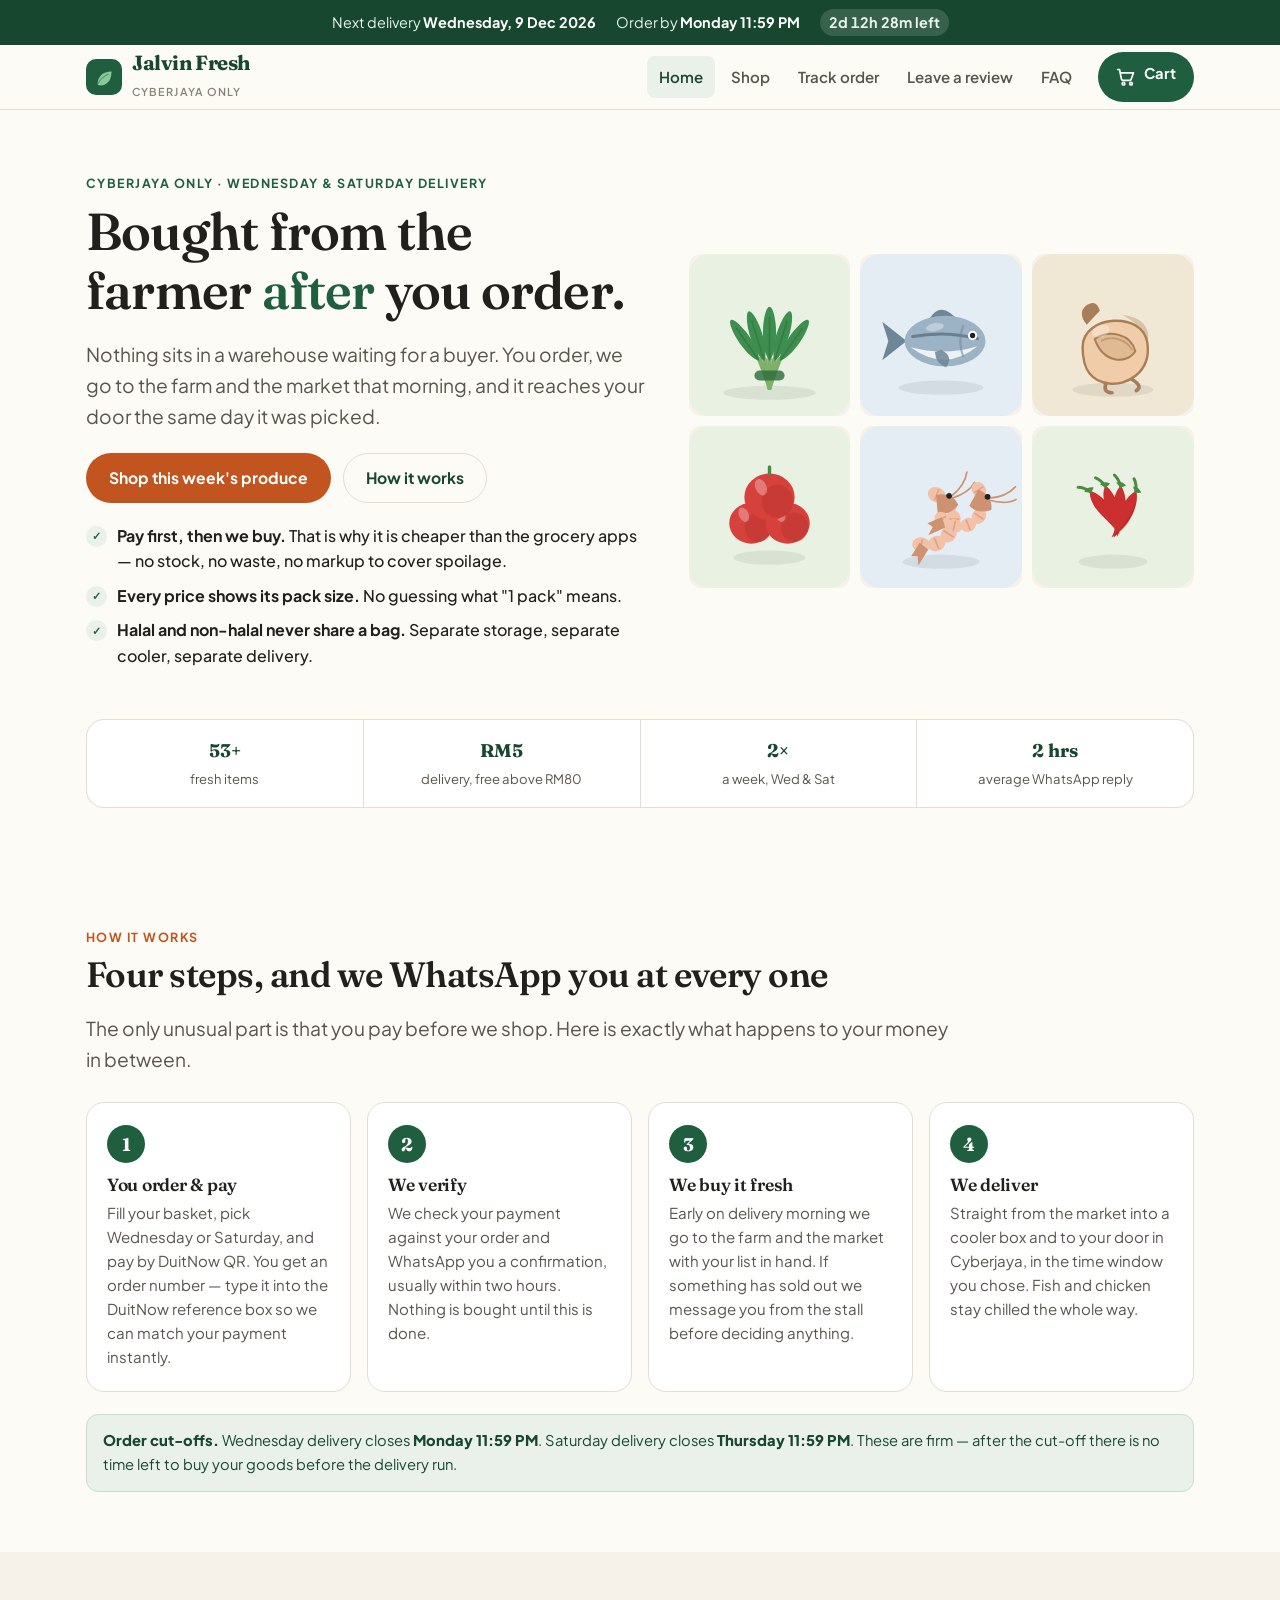
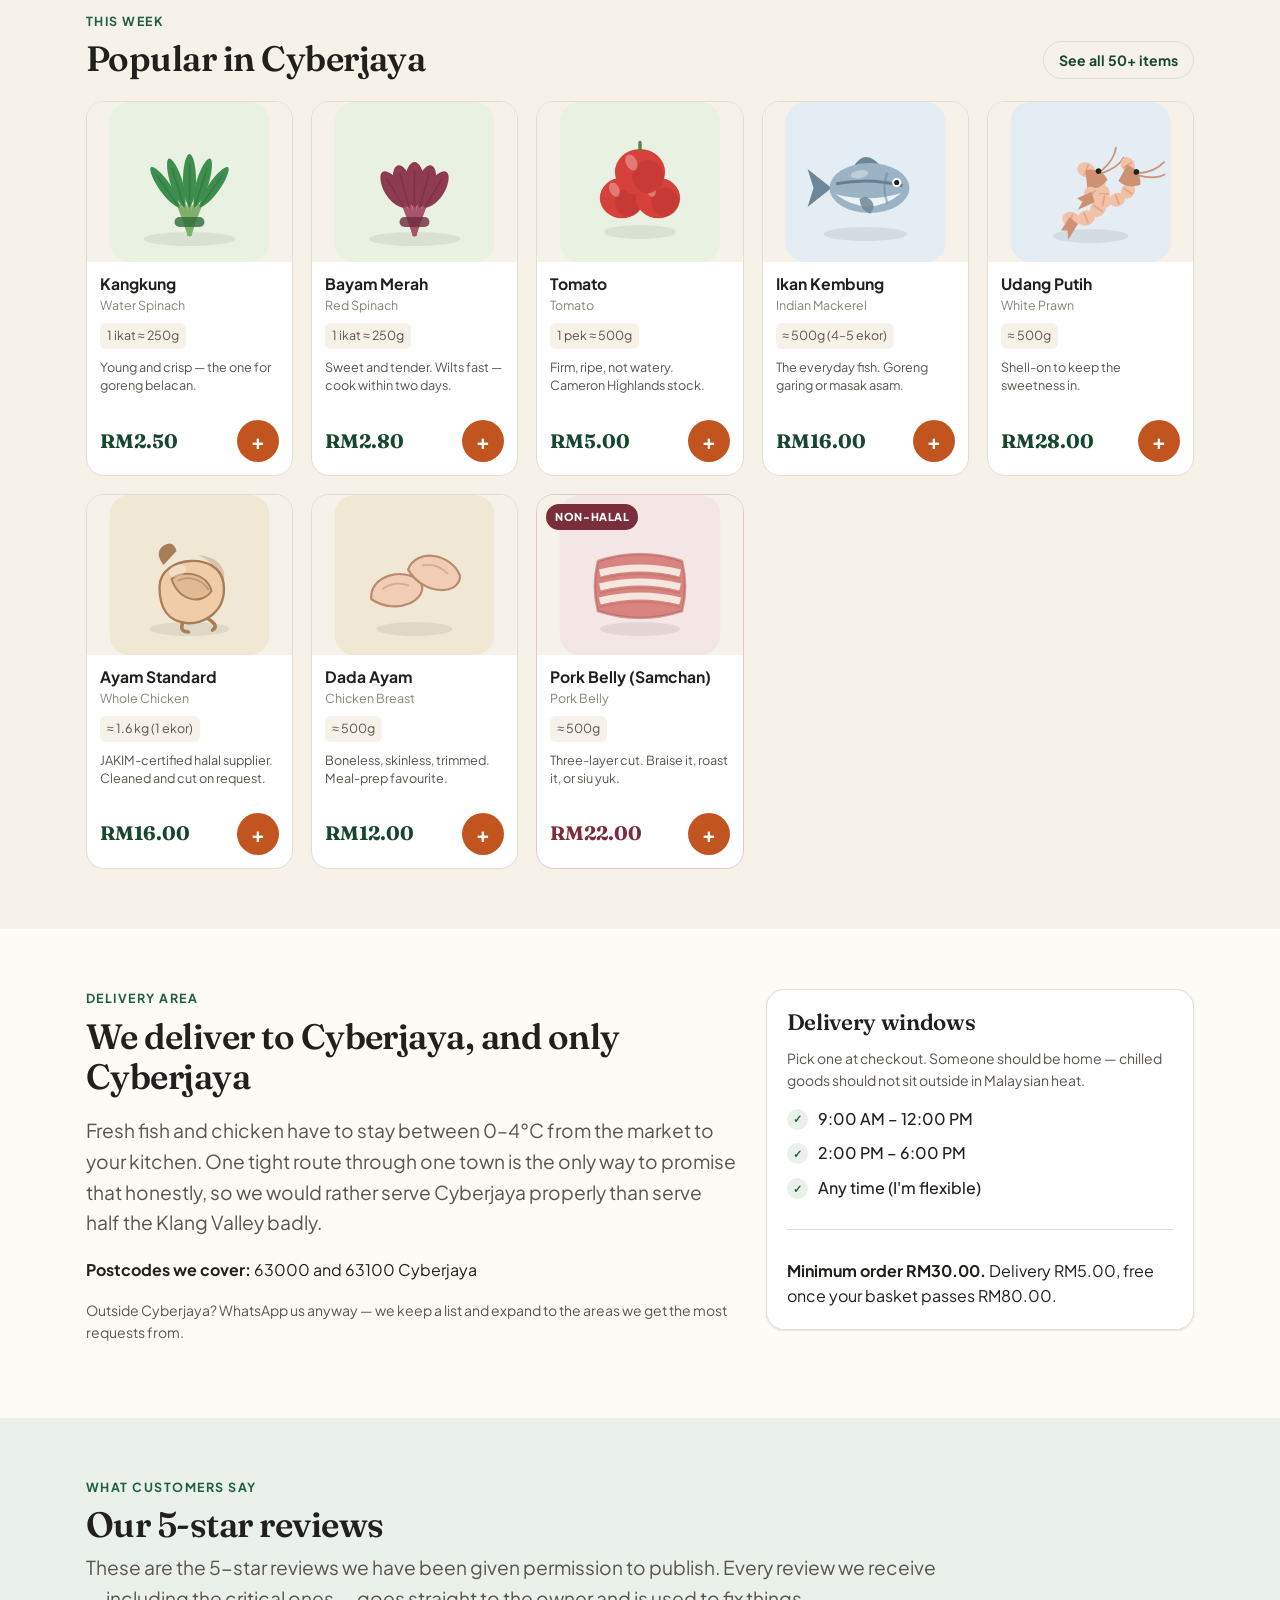
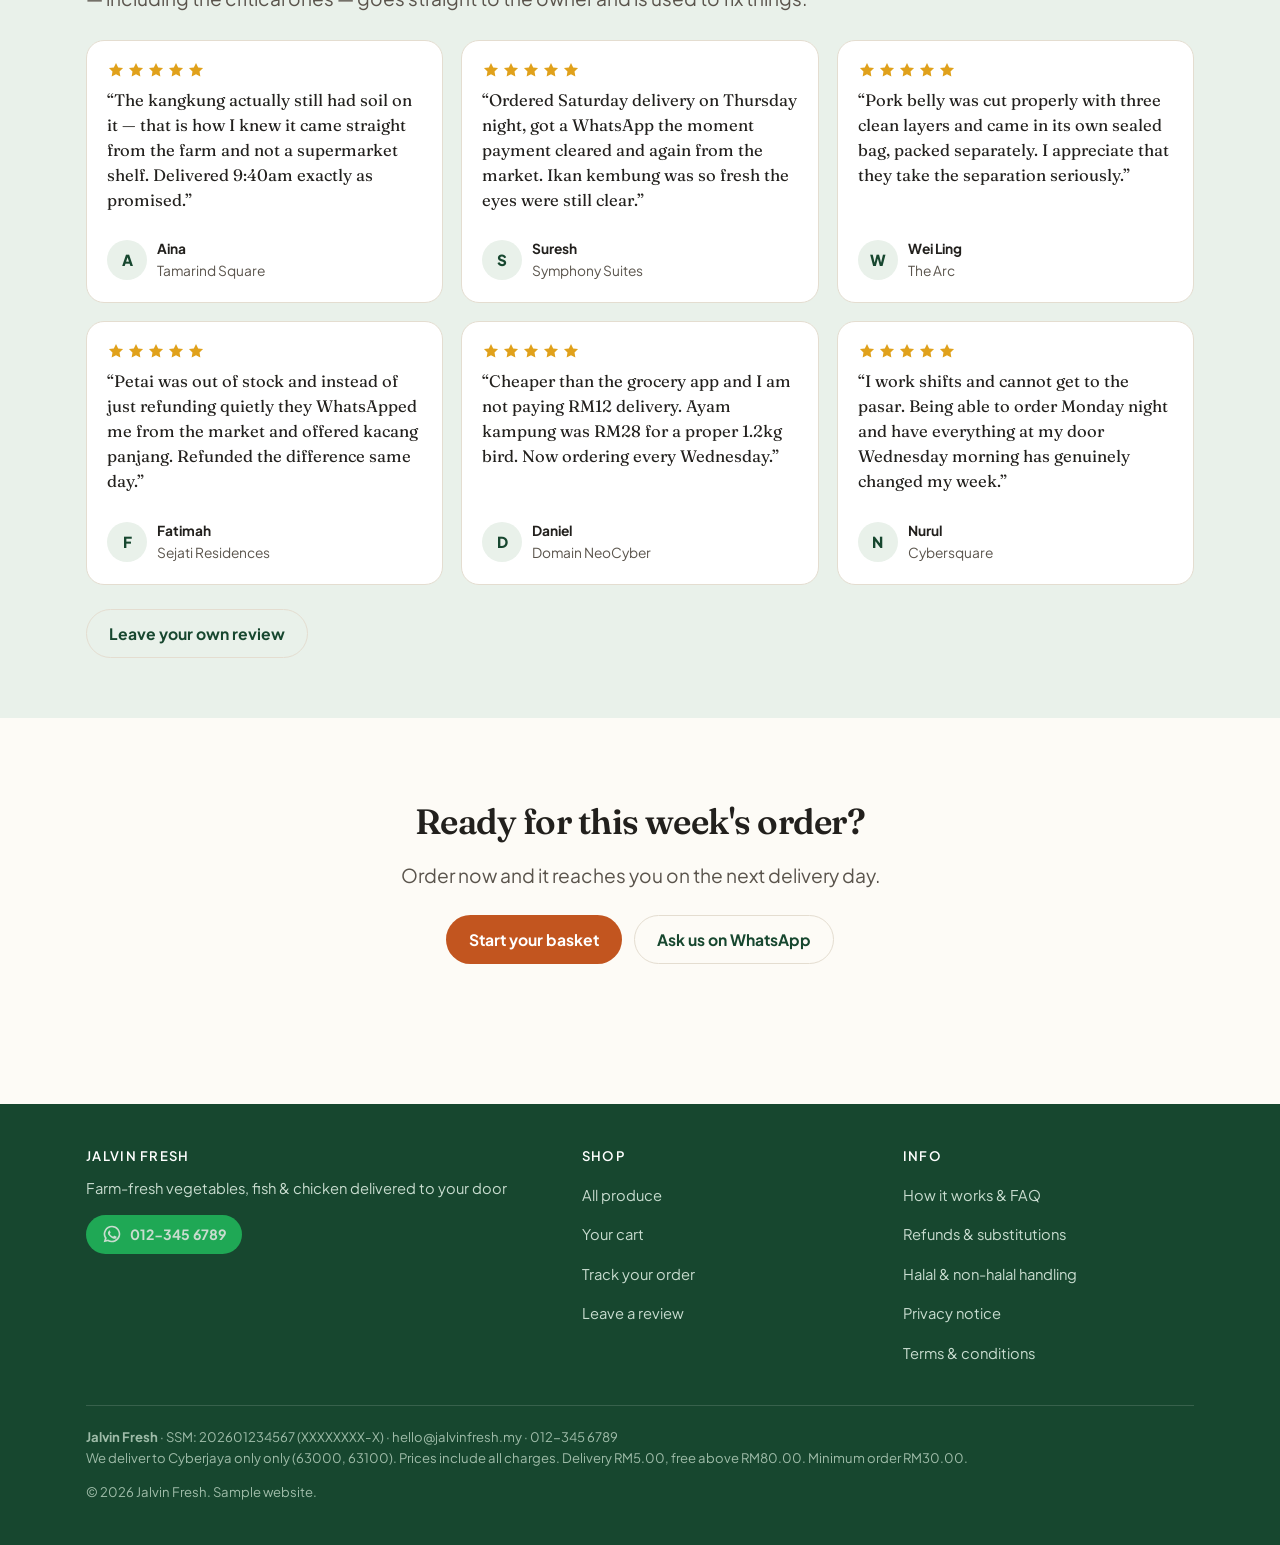
<file: index.html>
<!doctype html>
<html lang="en">
<head>
<meta charset="utf-8">
<meta name="viewport" content="width=device-width, initial-scale=1">
<title>Jalvin Fresh — Farm-fresh sayur, ikan &amp; ayam delivered in Cyberjaya</title>
<meta name="description" content="Order fresh vegetables, fish and halal chicken online in Cyberjaya. We buy from the farmer only after you order, so nothing sits in a warehouse. Delivered Wednesday and Saturday.">
<meta name="theme-color" content="#1F5F3F">
<link rel="icon" href="assets/img/favicon.svg" type="image/svg+xml">
<!-- Link preview card. Most customers will meet this site as a link pasted
     into a WhatsApp group, so the card is the first impression. -->
<meta property="og:type" content="website">
<meta property="og:title" content="Jalvin Fresh — farm-fresh groceries, Cyberjaya">
<meta property="og:description" content="Sayur, ikan and halal ayam bought fresh from the farmer after you order. Delivered Wednesday and Saturday. RM5 delivery, free above RM80.">
<meta property="og:image" content="assets/img/og-cover.svg">
<meta name="twitter:card" content="summary_large_image">
<link rel="stylesheet" href="assets/css/styles.css">
</head>
<body>
<div id="site-head"></div>

<main>
  <!-- HERO ------------------------------------------------------------- -->
  <section class="hero">
    <div class="wrap">
      <div class="hero__grid">
        <div>
          <p class="eyebrow">Cyberjaya only · Wednesday &amp; Saturday delivery</p>
          <h1>Bought from the farmer <em>after</em> you order.</h1>
          <p class="lede">Nothing sits in a warehouse waiting for a buyer. You order, we go to the
            farm and the market that morning, and it reaches your door the same day it was picked.</p>
          <div class="row" style="margin-top:22px">
            <a class="btn btn--primary" href="shop.html">Shop this week's produce</a>
            <a class="btn btn--ghost" href="#how">How it works</a>
          </div>
          <ul class="hero__points">
            <li><span class="tick">&#10003;</span><span><b>Pay first, then we buy.</b> That is why it is
              cheaper than the grocery apps — no stock, no waste, no markup to cover spoilage.</span></li>
            <li><span class="tick">&#10003;</span><span><b>Every price shows its pack size.</b> No
              guessing what "1 pack" means.</span></li>
            <li><span class="tick">&#10003;</span><span><b>Halal and non-halal never share a bag.</b>
              Separate storage, separate cooler, separate delivery.</span></li>
          </ul>
        </div>
        <div class="hero__art" id="hero-art" aria-hidden="true"></div>
      </div>
    </div>
  </section>

  <section class="section" style="padding-top:30px">
    <div class="wrap">
      <div class="trust">
        <div><b id="t-count">50+</b><span>fresh items</span></div>
        <div><b>RM5</b><span>delivery, free above RM80</span></div>
        <div><b>2&times;</b><span>a week, Wed &amp; Sat</span></div>
        <div><b>2 hrs</b><span>average WhatsApp reply</span></div>
      </div>
    </div>
  </section>

  <!-- HOW IT WORKS ------------------------------------------------------
       The pay-before-we-buy model is unusual. If it is not explained in the
       first screen or two, first-time visitors bounce. -->
  <section class="section" id="how">
    <div class="wrap">
      <p class="eyebrow alt">How it works</p>
      <h2>Four steps, and we WhatsApp you at every one</h2>
      <p class="lede" style="margin-bottom:28px">The only unusual part is that you pay before we
        shop. Here is exactly what happens to your money in between.</p>
      <div class="steps">
        <div class="step">
          <h3>You order &amp; pay</h3>
          <p>Fill your basket, pick Wednesday or Saturday, and pay by DuitNow QR. You get an order
            number — type it into the DuitNow reference box so we can match your payment instantly.</p>
        </div>
        <div class="step">
          <h3>We verify</h3>
          <p>We check your payment against your order and WhatsApp you a confirmation, usually within
            two hours. Nothing is bought until this is done.</p>
        </div>
        <div class="step">
          <h3>We buy it fresh</h3>
          <p>Early on delivery morning we go to the farm and the market with your list in hand. If
            something has sold out we message you from the stall before deciding anything.</p>
        </div>
        <div class="step">
          <h3>We deliver</h3>
          <p>Straight from the market into a cooler box and to your door in Cyberjaya, in the time
            window you chose. Fish and chicken stay chilled the whole way.</p>
        </div>
      </div>
      <div class="notice notice--info" style="margin-top:22px">
        <b>Order cut-offs.</b> Wednesday delivery closes <b>Monday 11:59 PM</b>. Saturday delivery
        closes <b>Thursday 11:59 PM</b>. These are firm — after the cut-off there is no time left to
        buy your goods before the delivery run.
      </div>
    </div>
  </section>

  <!-- POPULAR ------------------------------------------------------------ -->
  <section class="section" style="background:var(--surface-2)">
    <div class="wrap">
      <div class="row between" style="align-items:flex-end;margin-bottom:22px">
        <div>
          <p class="eyebrow">This week</p>
          <h2 style="margin:0">Popular in Cyberjaya</h2>
        </div>
        <a class="btn btn--ghost btn--sm" href="shop.html">See all 50+ items</a>
      </div>
      <div class="grid" id="popular"></div>
    </div>
  </section>

  <!-- DELIVERY AREA ------------------------------------------------------ -->
  <section class="section">
    <div class="wrap">
      <div class="two-col">
        <div>
          <p class="eyebrow">Delivery area</p>
          <h2>We deliver to Cyberjaya, and only Cyberjaya</h2>
          <p class="lede">Fresh fish and chicken have to stay between 0&ndash;4&deg;C from the market
            to your kitchen. One tight route through one town is the only way to promise that
            honestly, so we would rather serve Cyberjaya properly than serve half the Klang Valley
            badly.</p>
          <p><b>Postcodes we cover:</b> <span id="zone-codes"></span></p>
          <p class="muted small">Outside Cyberjaya? WhatsApp us anyway — we keep a list and expand to
            the areas we get the most requests from.</p>
        </div>
        <div class="card">
          <h3 style="margin-top:0">Delivery windows</h3>
          <p class="muted small" style="margin-bottom:14px">Pick one at checkout. Someone should be
            home — chilled goods should not sit outside in Malaysian heat.</p>
          <ul class="hero__points" style="margin:0" id="windows"></ul>
          <hr>
          <p style="margin:0"><b>Minimum order <span id="min-order"></span>.</b> Delivery
            <span id="del-fee"></span>, free once your basket passes <span id="free-above"></span>.</p>
        </div>
      </div>
    </div>
  </section>

  <!-- REVIEWS -------------------------------------------------------------
       Only 5-star reviews get published here, so the heading says so plainly.
       Implying these are all the reviews would be misleading. -->
  <section class="section" style="background:var(--green-tint)">
    <div class="wrap">
      <p class="eyebrow">What customers say</p>
      <h2 style="margin-bottom:.2em">Our 5-star reviews</h2>
      <p class="lede" style="margin-bottom:26px">These are the 5-star reviews we have been given
        permission to publish. Every review we receive — including the critical ones — goes straight
        to the owner and is used to fix things.</p>
      <div class="grid" id="reviews" style="grid-template-columns:repeat(auto-fill,minmax(280px,1fr))"></div>
      <div class="row" style="margin-top:24px">
        <a class="btn btn--ghost" href="review.html">Leave your own review</a>
      </div>
    </div>
  </section>

  <!-- FINAL CTA ---------------------------------------------------------- -->
  <section class="section-lg">
    <div class="wrap center">
      <h2>Ready for this week's order?</h2>
      <p class="lede" style="margin:0 auto 24px">Order now and it reaches you on the next
        delivery day.</p>
      <div class="row" style="justify-content:center">
        <a class="btn btn--primary" href="shop.html">Start your basket</a>
        <a class="btn btn--ghost" id="wa-hero" href="#" target="_blank" rel="noopener">Ask us on WhatsApp</a>
      </div>
    </div>
  </section>
</main>

<div id="site-foot"></div>

<script src="assets/js/config.js"></script>
<script src="data/products.js"></script>
<script src="data/reviews.js"></script>
<script src="assets/js/store.js"></script>
<script src="assets/js/catalogue.js"></script>
<script>
(function () {
  const S = window.Store, C = window.CONFIG;
  S.layout("index.html");

  const all = S.allProducts();

  // Hero collage — one recognisable item from each category.
  const heroIds = ["kangkung", "ikan-kembung", "ayam-standard",
                   "tomato", "udang-putih", "cili-merah"];
  document.getElementById("hero-art").innerHTML = heroIds
    .map(id => all.find(p => p.id === id))
    .filter(Boolean)
    .map(p => '<img src="' + S.esc(p.image) + '" alt="" width="160" height="160">')
    .join("");

  document.getElementById("t-count").textContent = all.length + "+";

  // Popular = a spread across all four categories, so the non-halal section is
  // visible from the homepage rather than hidden away.
  const picks = ["kangkung", "bayam", "tomato", "ikan-kembung", "udang-putih",
                 "ayam-standard", "dada-ayam", "pork-belly"];
  const popular = picks.map(id => all.find(p => p.id === id)).filter(Boolean);
  const host = document.getElementById("popular");
  window.Catalogue.render(host, popular);
  window.Catalogue.wire(host);

  document.getElementById("zone-codes").textContent =
    C.allowedPostcodes.join(" and ") + " " + C.allowedAreaName;
  document.getElementById("min-order").textContent = S.money(C.minimumOrder);
  document.getElementById("del-fee").textContent = S.money(C.deliveryFee);
  document.getElementById("free-above").textContent = S.money(C.freeDeliveryAbove);
  document.getElementById("windows").innerHTML = C.deliveryWindows
    .map(w => '<li><span class="tick">&#10003;</span><span>' + S.esc(w) + "</span></li>").join("");

  document.getElementById("wa-hero").href =
    S.waLink("Hi " + C.business.ownerName + "! I saw the Jalvin Fresh website and have a question.");

  const rv = (window.REVIEWS_DATA && window.REVIEWS_DATA.reviews) || [];
  document.getElementById("reviews").innerHTML = rv.slice(0, 6).map(r =>
    '<article class="review">' +
      S.starsHtml(r.stars) +
      '<p class="review__text">&ldquo;' + S.esc(r.text) + '&rdquo;</p>' +
      '<div class="row" style="gap:10px;margin-top:auto">' +
        '<span class="avatar">' + S.esc(r.name.charAt(0)) + "</span>" +
        '<span class="review__who"><b>' + S.esc(r.name) + "</b><br>" + S.esc(r.area) + "</span>" +
      "</div></article>").join("");
})();
</script>
</body>
</html>
</file>
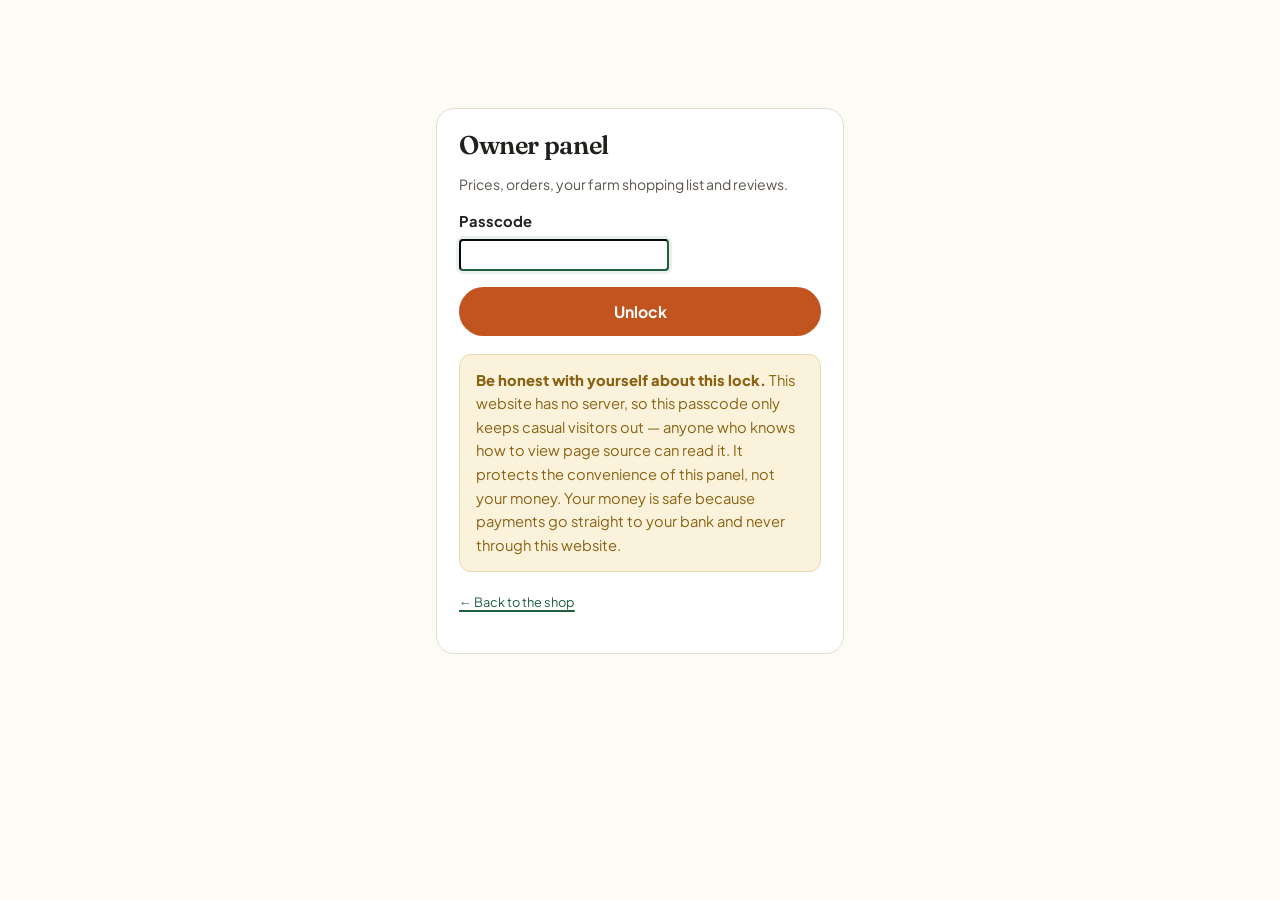
<file: admin.html>
<!doctype html>
<html lang="en">
<head>
<meta charset="utf-8">
<meta name="viewport" content="width=device-width, initial-scale=1">
<title>Owner panel — Jalvin Fresh</title>
<meta name="robots" content="noindex, nofollow">
<link rel="icon" href="assets/img/favicon.svg" type="image/svg+xml">
<link rel="stylesheet" href="assets/css/styles.css">
</head>
<body>

<!-- LOCK ------------------------------------------------------------- -->
<div id="lock" class="wrap" style="max-width:440px;padding-top:12vh">
  <div class="panel">
    <h1 style="font-size:1.6rem">Owner panel</h1>
    <p class="muted small">Prices, orders, your farm shopping list and reviews.</p>
    <form id="lock-form">
      <div class="field">
        <label for="pass">Passcode</label>
        <input type="password" id="pass" autocomplete="current-password" autofocus>
        <div class="err" id="pass-err"></div>
      </div>
      <button class="btn btn--primary btn--block" type="submit">Unlock</button>
    </form>
    <div class="notice notice--warn" style="margin-top:18px">
      <b>Be honest with yourself about this lock.</b> This website has no server, so this passcode
      only keeps casual visitors out — anyone who knows how to view page source can read it. It
      protects the convenience of this panel, not your money. Your money is safe because payments go
      straight to your bank and never through this website.
    </div>
    <p class="tiny muted" style="margin-top:14px"><a href="index.html" style="display:inline-block;padding:6px 0;min-height:24px">&larr; Back to the shop</a></p>
  </div>
</div>

<!-- PANEL ------------------------------------------------------------ -->
<div id="panel" hidden>
  <div class="site-head"><div class="wrap"><div class="site-head__inner">
    <a class="brand" href="index.html">
      <span class="brand__mark" style="color:#8FCF9F">
        <svg viewBox="0 0 24 24" fill="currentColor"><path d="M4 20c0-9 6-15 16-15 0 11-6 16-13 16-1 0-2 0-3-1z"/></svg>
      </span>
      <span><span class="brand__name">Owner panel</span><br>
      <span class="brand__sub">Jalvin Fresh</span></span>
    </a>
    <div class="row" style="margin-left:auto;gap:8px">
      <a class="btn btn--ghost btn--sm" href="index.html" target="_blank">View shop</a>
      <button class="btn btn--ghost btn--sm" id="lock-again">Lock</button>
    </div>
  </div></div></div>

  <div class="wrap section">
    <div id="dirty-banner"></div>

    <div class="tabs" role="tablist">
      <button role="tab" data-tab="products" aria-selected="true">Prices &amp; products</button>
      <button role="tab" data-tab="orders" aria-selected="false">Orders</button>
      <button role="tab" data-tab="farm" aria-selected="false">Farm list</button>
      <button role="tab" data-tab="reviews" aria-selected="false">Reviews</button>
      <button role="tab" data-tab="settings" aria-selected="false">Settings</button>
    </div>

    <!-- PRODUCTS ---------------------------------------------------- -->
    <section data-panel="products">
      <div class="row between" style="margin-bottom:14px">
        <div>
          <h2 style="margin:0">Prices &amp; products</h2>
          <p class="muted small" style="margin:4px 0 0">Change a price, mark something sold out, or
            add a new item. Nothing reaches your customers until you publish.</p>
        </div>
        <div class="row" style="gap:8px">
          <button class="btn btn--ghost btn--sm" id="p-revert">Undo all changes</button>
          <button class="btn btn--primary btn--sm" id="p-export">Publish &rarr; download products.js</button>
        </div>
      </div>

      <div class="notice notice--info" style="margin-bottom:16px">
        <b>How publishing works.</b> Edit the table below &rarr; click <b>Publish</b> &rarr; your
        browser downloads <code>products.js</code> &rarr; upload that file to your website's
        <code>data/</code> folder, replacing the old one. That's it.
      </div>

      <div class="row" style="margin-bottom:12px">
        <input type="text" id="p-search" placeholder="Filter products…" style="max-width:260px">
        <select id="p-cat" style="max-width:220px"></select>
        <span class="grow"></span>
        <button class="btn btn--ghost btn--sm" id="p-add">+ Add a product</button>
      </div>

      <div class="table-wrap">
        <table id="p-table">
          <thead><tr>
            <th>Item</th><th>Pack size</th>
            <th class="num">Cost</th><th class="num">Sell</th><th class="num">Margin</th>
            <th class="num">Max/round</th><th>In stock</th><th></th>
          </tr></thead>
          <tbody></tbody>
        </table>
      </div>
      <p class="muted small" id="p-summary" style="margin-top:12px"></p>
    </section>

    <!-- ORDERS ------------------------------------------------------ -->
    <section data-panel="orders" hidden>
      <h2 style="margin:0">Orders</h2>
      <p class="muted small">Copy a customer's WhatsApp order message, paste it here, and it fills
        itself in. No retyping.</p>

      <div class="two-col" style="margin-top:18px">
        <div>
          <div class="panel">
            <h3 style="margin-top:0">Paste a WhatsApp order</h3>
            <textarea id="o-paste" style="min-height:150px;font-family:ui-monospace,monospace;font-size:.85rem"
              placeholder="In WhatsApp: long-press the order message &rarr; Copy &rarr; paste here"></textarea>
            <div id="o-preview" style="margin-top:12px"></div>
            <div class="row" style="margin-top:12px">
              <button class="btn btn--ghost btn--sm" id="o-check">Check it</button>
              <button class="btn btn--primary btn--sm" id="o-save">Save this order</button>
            </div>
          </div>
        </div>
        <div class="sticky-col">
          <div class="card">
            <h4 style="margin-top:0">Verifying a payment</h4>
            <ol class="small muted" style="padding-left:18px;margin:0">
              <li>Find the order number in your bank's DuitNow reference.</li>
              <li>Check the amount matches the order total exactly.</li>
              <li>Set the status below to <b>Payment verified</b>.</li>
              <li>Reply on WhatsApp so the customer knows.</li>
            </ol>
            <div class="notice notice--warn" style="margin-top:14px">
              Never buy anything before the money is actually in your account. A receipt screenshot
              can be edited — your bank balance cannot.
            </div>
          </div>
        </div>
      </div>

      <div class="row between" style="margin:26px 0 12px">
        <h3 style="margin:0">Saved orders</h3>
        <button class="btn btn--primary btn--sm" id="o-export">Publish statuses &rarr; order-status.js</button>
      </div>
      <div class="table-wrap">
        <table id="o-table">
          <thead><tr>
            <th>Order</th><th>Customer</th><th>Delivery</th>
            <th class="num">Total</th><th>Status</th><th>Public update</th><th></th>
          </tr></thead>
          <tbody></tbody>
        </table>
      </div>
      <p class="tiny muted" style="margin-top:10px">The public update is shown to anyone who enters
        this order number on the tracking page, so never put a name, phone number or address in it.</p>
    </section>

    <!-- FARM LIST --------------------------------------------------- -->
    <section data-panel="farm" hidden>
      <div class="row between" style="margin-bottom:6px">
        <div>
          <h2 style="margin:0">Farm shopping list</h2>
          <p class="muted small" style="margin:4px 0 0">Every order for one delivery day, added up
            into a single list. Print it and take it to the market.</p>
        </div>
        <button class="btn btn--ghost btn--sm no-print" onclick="window.print()">Print</button>
      </div>
      <div class="row no-print" style="margin:16px 0">
        <label class="label" for="f-date" style="margin:0">Delivery date</label>
        <select id="f-date" style="max-width:280px"></select>
      </div>
      <div id="f-summary"></div>
      <div class="table-wrap" style="margin-top:16px">
        <table id="f-table">
          <thead><tr>
            <th>Buy this</th><th>Pack</th><th class="num">Qty</th>
            <th class="num">Est. cost</th><th class="num">Customers paid</th><th>Got it</th>
          </tr></thead>
          <tbody></tbody>
        </table>
      </div>
      <div id="f-orders" style="margin-top:26px"></div>
    </section>

    <!-- REVIEWS ----------------------------------------------------- -->
    <section data-panel="reviews" hidden>
      <div class="row between" style="margin-bottom:14px">
        <div>
          <h2 style="margin:0">Reviews</h2>
          <p class="muted small" style="margin:4px 0 0">5-star reviews can be published once you
            approve them. Anything below 5 stars stays here, for your eyes only.</p>
        </div>
        <button class="btn btn--primary btn--sm" id="r-export">Publish &rarr; download reviews.js</button>
      </div>

      <div class="two-col">
        <div>
          <div class="panel">
            <h3 style="margin-top:0">Add a review you received</h3>
            <div class="field-row">
              <div class="field">
                <label for="r-name">Customer's first name</label>
                <input type="text" id="r-name" placeholder="Aina">
              </div>
              <div class="field">
                <label for="r-area">Condo / area</label>
                <input type="text" id="r-area" placeholder="Tamarind Square">
              </div>
            </div>
            <div class="field">
              <label for="r-stars">Stars</label>
              <select id="r-stars">
                <option value="5">5 — can be published</option>
                <option value="4">4 — private</option>
                <option value="3">3 — private</option>
                <option value="2">2 — private</option>
                <option value="1">1 — private</option>
              </select>
            </div>
            <div class="field">
              <label for="r-text">What they said</label>
              <textarea id="r-text"></textarea>
            </div>
            <div class="field">
              <label for="r-consent" class="label">
                <input type="checkbox" id="r-consent" style="width:auto;min-height:0">
                They gave permission to publish it
              </label>
              <p class="hint">Only tick this if they actually said yes. Publishing someone's words
                without asking is both rude and a PDPA problem.</p>
            </div>
            <button class="btn btn--green btn--block" id="r-add">Save review</button>
          </div>
        </div>
        <div class="sticky-col">
          <div class="card">
            <h4 style="margin-top:0">Why the split</h4>
            <p class="small muted" style="margin:0">Publishing only 5-star reviews means your public
              page shows your <b>best</b> reviews, not a representative sample. The website says that
              out loud on the homepage and the review form, so nobody is misled. Reviews below 5
              stars are worth more to you than any of the good ones — they are the only place your
              next improvement is written down.</p>
          </div>
        </div>
      </div>

      <h3 style="margin-top:30px">Published on your website</h3>
      <div id="r-published" class="grid" style="grid-template-columns:repeat(auto-fill,minmax(270px,1fr))"></div>

      <h3 style="margin-top:30px">Waiting for your approval</h3>
      <div id="r-pending" class="grid" style="grid-template-columns:repeat(auto-fill,minmax(270px,1fr))"></div>

      <h3 style="margin-top:30px">Private — for improving the business</h3>
      <p class="muted small">Never published. Write down what you did about each one.</p>
      <div id="r-private" class="grid" style="grid-template-columns:repeat(auto-fill,minmax(270px,1fr))"></div>
    </section>

    <!-- SETTINGS ---------------------------------------------------- -->
    <section data-panel="settings" hidden>
      <h2 style="margin:0">Settings</h2>
      <p class="muted small">These live in <code>assets/js/config.js</code>. Change the value, save
        the file, upload it — the whole website updates.</p>
      <div class="table-wrap" style="margin-top:18px">
        <table><thead><tr><th>Setting</th><th>Now</th><th>Where to change it</th></tr></thead>
        <tbody id="s-table"></tbody></table>
      </div>
      <div class="notice notice--warn" style="margin-top:20px">
        <b>Before you go live, replace the placeholders.</b> Malaysian law requires an online shop to
        show its registered business name, SSM number, email and phone. Those are in the
        <code>business</code> block of <code>config.js</code>, and they appear in the footer of every
        page. Also replace <code>assets/img/duitnow-qr.svg</code> with your own DuitNow QR, and
        change the admin passcode.
      </div>
    </section>
  </div>
</div>

<script src="assets/js/config.js"></script>
<script src="data/products.js"></script>
<script src="data/reviews.js"></script>
<script src="data/order-status.js"></script>
<script src="assets/js/store.js"></script>
<script src="assets/js/admin.js"></script>
<script src="assets/js/admin-ui.js"></script>
</body>
</html>
</file>
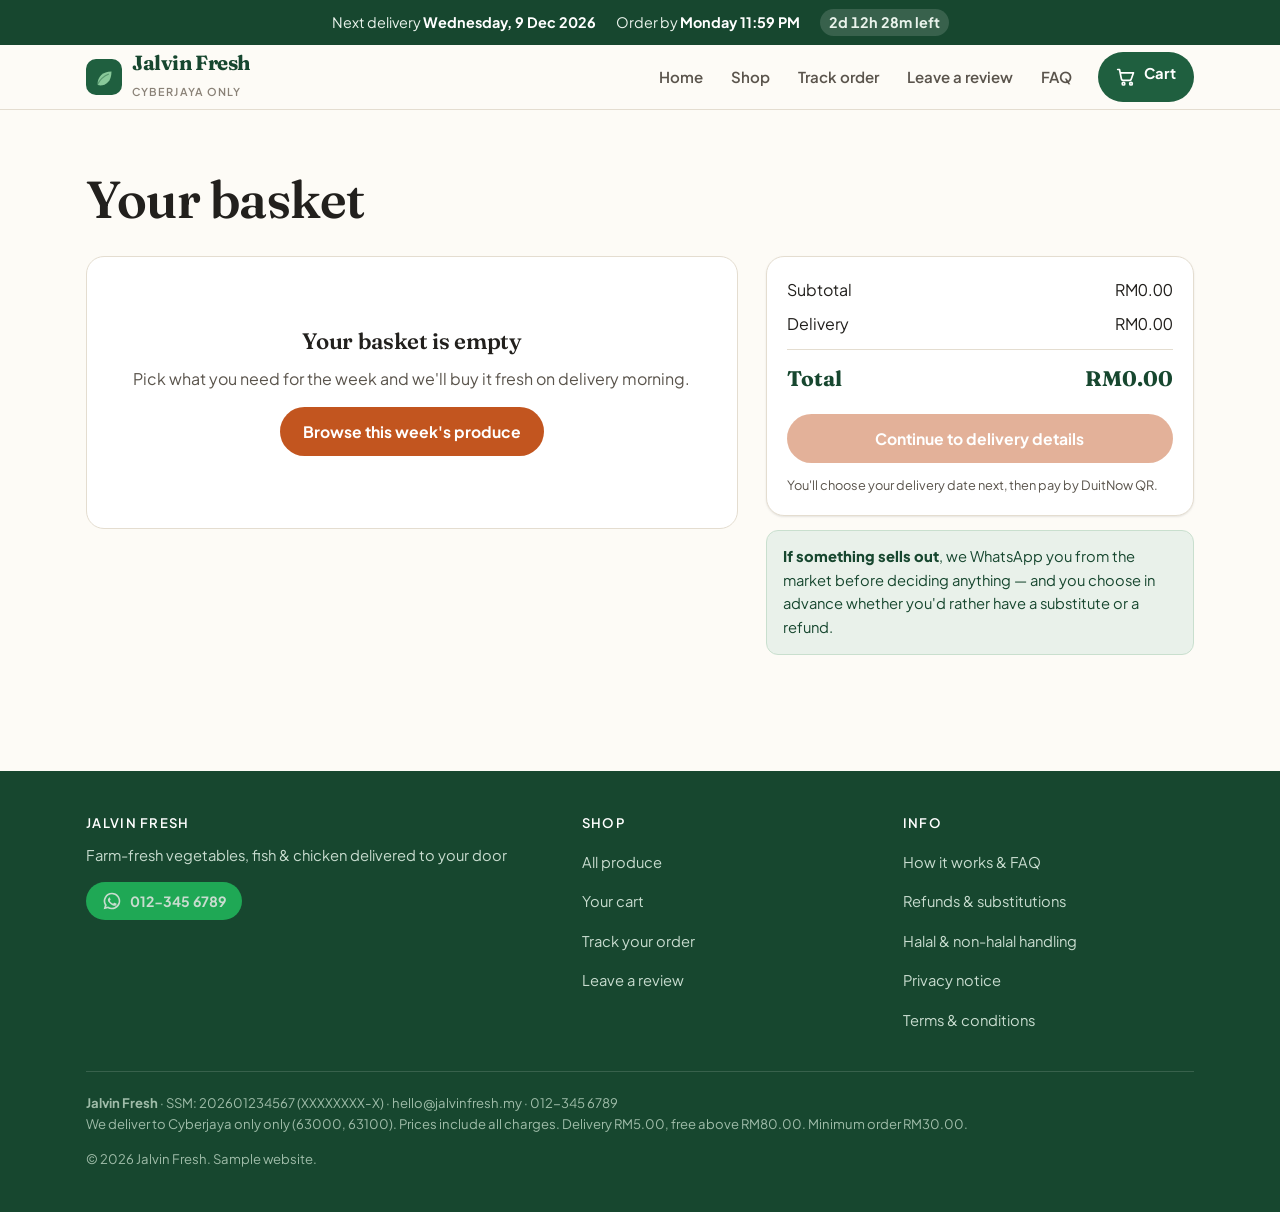
<file: cart.html>
<!doctype html>
<html lang="en">
<head>
<meta charset="utf-8">
<meta name="viewport" content="width=device-width, initial-scale=1">
<title>Your basket — Jalvin Fresh</title>
<meta name="description" content="Review your basket, choose a Wednesday or Saturday delivery, pay by DuitNow QR and send your order on WhatsApp.">
<meta name="theme-color" content="#1F5F3F">
<meta name="robots" content="noindex">
<link rel="icon" href="assets/img/favicon.svg" type="image/svg+xml">
<link rel="stylesheet" href="assets/css/styles.css">
</head>
<body>
<div id="site-head"></div>

<main>
  <section class="section">
    <div class="wrap">
      <h1 id="page-title">Your basket</h1>

      <!-- STEP 1 — basket ---------------------------------------------- -->
      <div id="step-cart">
        <div class="two-col" style="margin-top:22px">
          <div class="panel" id="cart-lines"></div>
          <div class="sticky-col">
            <div class="card">
              <div id="cart-totals"></div>
              <button class="btn btn--primary btn--block" id="to-details" style="margin-top:18px">
                Continue to delivery details
              </button>
              <p class="tiny muted" style="margin:12px 0 0">
                You'll choose your delivery date next, then pay by DuitNow QR.
              </p>
            </div>
            <div class="notice notice--info" style="margin-top:14px">
              <b>If something sells out</b>, we WhatsApp you from the market before deciding
              anything — and you choose in advance whether you'd rather have a substitute or a refund.
            </div>
          </div>
        </div>
      </div>

      <!-- STEP 2 — details --------------------------------------------- -->
      <div id="step-details" hidden>
        <p class="lede">Where are we delivering, and when?</p>
        <form id="details-form" novalidate>
          <div class="two-col" style="margin-top:20px">
            <div class="panel">
              <h3 style="margin-top:0">Delivery date</h3>
              <p class="muted small">We buy your goods the morning of delivery. Once a cut-off passes,
                that date disappears from this list — there'd be no time left to shop for it.</p>
              <div id="date-choices"></div>
              <div class="err" data-err="delivery"></div>

              <h3 style="margin-top:26px">Time window</h3>
              <p class="muted small">Someone should be home — chilled goods shouldn't sit outside.</p>
              <div class="field">
                <label class="label" for="window">Preferred window</label>
                <select name="window" id="window"></select>
              </div>
              <label class="choice" style="margin-top:4px">
                <input type="checkbox" name="leaveAtDoor" value="1">
                <b>It's fine to leave it at my door</b>
                <span class="why">Only choose this if you have a safe, shaded spot. We'll send a
                  photo when we drop it off.</span>
              </label>

              <h3 style="margin-top:26px">If something is out of stock</h3>
              <p class="muted small">Market stock changes by the hour. Tell us now what you'd prefer.</p>
              <div id="sub-choices"></div>
              <div class="err" data-err="substitution"></div>
            </div>

            <div class="panel">
              <h3 style="margin-top:0">Your details</h3>
              <div class="field">
                <label for="name">Full name</label>
                <input type="text" id="name" name="name" autocomplete="name" placeholder="e.g. Aina Rahman">
                <div class="err" data-err="name"></div>
              </div>
              <div class="field">
                <label for="phone">WhatsApp number</label>
                <p class="hint">This is how we confirm your payment and message you from the market.</p>
                <input type="tel" id="phone" name="phone" autocomplete="tel" placeholder="012-345 6789">
                <div class="err" data-err="phone"></div>
              </div>
              <div class="field-row">
                <div class="field">
                  <label for="postcode">Postcode</label>
                  <select id="postcode" name="postcode"></select>
                  <div class="err" data-err="postcode"></div>
                </div>
                <div class="field">
                  <label for="neighbourhood">Condo / area</label>
                  <select id="neighbourhood" name="neighbourhood"></select>
                </div>
              </div>
              <div class="field">
                <label for="address">Unit, block &amp; street</label>
                <p class="hint">Be specific — our driver has a tight route and chilled goods.</p>
                <textarea id="address" name="address" autocomplete="street-address"
                  placeholder="e.g. A-12-3, Block A, Jalan Impact"></textarea>
                <div class="err" data-err="address"></div>
              </div>
              <div class="field">
                <label for="notes">Anything else? <span class="muted">(optional)</span></label>
                <textarea id="notes" name="notes" placeholder="e.g. Please call when you're downstairs, lift is slow"></textarea>
              </div>
            </div>
          </div>

          <div class="row" style="margin-top:22px">
            <button type="button" class="btn btn--ghost" id="back-to-cart">Back to basket</button>
            <button type="submit" class="btn btn--primary grow">Continue to payment</button>
          </div>
        </form>
      </div>

      <!-- STEP 3 — pay & send ------------------------------------------ -->
      <div id="step-pay" hidden>
        <div class="two-col" style="margin-top:20px">
          <div class="panel">
            <h3 style="margin-top:0">1. Note your order number</h3>
            <p class="muted small">Type this into the <b>Reference</b> box when you pay. It's how we
              match your payment to your order in seconds instead of hunting for it.</p>
            <p><span class="orderref" id="ref"></span></p>

            <h3 style="margin-top:26px">2. Pay by DuitNow QR</h3>
            <p class="muted small">Scan with any Malaysian banking app. Pay the exact amount.</p>
            <div class="qr-box">
              <img id="qr" alt="DuitNow QR code for Jalvin Fresh">
              <p style="margin-top:12px"><b id="pay-name"></b><br>
                <span class="muted small">Amount to pay</span><br>
                <span class="orderref" id="pay-amount" style="border-style:solid"></span></p>
            </div>

            <h3 style="margin-top:26px">3. Send us the order</h3>
            <p class="muted small">This opens WhatsApp with your whole order already typed out.
              <b>Attach your payment screenshot in the same chat</b> — that's what we check against
              your order.</p>
            <a class="btn btn--wa btn--block" id="send-wa" href="#" target="_blank" rel="noopener">
              Send my order on WhatsApp
            </a>
            <p class="tiny muted" style="margin-top:12px">Not working? WhatsApp us on
              <a id="wa-plain" href="#"></a> and quote your order number.</p>
          </div>

          <div class="sticky-col">
            <div class="card">
              <h4 style="margin-top:0">Order summary</h4>
              <div id="pay-summary"></div>
            </div>
            <div class="notice notice--warn" style="margin-top:14px">
              <b>Nothing is bought until we verify your payment.</b> You'll get a WhatsApp
              confirmation, usually within 2 hours. If we can't verify it, we refund you in full.
            </div>
            <button class="btn btn--ghost btn--block" id="back-to-details" style="margin-top:14px">
              Change my details
            </button>
          </div>
        </div>
      </div>
    </div>
  </section>
</main>

<div id="site-foot"></div>

<script src="assets/js/config.js"></script>
<script src="data/products.js"></script>
<script src="assets/js/store.js"></script>
<script src="assets/js/checkout.js"></script>
<script>
(function () {
  const S = window.Store, C = window.CONFIG, K = window.Checkout;
  S.layout("cart.html");
  document.getElementById("qr").src = C.payment.qrImage;

  const stepCart = document.getElementById("step-cart");
  const stepDetails = document.getElementById("step-details");
  const stepPay = document.getElementById("step-pay");
  const form = document.getElementById("details-form");
  const title = document.getElementById("page-title");

  function show(which) {
    stepCart.hidden = which !== "cart";
    stepDetails.hidden = which !== "details";
    stepPay.hidden = which !== "pay";
    title.textContent = which === "cart" ? "Your basket"
                      : which === "details" ? "Delivery details" : "Pay & send";
    window.scrollTo({ top: 0, behavior: "smooth" });
  }

  /* ---- step 1 ---- */
  function drawCart() {
    const any = K.renderCart(document.getElementById("cart-lines"));
    const t = K.renderTotals(document.getElementById("cart-totals"));
    const go = document.getElementById("to-details");
    go.toggleAttribute("disabled", !any || t.belowMinimum);
    return t;
  }
  drawCart();

  document.getElementById("cart-lines").addEventListener("click", e => {
    const rm = e.target.closest("[data-remove]");
    if (rm) { S.removeFromCart(rm.getAttribute("data-remove")); drawCart(); return; }
    const step = e.target.closest("[data-step]");
    if (step) {
      const id = step.closest(".stepper").getAttribute("data-id");
      S.setQty(id, (S.getCart()[id] || 0) + Number(step.getAttribute("data-step")));
      drawCart();
    }
  });

  /* ---- step 2 ---- */
  // Delivery dates are recomputed every time this step opens, so a page left
  // sitting open past a cut-off cannot offer a date we can no longer buy for.
  function drawDates() {
    const slots = S.getAvailableDeliveryDates(new Date(), 4);
    const host = document.getElementById("date-choices");
    if (!slots.length) {
      host.innerHTML = '<div class="notice notice--danger">Ordering is closed at the moment. ' +
        "WhatsApp us and we'll sort something out.</div>";
      return;
    }
    host.innerHTML = slots.map((s, i) =>
      '<label class="choice"><input type="radio" name="delivery" value="' + S.esc(s.deliveryIso) +
        '" data-text="' + S.esc(s.dateText) + '"' + (i === 0 ? " checked" : "") + ">" +
        "<b>" + S.esc(s.dateText) + "</b>" +
        '<span class="why">Order by ' + S.esc(s.cutoffLabel) + " — " +
          S.countdownText(s.msLeft) + " left</span></label>").join("");
    syncChoice(host);
  }

  function syncChoice(host) {
    const paint = () => S.$$(".choice", host).forEach(l =>
      l.classList.toggle("is-on", !!l.querySelector("input:checked")));
    host.addEventListener("change", paint);
    paint();
  }

  document.getElementById("window").innerHTML =
    C.deliveryWindows.map(w => '<option value="' + S.esc(w) + '">' + S.esc(w) + "</option>").join("");
  document.getElementById("postcode").innerHTML =
    '<option value="">Choose…</option>' +
    C.allowedPostcodes.map(p => '<option value="' + S.esc(p) + '">' + S.esc(p) + "</option>").join("");
  document.getElementById("neighbourhood").innerHTML =
    C.neighbourhoods.map(n => '<option value="' + S.esc(n) + '">' + S.esc(n) + "</option>").join("");

  const subHost = document.getElementById("sub-choices");
  subHost.innerHTML = C.substitutionOptions.map((o, i) =>
    '<label class="choice"><input type="radio" name="substitution" value="' + S.esc(o.id) +
      '" data-label="' + S.esc(o.label) + '"' + (i === 0 ? " checked" : "") + ">" +
      "<b>" + S.esc(o.label) + '</b><span class="why">' + S.esc(o.note) + "</span></label>").join("");
  syncChoice(subHost);

  document.getElementById("to-details").addEventListener("click", () => {
    drawDates();
    // Pre-fill from the customer's last order — most grocery orders repeat.
    const last = S.lastOrder();
    if (last && !form.name.value) {
      form.name.value = last.name || "";
      form.phone.value = last.phoneRaw || "";
      form.address.value = last.address || "";
      if (last.postcode) form.postcode.value = last.postcode;
      if (last.neighbourhood) form.neighbourhood.value = last.neighbourhood;
    }
    show("details");
  });
  document.getElementById("back-to-cart").addEventListener("click", () => { drawCart(); show("cart"); });
  document.getElementById("back-to-details").addEventListener("click", () => { drawDates(); show("details"); });

  /* ---- step 3 ---- */
  let order = null;

  form.addEventListener("submit", e => {
    e.preventDefault();
    const errors = K.validate(form);

    // Re-check the cut-off at submit: the customer may have had this page open
    // for hours, and the deadline may have passed while they typed.
    const chosen = form.querySelector('[name="delivery"]:checked');
    if (chosen) {
      const live = S.getAvailableDeliveryDates(new Date(), 4);
      if (!live.some(s => s.deliveryIso === chosen.value)) {
        errors.delivery = "That cut-off just passed while you were filling this in. Please pick another date.";
        drawDates();
      }
    }
    if (!K.showErrors(form, errors)) return;

    const lines = S.cartLines();
    const t = S.totals();
    const sub = form.querySelector('[name="substitution"]:checked');
    const pack = l => ({ name: l.product.ms, pack: l.product.pack, qty: l.qty, total: l.total,
                         id: l.product.id, price: l.product.price });

    order = {
      ref: S.makeOrderRef(),
      placedAt: new Date().toISOString(),
      name: form.name.value.trim(),
      phone: S.normalisePhone(form.phone.value),
      phoneRaw: form.phone.value.trim(),
      postcode: form.postcode.value,
      neighbourhood: form.neighbourhood.value,
      address: form.address.value.trim().replace(/\s*\n\s*/g, ", "),
      deliveryIso: chosen.value,
      deliveryText: chosen.getAttribute("data-text"),
      window: form.window.value + (form.leaveAtDoor.checked ? " · OK to leave at door" : ""),
      substitution: sub.value,
      substitutionLabel: sub.getAttribute("data-label"),
      notes: form.notes.value.trim(),
      halal: lines.halal.map(pack),
      nonhalal: lines.nonhalal.map(pack),
      subtotal: t.subtotal, delivery: t.delivery, grand: t.grand,
      status: "awaiting",
    };

    document.getElementById("ref").textContent = order.ref;
    document.getElementById("qr").src = C.payment.qrImage;
    document.getElementById("pay-name").textContent = C.payment.accountName;
    document.getElementById("pay-amount").textContent = S.money(order.grand);

    const msg = K.buildMessage(order);
    document.getElementById("send-wa").href = S.waLink(msg);
    const plain = document.getElementById("wa-plain");
    plain.href = S.waLink("Hi! I need help with order " + order.ref);
    plain.textContent = C.business.whatsappDisplay;

    document.getElementById("pay-summary").innerHTML =
      '<p class="small" style="margin:0 0 10px"><b>' + S.esc(order.deliveryText) + "</b><br>" +
        '<span class="muted">' + S.esc(order.window) + "</span></p>" +
      order.halal.concat(order.nonhalal).map(l =>
        '<div class="row between small" style="gap:8px;padding:3px 0">' +
          "<span>" + l.qty + " &times; " + S.esc(l.name) + "</span>" +
          '<span class="money">' + S.money(l.total) + "</span></div>").join("") +
      '<div class="totals" style="margin-top:12px">' +
        "<div><span>Subtotal</span><span class=\"money\">" + S.money(order.subtotal) + "</span></div>" +
        "<div><span>Delivery</span><span class=\"money\">" +
          (order.delivery ? S.money(order.delivery) : "FREE") + "</span></div>" +
        "<div class=\"grand\"><span>Total</span><span class=\"money\">" + S.money(order.grand) +
        "</span></div></div>";

    // Keep the customer's own copy so track.html and "reorder" work later.
    S.saveOrder(order);
    show("pay");
  });

  // Once they have actually sent it on WhatsApp, the basket has served its
  // purpose — clear it so a refresh doesn't create a duplicate order.
  document.getElementById("send-wa").addEventListener("click", () => {
    setTimeout(() => {
      S.clearCart();
      S.toast("Order sent. Don't forget to attach your payment screenshot!");
    }, 900);
  });
})();
</script>
</body>
</html>
</file>
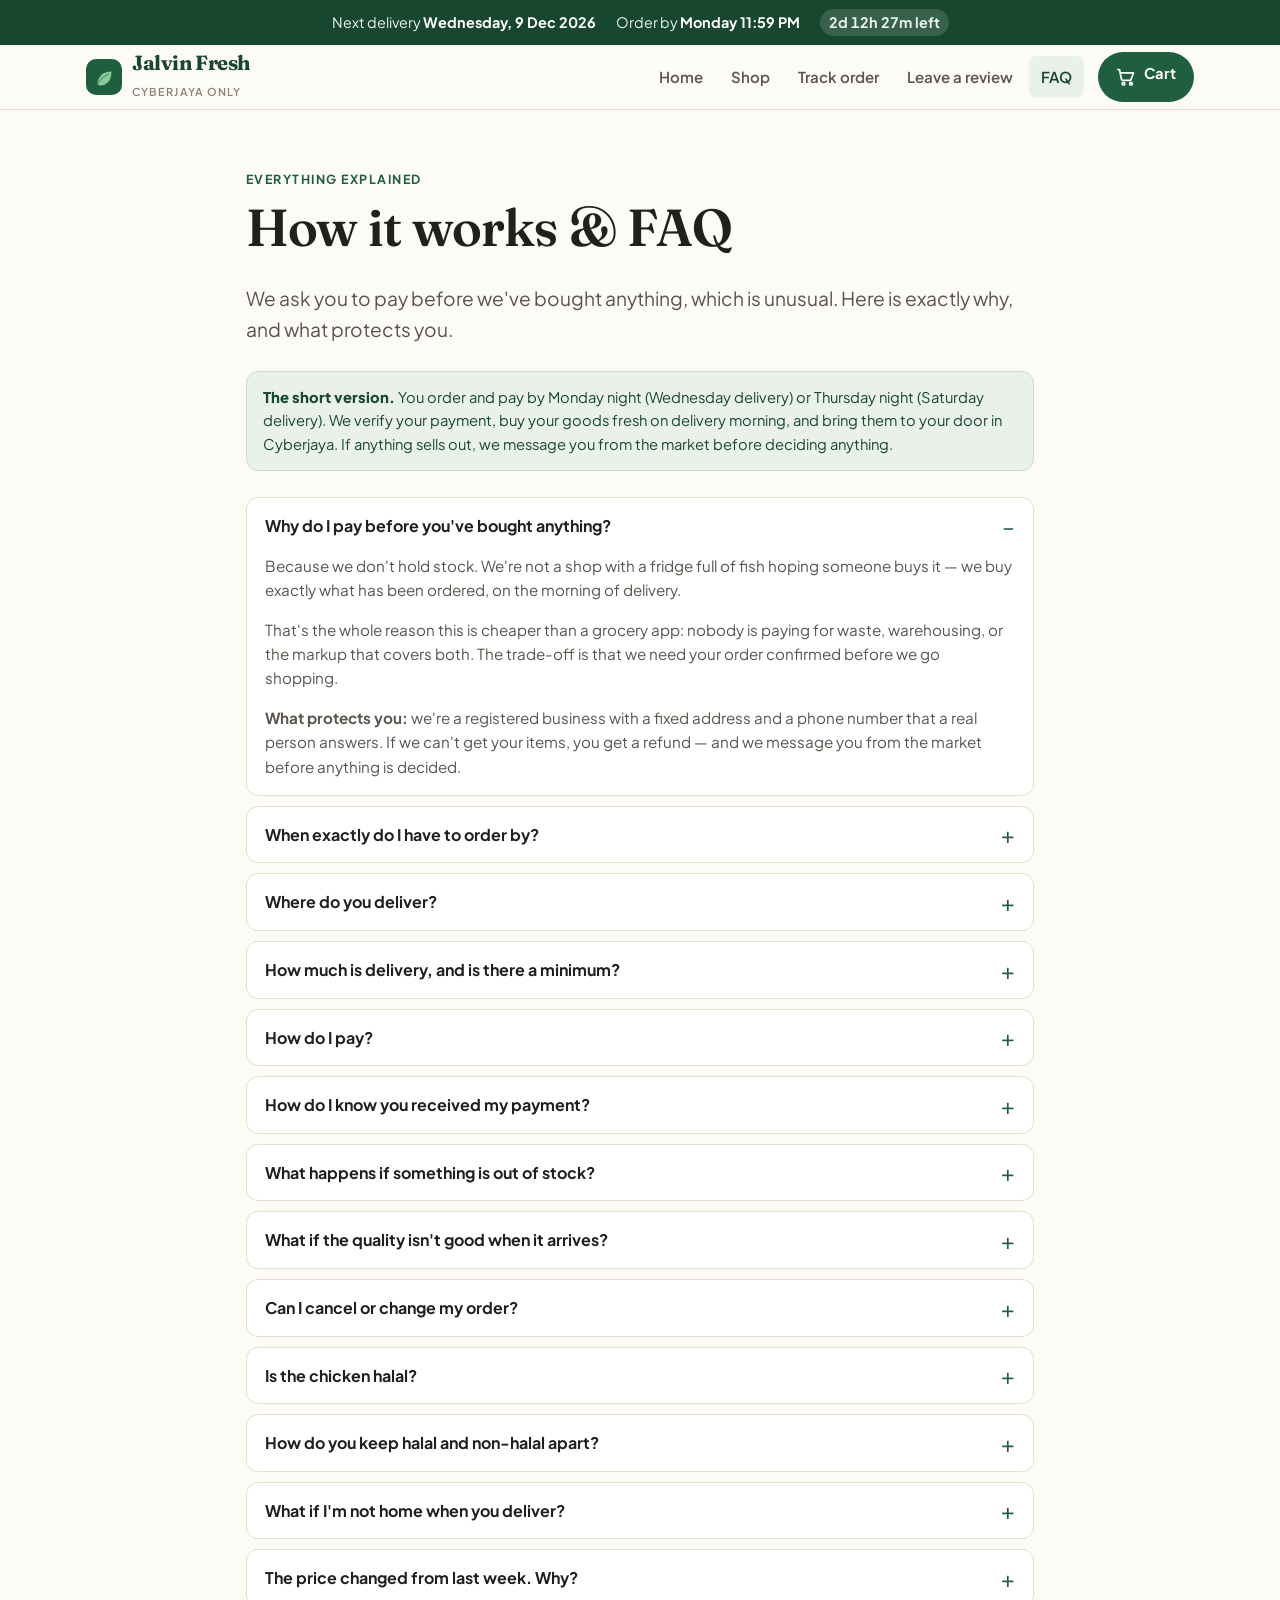
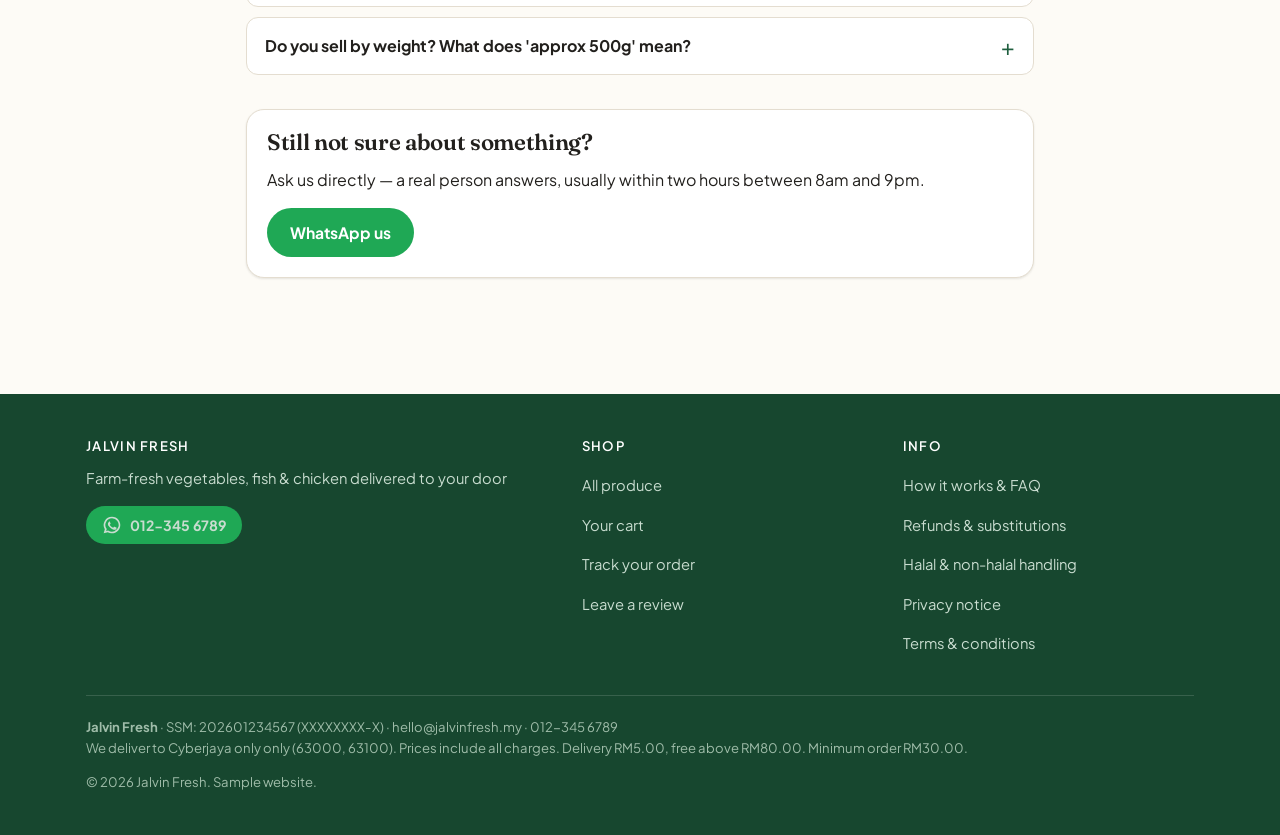
<file: faq.html>
<!doctype html>
<html lang="en">
<head>
<meta charset="utf-8">
<meta name="viewport" content="width=device-width, initial-scale=1">
<title>How it works &amp; FAQ — Jalvin Fresh</title>
<meta name="description" content="Order cut-offs, delivery days, DuitNow payment, out-of-stock policy and refunds explained. Jalvin Fresh delivers fresh groceries in Cyberjaya.">
<meta name="theme-color" content="#1F5F3F">
<link rel="icon" href="assets/img/favicon.svg" type="image/svg+xml">
<link rel="stylesheet" href="assets/css/styles.css">
</head>
<body>
<div id="site-head"></div>

<main>
  <section class="section">
    <div class="wrap" style="max-width:820px">
      <p class="eyebrow">Everything explained</p>
      <h1>How it works &amp; FAQ</h1>
      <p class="lede">We ask you to pay before we've bought anything, which is unusual. Here is
        exactly why, and what protects you.</p>

      <div class="notice notice--info" style="margin:26px 0">
        <b>The short version.</b> You order and pay by Monday night (Wednesday delivery) or Thursday
        night (Saturday delivery). We verify your payment, buy your goods fresh on delivery morning,
        and bring them to your door in Cyberjaya. If anything sells out, we message you from the
        market before deciding anything.
      </div>

      <div class="faq" id="faq"></div>

      <div class="card" style="margin-top:34px">
        <h3 style="margin-top:0">Still not sure about something?</h3>
        <p>Ask us directly — a real person answers, usually within two hours between 8am and 9pm.</p>
        <a class="btn btn--wa" id="wa" href="#" target="_blank" rel="noopener">WhatsApp us</a>
      </div>
    </div>
  </section>
</main>

<div id="site-foot"></div>

<script src="assets/js/config.js"></script>
<script src="assets/js/store.js"></script>
<script>
(function () {
  const S = window.Store, C = window.CONFIG;
  S.layout("faq.html");
  const M = n => S.money(n);

  const QA = [
    ["Why do I pay before you've bought anything?",
     "<p>Because we don't hold stock. We're not a shop with a fridge full of fish hoping someone " +
     "buys it — we buy exactly what has been ordered, on the morning of delivery.</p>" +
     "<p>That's the whole reason this is cheaper than a grocery app: nobody is paying for waste, " +
     "warehousing, or the markup that covers both. The trade-off is that we need your order " +
     "confirmed before we go shopping.</p>" +
     "<p><b>What protects you:</b> we're a registered business with a fixed address and a phone " +
     "number that a real person answers. If we can't get your items, you get a refund — and we " +
     "message you from the market before anything is decided.</p>"],

    ["When exactly do I have to order by?",
     "<p><b>Wednesday delivery</b> — order by <b>Monday 11:59 PM</b>.<br>" +
     "<b>Saturday delivery</b> — order by <b>Thursday 11:59 PM</b>.</p>" +
     "<p>These are firm. After the cut-off we're already planning the route and the shopping list, " +
     "and there's no time left to add anything. The countdown at the top of every page shows " +
     "exactly how long you have. Once a cut-off passes, that date simply disappears from checkout.</p>"],

    ["Where do you deliver?",
     "<p>Cyberjaya only &mdash; postcodes <b>" + C.allowedPostcodes.join("</b> and <b>") + "</b>.</p>" +
     "<p>Raw fish and chicken need to stay between 0&ndash;4&deg;C from the market to your kitchen. " +
     "One tight route through one town is the only way we can promise that honestly. We'd rather " +
     "serve Cyberjaya properly than serve half the Klang Valley badly.</p>" +
     "<p>Outside Cyberjaya? Message us anyway. We keep a list, and we expand to wherever the " +
     "requests are coming from.</p>"],

    ["How much is delivery, and is there a minimum?",
     "<p>Delivery is <b>" + M(C.deliveryFee) + "</b>, and it's <b>free</b> once your basket passes " +
     "<b>" + M(C.freeDeliveryAbove) + "</b>. Minimum order is <b>" + M(C.minimumOrder) + "</b>.</p>" +
     "<p>The minimum exists because one delivery run has to be worth making. The free-delivery " +
     "threshold exists because a bigger basket costs us almost nothing more to deliver, so we'd " +
     "rather pass that on than pocket it.</p>"],

    ["How do I pay?",
     "<p>By <b>DuitNow QR</b>. At checkout you'll see a QR code and your order number. Scan the " +
     "code with any Malaysian banking app, pay the exact amount, and <b>type your order number " +
     "into the payment reference box</b>.</p>" +
     "<p>That last step matters more than it looks: it's what lets us match your payment to your " +
     "order in seconds instead of hunting through a bank statement. Then send us the order on " +
     "WhatsApp with your receipt screenshot attached.</p>" +
     "<p>We don't take card payments and we never ask for your banking password, TAC or OTP. " +
     "Nobody from " + S.esc(C.business.name) + " will ever ask you for those.</p>"],

    ["How do I know you received my payment?",
     "<p>We WhatsApp you a confirmation once we've matched your payment to your order &mdash; " +
     "usually within two hours, between 8am and 9pm. You can also check any time on the " +
     '<a href="track.html">order tracking page</a> using your order number.</p>' +
     "<p>Nothing is bought until that confirmation goes out. If we can't verify your payment, we " +
     "refund it in full.</p>"],

    ["What happens if something is out of stock?",
     "<p>It happens &mdash; a stall sells out, a boat doesn't come in, a crop fails. When it does, " +
     "we <b>message you from the market</b> before deciding anything.</p>" +
     "<p>At checkout you tell us in advance what you'd prefer:</p><ul>" +
     C.substitutionOptions.map(o => "<li><b>" + S.esc(o.label) + "</b> &mdash; " + S.esc(o.note) + "</li>").join("") +
     "</ul><p>Refunds go back to your bank within 24 hours of delivery, and we send you the " +
     "transfer receipt.</p>"],

    ["What if the quality isn't good when it arrives?",
     "<p>Tell us the same day, with a photo. If something arrived in a state you wouldn't have " +
     "bought at the market yourself, we refund that item &mdash; no argument, no returning it.</p>" +
     "<p>We'd rather lose the price of a bundle of kangkung than a customer. Fresh produce is " +
     "judged by eye, and if our eye and yours disagree, yours wins.</p>"],

    ["Can I cancel or change my order?",
     "<p>Yes &mdash; any time <b>before the cut-off</b>, for a full refund. Just WhatsApp us with " +
     "your order number.</p>" +
     "<p>After the cut-off we've already bought your goods with our own money, so we can't cancel " +
     "them. If something genuinely urgent comes up, message us anyway and we'll do what we can.</p>"],

    ["Is the chicken halal?",
     "<p>Yes. All chicken we sell comes from a JAKIM-certified halal supplier, and it is stored, " +
     "packed and delivered completely separately from the non-halal section.</p>" +
     '<p>We also sell pork in a clearly marked <a href="shop.html#nonhalal">non-halal section</a>. ' +
     "Because of that, the shop as a whole is <b>not</b> a halal-certified business, and we won't " +
     "claim it is. What we do promise is strict separation at every step &mdash; " +
     '<a href="policies.html#halal">exactly how we handle it is written out here</a>.</p>'],

    ["How do you keep halal and non-halal apart?",
     "<p>Separate coolers, separate bags, separate handling, and separate delivery. They are " +
     "treated as two different businesses that happen to share a website.</p>" +
     "<p>If your order contains both, they arrive as two sealed packages that never touch. Your " +
     "order confirmation shows them as two separate lists so you can check.</p>"],

    ["What if I'm not home when you deliver?",
     "<p>Pick a time window at checkout and try to be there &mdash; chilled goods shouldn't sit " +
     "outside in Malaysian heat.</p>" +
     "<p>If you'd rather we left it at your door, tick that box at checkout and we'll send you a " +
     "photo when we drop it off. Once it's at your door it's your responsibility, so only choose " +
     "that if you have a safe, shaded spot.</p>" +
     "<p>If we arrive and can't reach you, we'll wait a few minutes and call. If we still can't " +
     "reach you we take it with us and arrange a redelivery &mdash; but we can't guarantee the " +
     "quality of chilled goods after that.</p>"],

    ["The price changed from last week. Why?",
     "<p>Because the market price changed. We're reselling what the farm and the market charge on " +
     "the day, and vegetable prices in Malaysia move a lot &mdash; weather, festivals, fuel, the " +
     "monsoon.</p>" +
     "<p>What we promise is that the price you see when you order is the price you pay. We never " +
     "come back and ask for more after you've paid.</p>"],

    ["Do you sell by weight? What does 'approx 500g' mean?",
     "<p>We sell in fixed packs at fixed prices, so you always know what you're paying before you " +
     "order. Nature doesn't do exact weights &mdash; one ikat of kangkung is never precisely 250g " +
     "&mdash; so every pack size is written as an approximate.</p>" +
     "<p>We aim within about 10% either way. If a pack comes in noticeably short, tell us and " +
     "we'll refund the difference.</p>"],
  ];

  document.getElementById("faq").innerHTML = QA.map(([q, a], i) =>
    "<details" + (i === 0 ? " open" : "") + "><summary>" + q + "</summary>" +
    '<div class="body">' + a + "</div></details>").join("");

  document.getElementById("wa").href =
    S.waLink("Hi " + C.business.ownerName + "! I have a question about how Jalvin Fresh works.");
})();
</script>
</body>
</html>
</file>
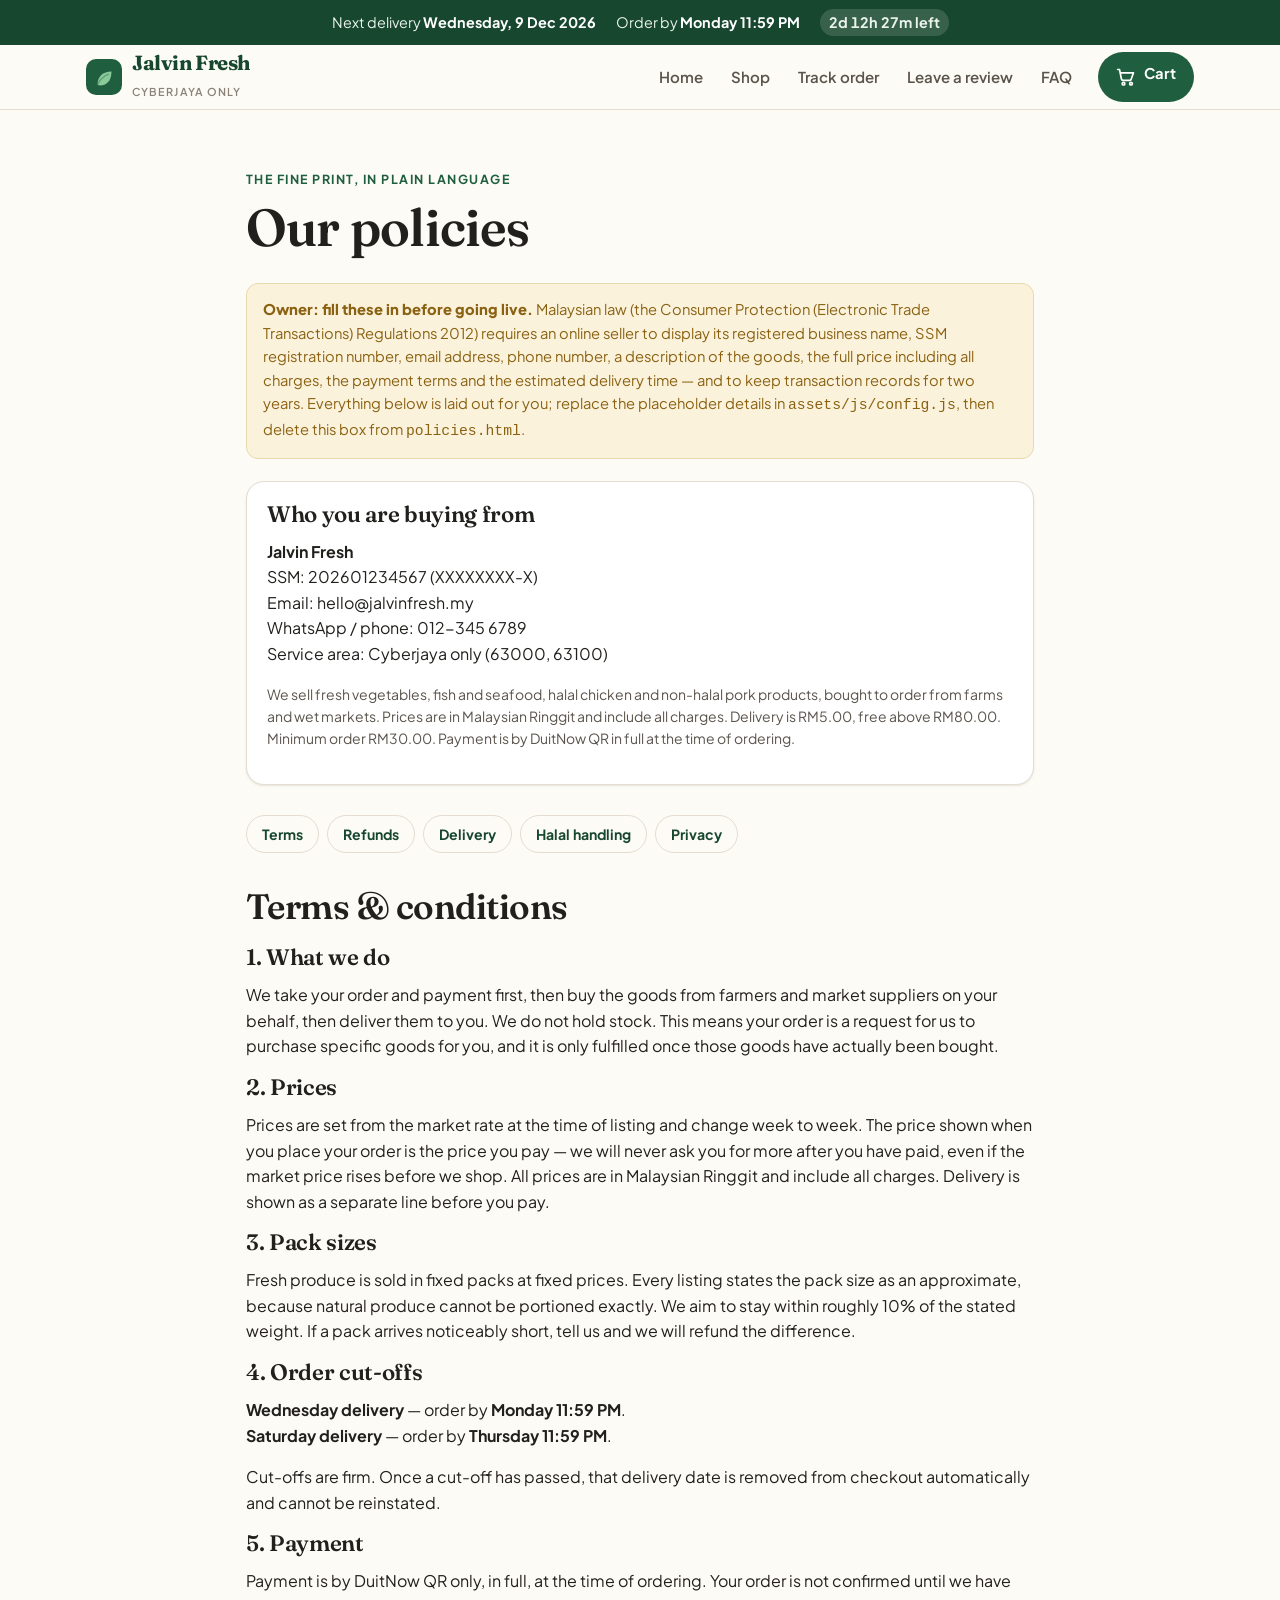
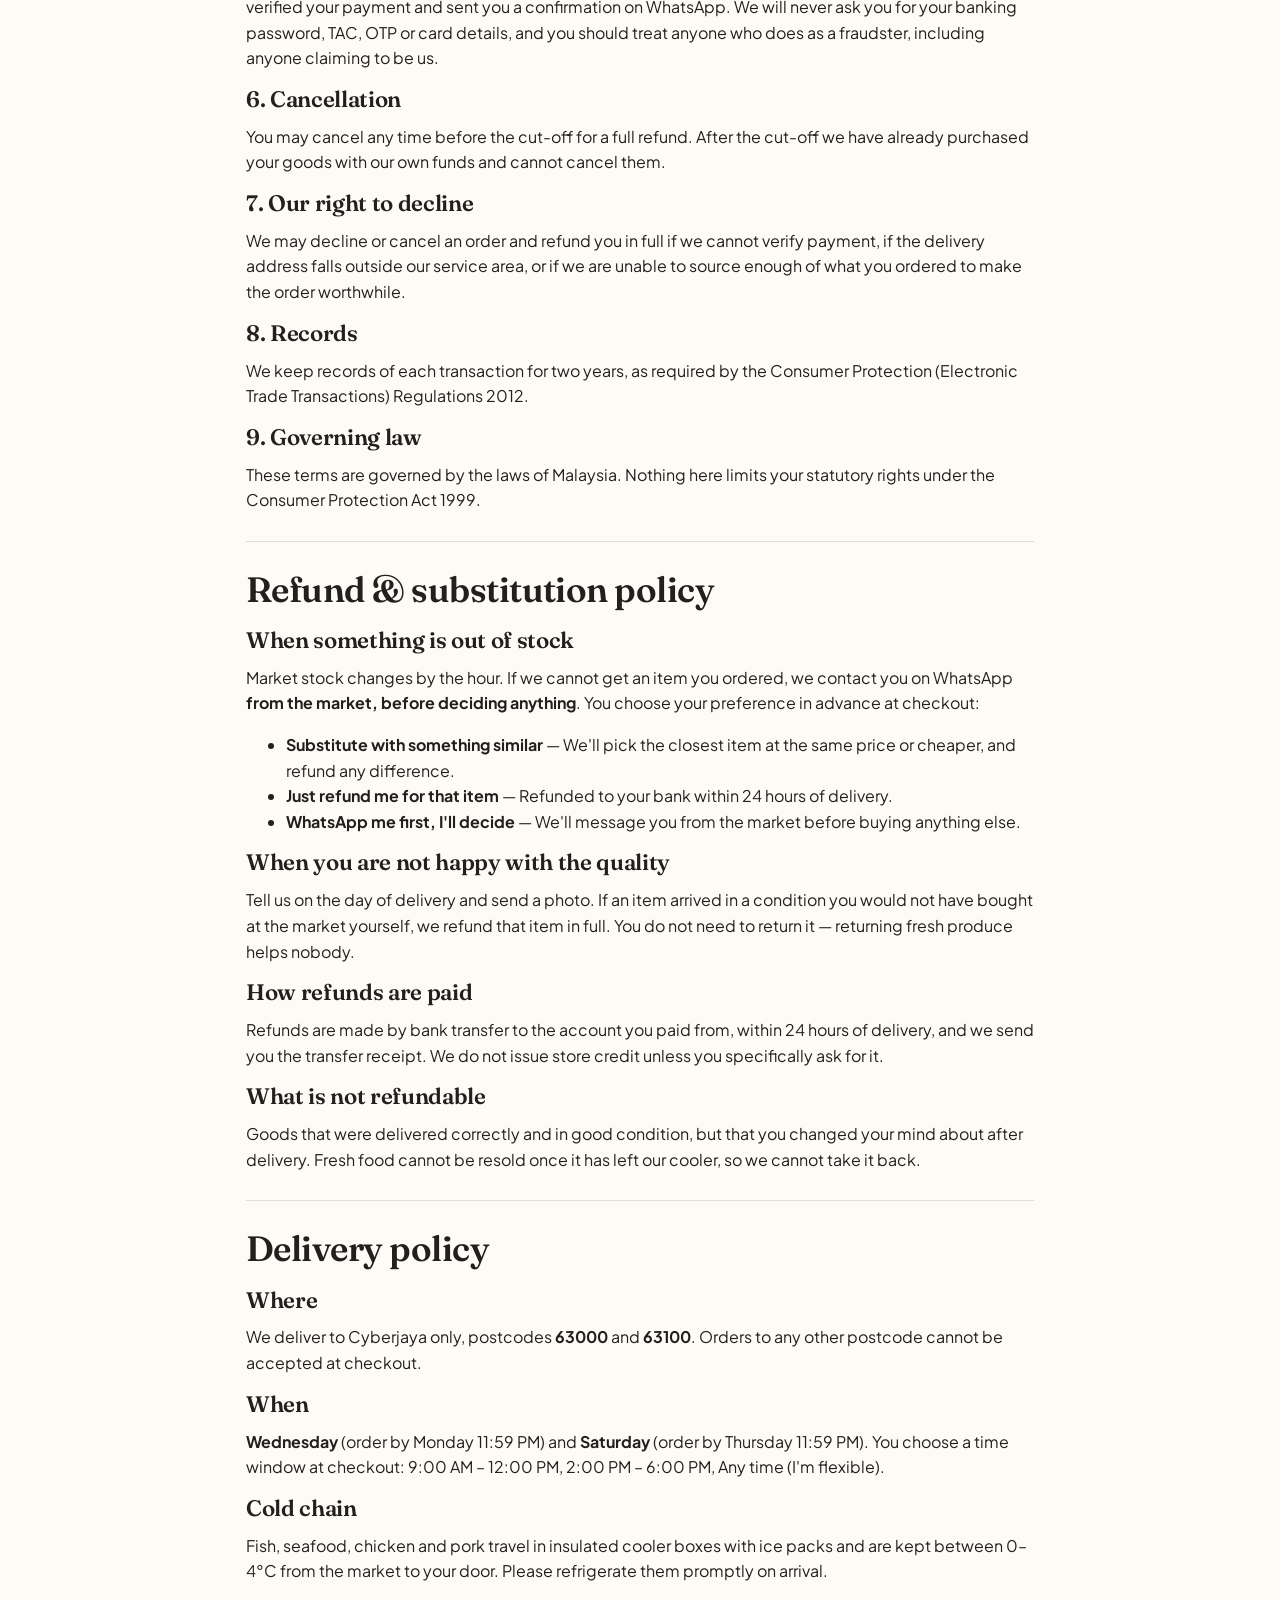
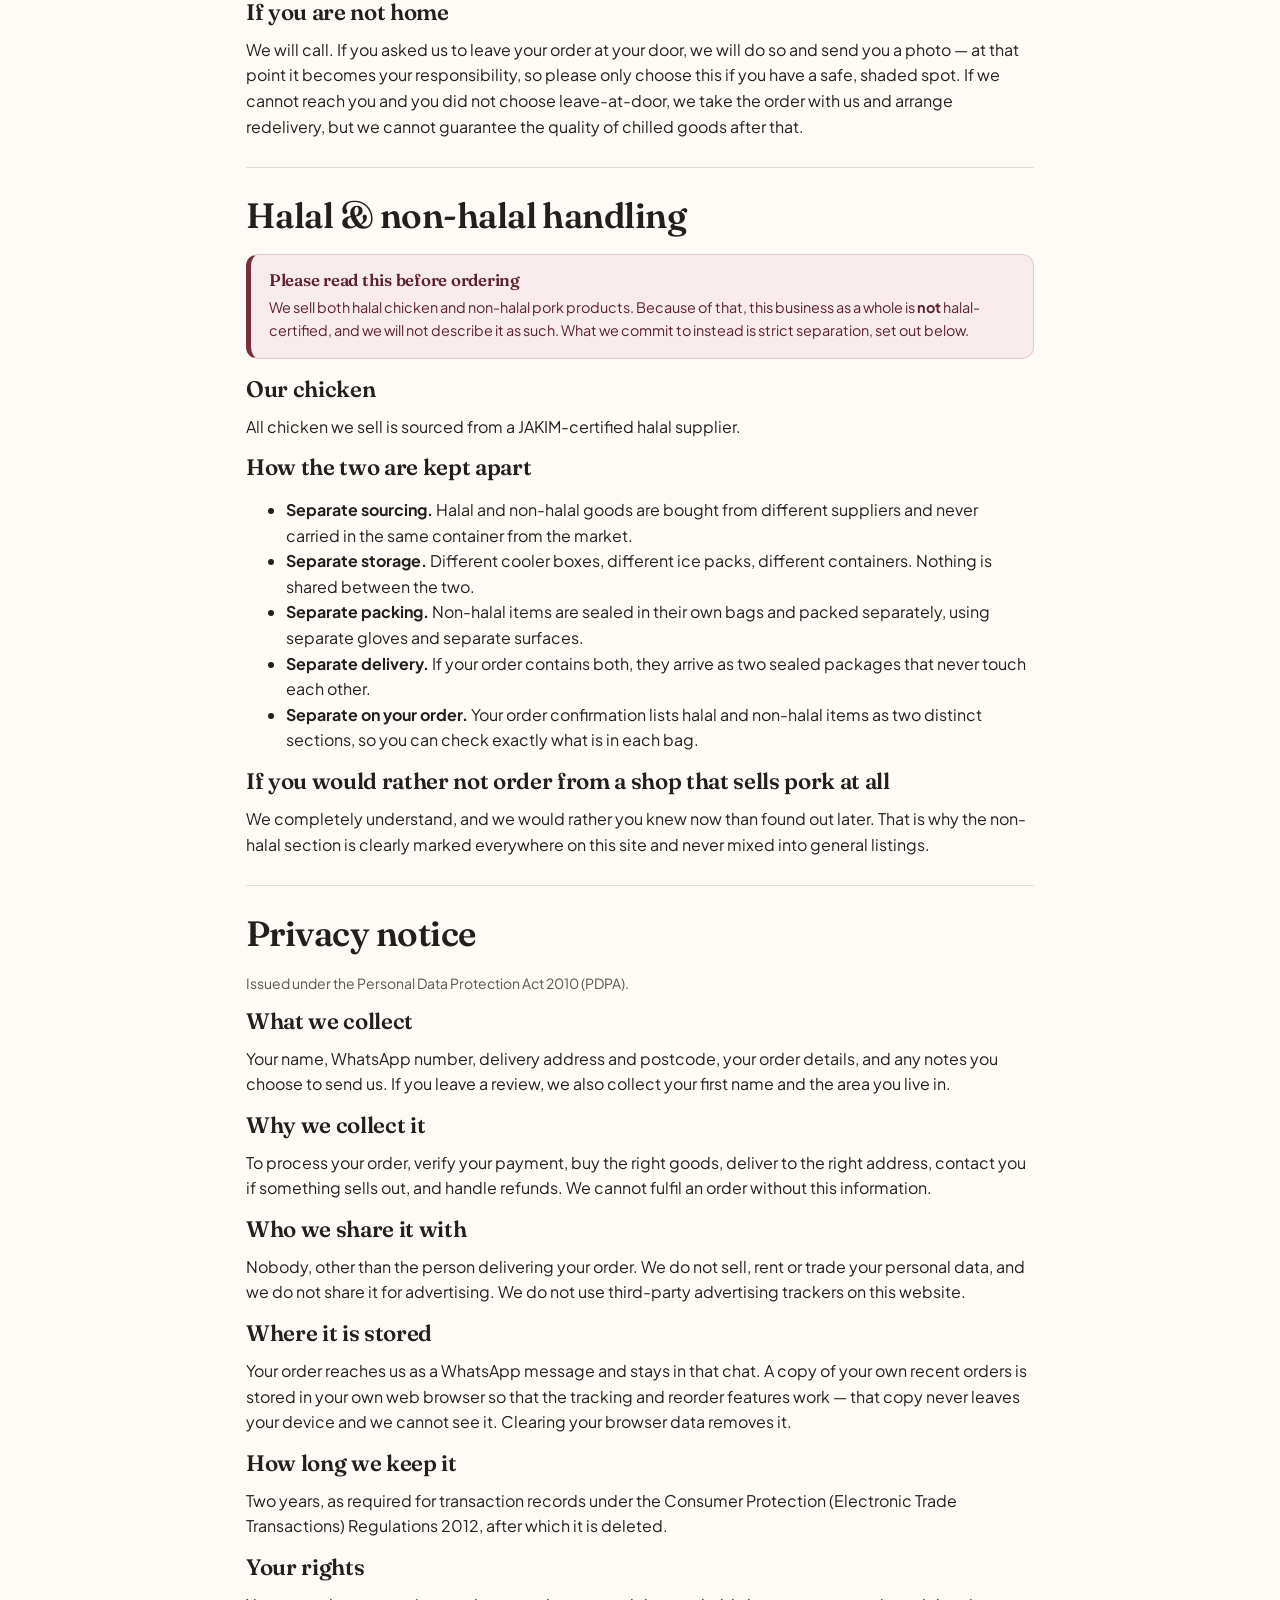
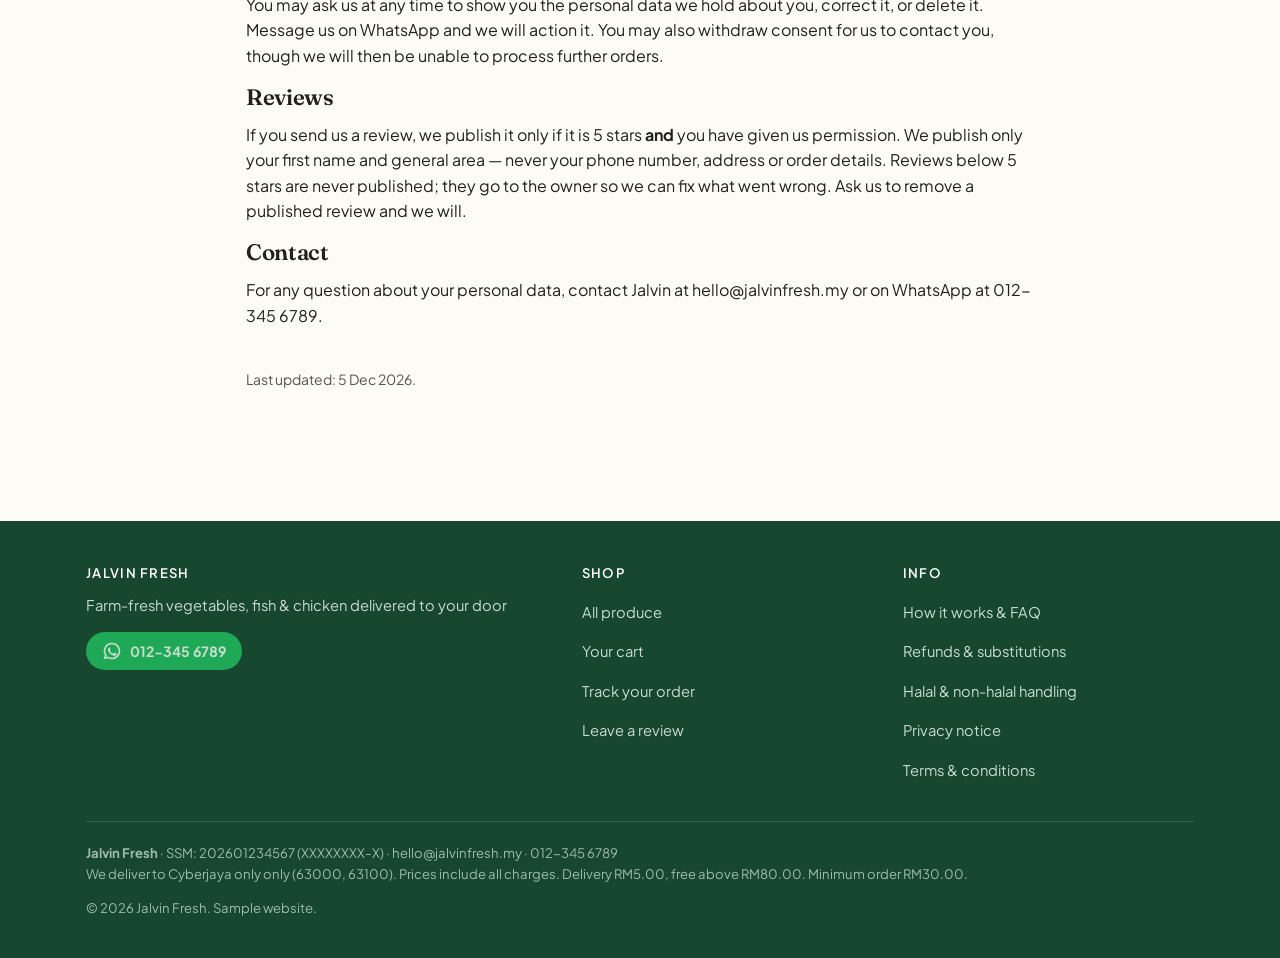
<file: policies.html>
<!doctype html>
<html lang="en">
<head>
<meta charset="utf-8">
<meta name="viewport" content="width=device-width, initial-scale=1">
<title>Policies — Jalvin Fresh</title>
<meta name="description" content="Terms and conditions, refund and substitution policy, halal and non-halal handling, delivery policy and PDPA privacy notice for Jalvin Fresh.">
<meta name="theme-color" content="#1F5F3F">
<link rel="icon" href="assets/img/favicon.svg" type="image/svg+xml">
<link rel="stylesheet" href="assets/css/styles.css">
</head>
<body>
<div id="site-head"></div>

<main>
  <section class="section">
    <div class="wrap" style="max-width:820px">
      <p class="eyebrow">The fine print, in plain language</p>
      <h1>Our policies</h1>

      <!-- This banner is for the owner, not the customer. Delete it once the
           real business details have been filled in. -->
      <div class="notice notice--warn" id="owner-todo" style="margin:22px 0">
        <b>Owner: fill these in before going live.</b> Malaysian law (the Consumer Protection
        (Electronic Trade Transactions) Regulations 2012) requires an online seller to display its
        registered business name, SSM registration number, email address, phone number, a
        description of the goods, the full price including all charges, the payment terms and the
        estimated delivery time — and to keep transaction records for two years. Everything below is
        laid out for you; replace the placeholder details in
        <code>assets/js/config.js</code>, then delete this box from <code>policies.html</code>.
      </div>

      <div class="card" style="margin-bottom:30px">
        <h3 style="margin-top:0">Who you are buying from</h3>
        <div id="seller-details"></div>
      </div>

      <nav class="row" style="gap:8px;margin-bottom:34px">
        <a class="btn btn--ghost btn--sm" href="#terms">Terms</a>
        <a class="btn btn--ghost btn--sm" href="#refund">Refunds</a>
        <a class="btn btn--ghost btn--sm" href="#delivery">Delivery</a>
        <a class="btn btn--ghost btn--sm" href="#halal">Halal handling</a>
        <a class="btn btn--ghost btn--sm" href="#privacy">Privacy</a>
      </nav>

      <!-- TERMS --------------------------------------------------------- -->
      <article id="terms" style="scroll-margin-top:140px">
        <h2>Terms &amp; conditions</h2>

        <h3>1. What we do</h3>
        <p>We take your order and payment first, then buy the goods from farmers and market
          suppliers on your behalf, then deliver them to you. We do not hold stock. This means your
          order is a request for us to purchase specific goods for you, and it is only fulfilled
          once those goods have actually been bought.</p>

        <h3>2. Prices</h3>
        <p>Prices are set from the market rate at the time of listing and change week to week. The
          price shown when you place your order is the price you pay — we will never ask you for
          more after you have paid, even if the market price rises before we shop. All prices are in
          Malaysian Ringgit and include all charges. Delivery is shown as a separate line before you
          pay.</p>

        <h3>3. Pack sizes</h3>
        <p>Fresh produce is sold in fixed packs at fixed prices. Every listing states the pack size
          as an approximate, because natural produce cannot be portioned exactly. We aim to stay
          within roughly 10% of the stated weight. If a pack arrives noticeably short, tell us and
          we will refund the difference.</p>

        <h3>4. Order cut-offs</h3>
        <p id="terms-cutoffs"></p>
        <p>Cut-offs are firm. Once a cut-off has passed, that delivery date is removed from checkout
          automatically and cannot be reinstated.</p>

        <h3>5. Payment</h3>
        <p>Payment is by DuitNow QR only, in full, at the time of ordering. Your order is not
          confirmed until we have verified your payment and sent you a confirmation on WhatsApp. We
          will never ask you for your banking password, TAC, OTP or card details, and you should
          treat anyone who does as a fraudster, including anyone claiming to be us.</p>

        <h3>6. Cancellation</h3>
        <p>You may cancel any time before the cut-off for a full refund. After the cut-off we have
          already purchased your goods with our own funds and cannot cancel them.</p>

        <h3>7. Our right to decline</h3>
        <p>We may decline or cancel an order and refund you in full if we cannot verify payment, if
          the delivery address falls outside our service area, or if we are unable to source enough
          of what you ordered to make the order worthwhile.</p>

        <h3>8. Records</h3>
        <p>We keep records of each transaction for two years, as required by the Consumer Protection
          (Electronic Trade Transactions) Regulations 2012.</p>

        <h3>9. Governing law</h3>
        <p>These terms are governed by the laws of Malaysia. Nothing here limits your statutory
          rights under the Consumer Protection Act 1999.</p>
      </article>

      <hr>

      <!-- REFUND -------------------------------------------------------- -->
      <article id="refund" style="scroll-margin-top:140px">
        <h2>Refund &amp; substitution policy</h2>

        <h3>When something is out of stock</h3>
        <p>Market stock changes by the hour. If we cannot get an item you ordered, we contact you
          on WhatsApp <b>from the market, before deciding anything</b>. You choose your preference
          in advance at checkout:</p>
        <ul id="sub-list"></ul>

        <h3>When you are not happy with the quality</h3>
        <p>Tell us on the day of delivery and send a photo. If an item arrived in a condition you
          would not have bought at the market yourself, we refund that item in full. You do not need
          to return it — returning fresh produce helps nobody.</p>

        <h3>How refunds are paid</h3>
        <p>Refunds are made by bank transfer to the account you paid from, within 24 hours of
          delivery, and we send you the transfer receipt. We do not issue store credit unless you
          specifically ask for it.</p>

        <h3>What is not refundable</h3>
        <p>Goods that were delivered correctly and in good condition, but that you changed your mind
          about after delivery. Fresh food cannot be resold once it has left our cooler, so we
          cannot take it back.</p>
      </article>

      <hr>

      <!-- DELIVERY ------------------------------------------------------ -->
      <article id="delivery" style="scroll-margin-top:140px">
        <h2>Delivery policy</h2>
        <h3>Where</h3>
        <p id="del-area"></p>
        <h3>When</h3>
        <p id="del-when"></p>
        <h3>Cold chain</h3>
        <p>Fish, seafood, chicken and pork travel in insulated cooler boxes with ice packs and are
          kept between 0&ndash;4&deg;C from the market to your door. Please refrigerate them
          promptly on arrival.</p>
        <h3>If you are not home</h3>
        <p>We will call. If you asked us to leave your order at your door, we will do so and send
          you a photo — at that point it becomes your responsibility, so please only choose this if
          you have a safe, shaded spot. If we cannot reach you and you did not choose leave-at-door,
          we take the order with us and arrange redelivery, but we cannot guarantee the quality of
          chilled goods after that.</p>
      </article>

      <hr>

      <!-- HALAL --------------------------------------------------------- -->
      <article id="halal" style="scroll-margin-top:140px">
        <h2>Halal &amp; non-halal handling</h2>

        <div class="nonhalal-notice">
          <h3>Please read this before ordering</h3>
          <p>We sell both halal chicken and non-halal pork products. Because of that, this business
            as a whole is <b>not</b> halal-certified, and we will not describe it as such. What we
            commit to instead is strict separation, set out below.</p>
        </div>

        <h3>Our chicken</h3>
        <p>All chicken we sell is sourced from a JAKIM-certified halal supplier.</p>

        <h3>How the two are kept apart</h3>
        <ul>
          <li><b>Separate sourcing.</b> Halal and non-halal goods are bought from different
            suppliers and never carried in the same container from the market.</li>
          <li><b>Separate storage.</b> Different cooler boxes, different ice packs, different
            containers. Nothing is shared between the two.</li>
          <li><b>Separate packing.</b> Non-halal items are sealed in their own bags and packed
            separately, using separate gloves and separate surfaces.</li>
          <li><b>Separate delivery.</b> If your order contains both, they arrive as two sealed
            packages that never touch each other.</li>
          <li><b>Separate on your order.</b> Your order confirmation lists halal and non-halal items
            as two distinct sections, so you can check exactly what is in each bag.</li>
        </ul>

        <h3>If you would rather not order from a shop that sells pork at all</h3>
        <p>We completely understand, and we would rather you knew now than found out later. That is
          why the non-halal section is clearly marked everywhere on this site and never mixed into
          general listings.</p>
      </article>

      <hr>

      <!-- PRIVACY ------------------------------------------------------- -->
      <article id="privacy" style="scroll-margin-top:140px">
        <h2>Privacy notice</h2>
        <p class="muted small">Issued under the Personal Data Protection Act 2010 (PDPA).</p>

        <h3>What we collect</h3>
        <p>Your name, WhatsApp number, delivery address and postcode, your order details, and any
          notes you choose to send us. If you leave a review, we also collect your first name and
          the area you live in.</p>

        <h3>Why we collect it</h3>
        <p>To process your order, verify your payment, buy the right goods, deliver to the right
          address, contact you if something sells out, and handle refunds. We cannot fulfil an order
          without this information.</p>

        <h3>Who we share it with</h3>
        <p>Nobody, other than the person delivering your order. We do not sell, rent or trade your
          personal data, and we do not share it for advertising. We do not use third-party
          advertising trackers on this website.</p>

        <h3>Where it is stored</h3>
        <p>Your order reaches us as a WhatsApp message and stays in that chat. A copy of your own
          recent orders is stored in your own web browser so that the tracking and reorder features
          work — that copy never leaves your device and we cannot see it. Clearing your browser data
          removes it.</p>

        <h3>How long we keep it</h3>
        <p>Two years, as required for transaction records under the Consumer Protection (Electronic
          Trade Transactions) Regulations 2012, after which it is deleted.</p>

        <h3>Your rights</h3>
        <p>You may ask us at any time to show you the personal data we hold about you, correct it,
          or delete it. Message us on WhatsApp and we will action it. You may also withdraw consent
          for us to contact you, though we will then be unable to process further orders.</p>

        <h3>Reviews</h3>
        <p>If you send us a review, we publish it only if it is 5 stars <b>and</b> you have given us
          permission. We publish only your first name and general area — never your phone number,
          address or order details. Reviews below 5 stars are never published; they go to the owner
          so we can fix what went wrong. Ask us to remove a published review and we will.</p>

        <h3>Contact</h3>
        <p id="privacy-contact"></p>
      </article>

      <p class="muted small" style="margin-top:40px">Last updated: <span id="updated"></span>.</p>
    </div>
  </section>
</main>

<div id="site-foot"></div>

<script src="assets/js/config.js"></script>
<script src="assets/js/store.js"></script>
<script>
(function () {
  const S = window.Store, C = window.CONFIG, b = C.business;
  S.layout("policies.html");

  document.getElementById("seller-details").innerHTML =
    "<p><b>" + S.esc(b.name) + "</b><br>" +
    S.esc(b.ssmNumber) + "<br>" +
    "Email: " + S.esc(b.email) + "<br>" +
    "WhatsApp / phone: " + S.esc(b.whatsappDisplay) + "<br>" +
    "Service area: " + S.esc(b.serviceArea) + " (" + C.allowedPostcodes.join(", ") + ")</p>" +
    "<p class=\"small muted\">We sell fresh vegetables, fish and seafood, halal chicken and " +
    "non-halal pork products, bought to order from farms and wet markets. Prices are in Malaysian " +
    "Ringgit and include all charges. Delivery is " + S.money(C.deliveryFee) + ", free above " +
    S.money(C.freeDeliveryAbove) + ". Minimum order " + S.money(C.minimumOrder) + ". " +
    "Payment is by DuitNow QR in full at the time of ordering.</p>";

  document.getElementById("terms-cutoffs").innerHTML =
    C.deliverySlots.map(s => "<b>" + S.esc(s.label) + " delivery</b> — order by <b>" +
      S.esc(s.cutoffLabel) + "</b>.").join("<br>");

  document.getElementById("sub-list").innerHTML =
    C.substitutionOptions.map(o => "<li><b>" + S.esc(o.label) + "</b> — " + S.esc(o.note) + "</li>").join("");

  document.getElementById("del-area").innerHTML =
    "We deliver to " + S.esc(C.allowedAreaName) + " only, postcodes <b>" +
    C.allowedPostcodes.join("</b> and <b>") + "</b>. Orders to any other postcode cannot be " +
    "accepted at checkout.";

  document.getElementById("del-when").innerHTML =
    C.deliverySlots.map(s => "<b>" + S.esc(s.label) + "</b> (order by " + S.esc(s.cutoffLabel) + ")").join(" and ") +
    ". You choose a time window at checkout: " + C.deliveryWindows.map(S.esc).join(", ") + ".";

  document.getElementById("privacy-contact").innerHTML =
    "For any question about your personal data, contact " + S.esc(b.ownerName) + " at " +
    S.esc(b.email) + " or on WhatsApp at " + S.esc(b.whatsappDisplay) + ".";

  document.getElementById("updated").textContent =
    S.formatDateLong(new Date()).replace(/^[A-Za-z]+,\s*/, "");
})();
</script>
</body>
</html>
</file>
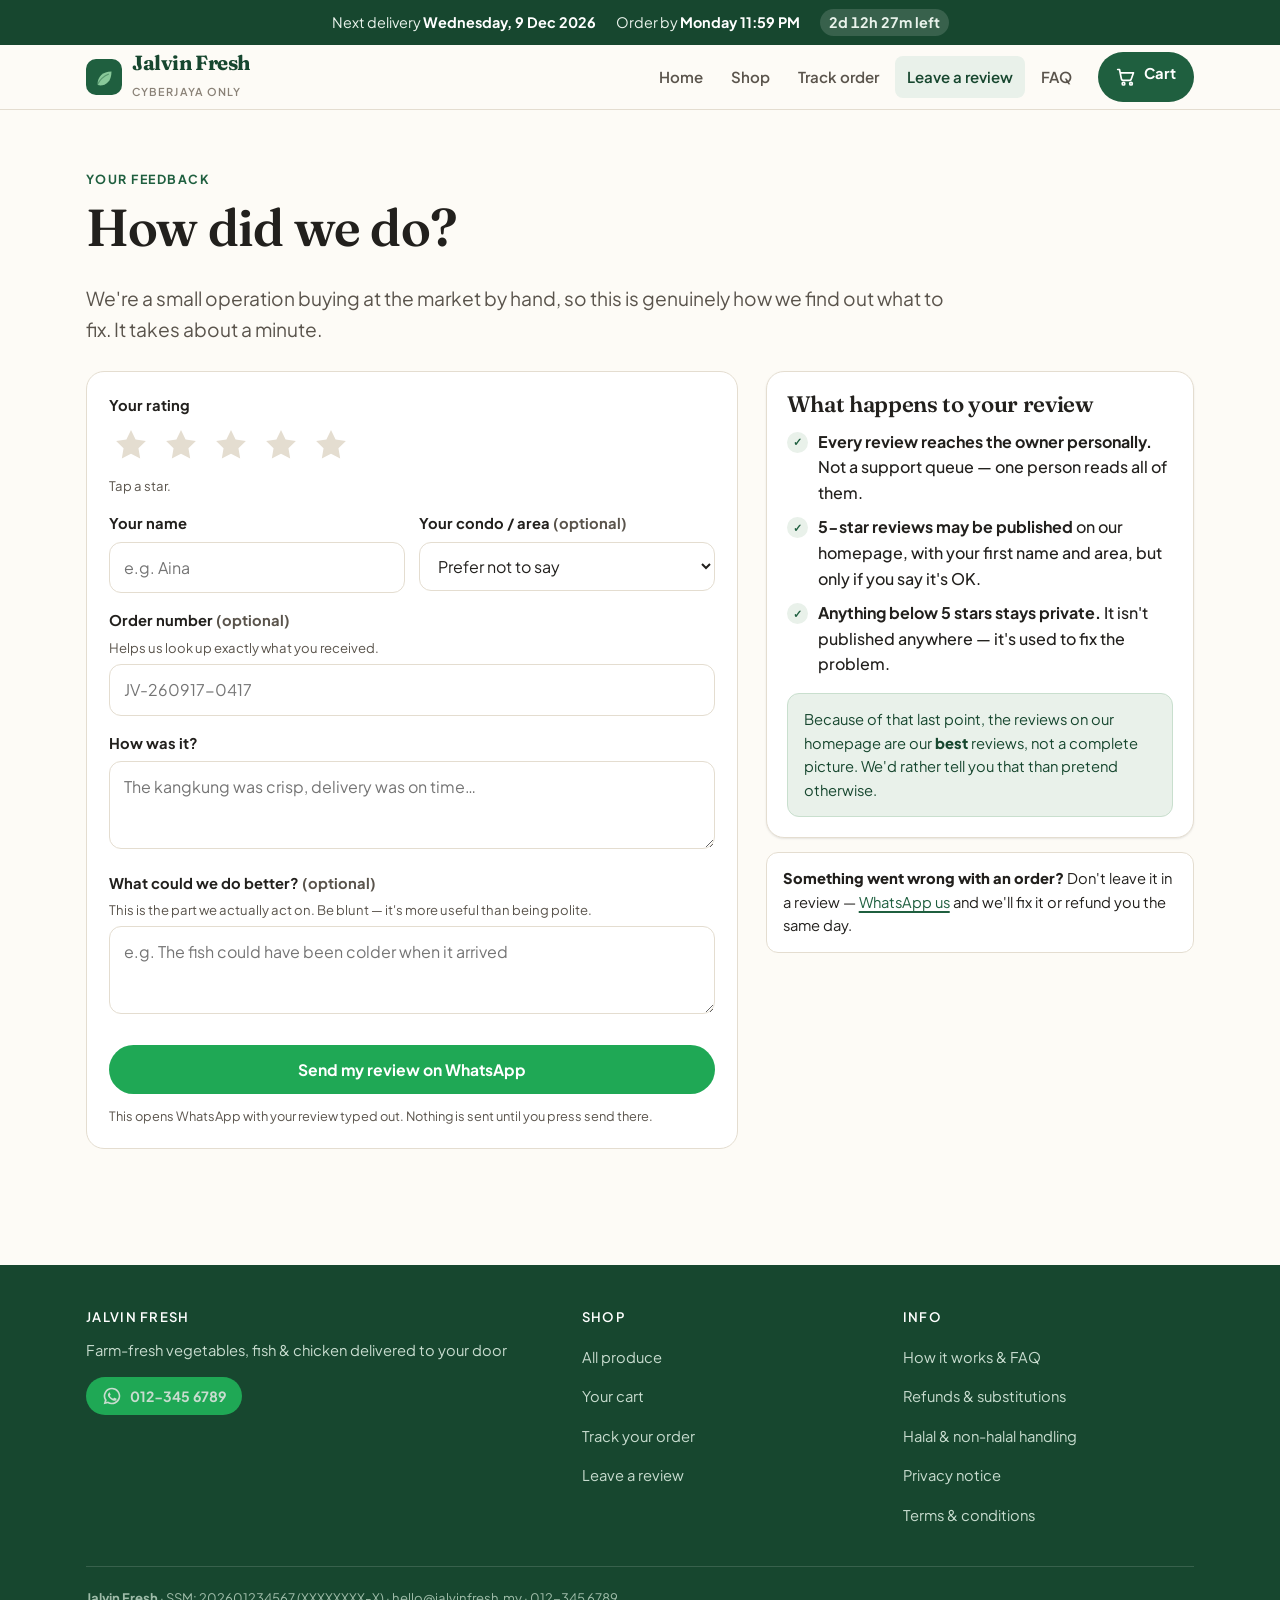
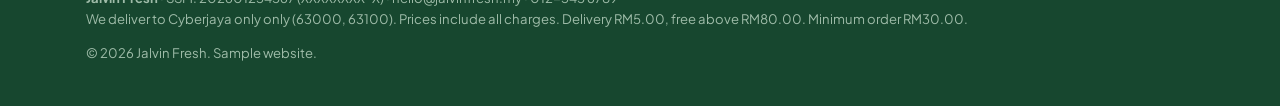
<file: review.html>
<!doctype html>
<html lang="en">
<head>
<meta charset="utf-8">
<meta name="viewport" content="width=device-width, initial-scale=1">
<title>Leave a review — Jalvin Fresh</title>
<meta name="description" content="Tell us how your Jalvin Fresh order went. Every review, good or bad, goes straight to the owner.">
<meta name="theme-color" content="#1F5F3F">
<link rel="icon" href="assets/img/favicon.svg" type="image/svg+xml">
<link rel="stylesheet" href="assets/css/styles.css">
</head>
<body>
<div id="site-head"></div>

<main>
  <section class="section">
    <div class="wrap">
      <p class="eyebrow">Your feedback</p>
      <h1>How did we do?</h1>
      <p class="lede">We're a small operation buying at the market by hand, so this is genuinely how
        we find out what to fix. It takes about a minute.</p>

      <div class="two-col" style="margin-top:26px">
        <form class="panel" id="review-form" novalidate>
          <div class="field">
            <span class="label" id="stars-label">Your rating</span>
            <div class="star-pick" id="stars" role="group" aria-labelledby="stars-label"></div>
            <div class="err" data-err="stars"></div>
            <p class="hint" id="star-hint" style="margin-top:8px">Tap a star.</p>
          </div>

          <div class="field-row">
            <div class="field">
              <label for="name">Your name</label>
              <input type="text" id="name" name="name" autocomplete="given-name" placeholder="e.g. Aina">
              <div class="err" data-err="name"></div>
            </div>
            <div class="field">
              <label for="area">Your condo / area <span class="muted">(optional)</span></label>
              <select id="area" name="area"></select>
            </div>
          </div>

          <div class="field">
            <label for="ref">Order number <span class="muted">(optional)</span></label>
            <p class="hint">Helps us look up exactly what you received.</p>
            <input type="text" id="ref" name="ref" placeholder="JV-260917-0417" style="text-transform:uppercase">
          </div>

          <div class="field">
            <label for="text">How was it?</label>
            <textarea id="text" name="text" placeholder="The kangkung was crisp, delivery was on time…"></textarea>
            <div class="err" data-err="text"></div>
          </div>

          <div class="field">
            <label for="improve">What could we do better? <span class="muted">(optional)</span></label>
            <p class="hint">This is the part we actually act on. Be blunt — it's more useful than
              being polite.</p>
            <textarea id="improve" name="improve" placeholder="e.g. The fish could have been colder when it arrived"></textarea>
          </div>

          <div id="publish-note"></div>

          <button class="btn btn--wa btn--block" type="submit" style="margin-top:8px">
            Send my review on WhatsApp
          </button>
          <p class="tiny muted" style="margin:12px 0 0">This opens WhatsApp with your review typed
            out. Nothing is sent until you press send there.</p>
        </form>

        <div class="sticky-col">
          <div class="card">
            <h3 style="margin-top:0">What happens to your review</h3>
            <ul class="hero__points" style="margin:0">
              <li><span class="tick">&#10003;</span><span><b>Every review reaches the owner
                personally.</b> Not a support queue — one person reads all of them.</span></li>
              <li><span class="tick">&#10003;</span><span><b>5-star reviews may be published</b> on
                our homepage, with your first name and area, but only if you say it's OK.</span></li>
              <li><span class="tick">&#10003;</span><span><b>Anything below 5 stars stays
                private.</b> It isn't published anywhere — it's used to fix the problem.</span></li>
            </ul>
            <div class="notice notice--info" style="margin-top:16px">
              Because of that last point, the reviews on our homepage are our <b>best</b> reviews, not
              a complete picture. We'd rather tell you that than pretend otherwise.
            </div>
          </div>
          <div class="notice" style="margin-top:14px">
            <b>Something went wrong with an order?</b> Don't leave it in a review —
            <a id="wa-help" href="#" target="_blank" rel="noopener">WhatsApp us</a> and we'll
            fix it or refund you the same day.
          </div>
        </div>
      </div>
    </div>
  </section>
</main>

<div id="site-foot"></div>

<script src="assets/js/config.js"></script>
<script src="assets/js/store.js"></script>
<script src="assets/js/reviews.js"></script>
<script>
(function () {
  const S = window.Store, C = window.CONFIG, R = window.Reviews;
  S.layout("review.html");

  const form = document.getElementById("review-form");
  const hint = document.getElementById("star-hint");
  const publishNote = document.getElementById("publish-note");

  document.getElementById("area").innerHTML =
    '<option value="">Prefer not to say</option>' +
    C.neighbourhoods.filter(n => !/^Other/.test(n))
      .map(n => '<option value="' + S.esc(n) + '">' + S.esc(n) + "</option>").join("");

  const WORDS = { 1: "We let you down. Please tell us how.",
                  2: "Not good enough — what went wrong?",
                  3: "Middling. What would have made it better?",
                  4: "Good, but not perfect. What was missing?",
                  5: "Brilliant, thank you!" };

  const getStars = R.mountPicker(document.getElementById("stars"), v => {
    hint.textContent = WORDS[v];
    publishNote.innerHTML = v === 5
      ? '<label class="choice is-on" style="margin-top:4px"><input type="checkbox" name="consent" ' +
        'value="1" checked><b>You may publish this on your website</b>' +
        '<span class="why">We\'d show your first name and area only — never your number or ' +
        'address. Untick if you\'d rather keep it private.</span></label>'
      : '<div class="notice notice--info" style="margin:4px 0 8px">Reviews under 5 stars are ' +
        "<b>never published</b>. This goes straight to the owner so we can fix it.</div>";
  });

  // Offer their most recent order number rather than making them find it.
  const last = S.lastOrder();
  if (last) {
    form.ref.value = last.ref;
    if (last.name) form.name.value = String(last.name).split(" ")[0];
    if (last.neighbourhood) {
      const opt = Array.from(form.area.options).find(o => o.value === last.neighbourhood);
      if (opt) form.area.value = last.neighbourhood;
    }
  }

  document.getElementById("wa-help").href =
    S.waLink("Hi " + C.business.ownerName + "! Something went wrong with my order and I need help.");

  form.addEventListener("submit", e => {
    e.preventDefault();
    const stars = getStars();
    const errors = {};
    if (!stars) errors.stars = "Pick a rating from 1 to 5 stars.";
    if (form.name.value.trim().length < 2) errors.name = "Please tell us your name.";
    if (form.text.value.trim().length < 10) errors.text = "A sentence or two is plenty — but we need something.";

    S.$$("[data-err]", form).forEach(el => el.classList.remove("show"));
    S.$$(".is-error", form).forEach(el => el.classList.remove("is-error"));
    if (Object.keys(errors).length) {
      Object.keys(errors).forEach(k => {
        const box = form.querySelector('[data-err="' + k + '"]');
        const input = form.querySelector('[name="' + k + '"]');
        if (box) { box.textContent = errors[k]; box.classList.add("show"); }
        if (input) input.classList.add("is-error");
      });
      form.querySelector(".err.show").scrollIntoView({ behavior: "smooth", block: "center" });
      return;
    }

    const consent = form.querySelector('[name="consent"]');
    const msg = R.buildMessage({
      stars: stars,
      name: form.name.value.trim(),
      area: form.area.value,
      ref: form.ref.value.trim().toUpperCase(),
      text: form.text.value.trim(),
      improve: form.improve.value.trim(),
      consent: !!(consent && consent.checked),
    });
    window.open(S.waLink(msg), "_blank", "noopener");
    S.toast("Thank you — press send in WhatsApp to finish");
  });
})();
</script>
</body>
</html>
</file>
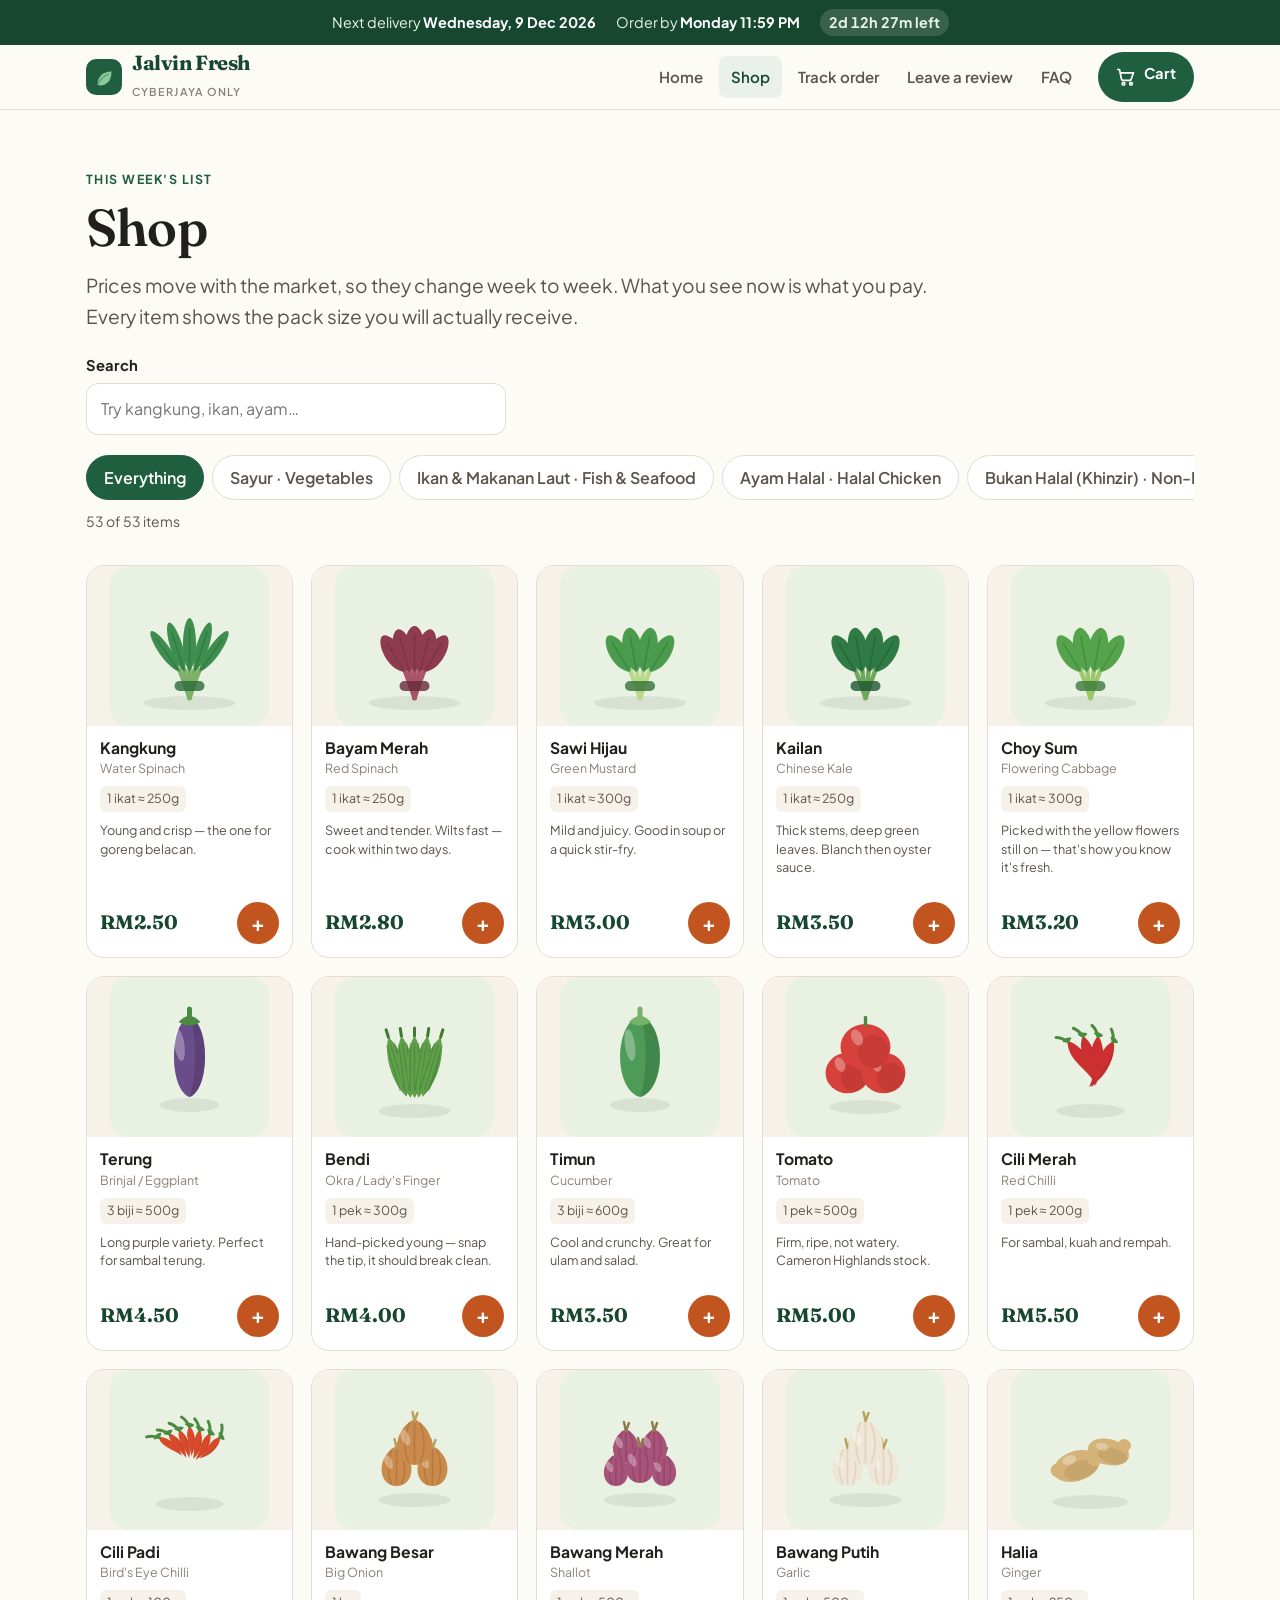
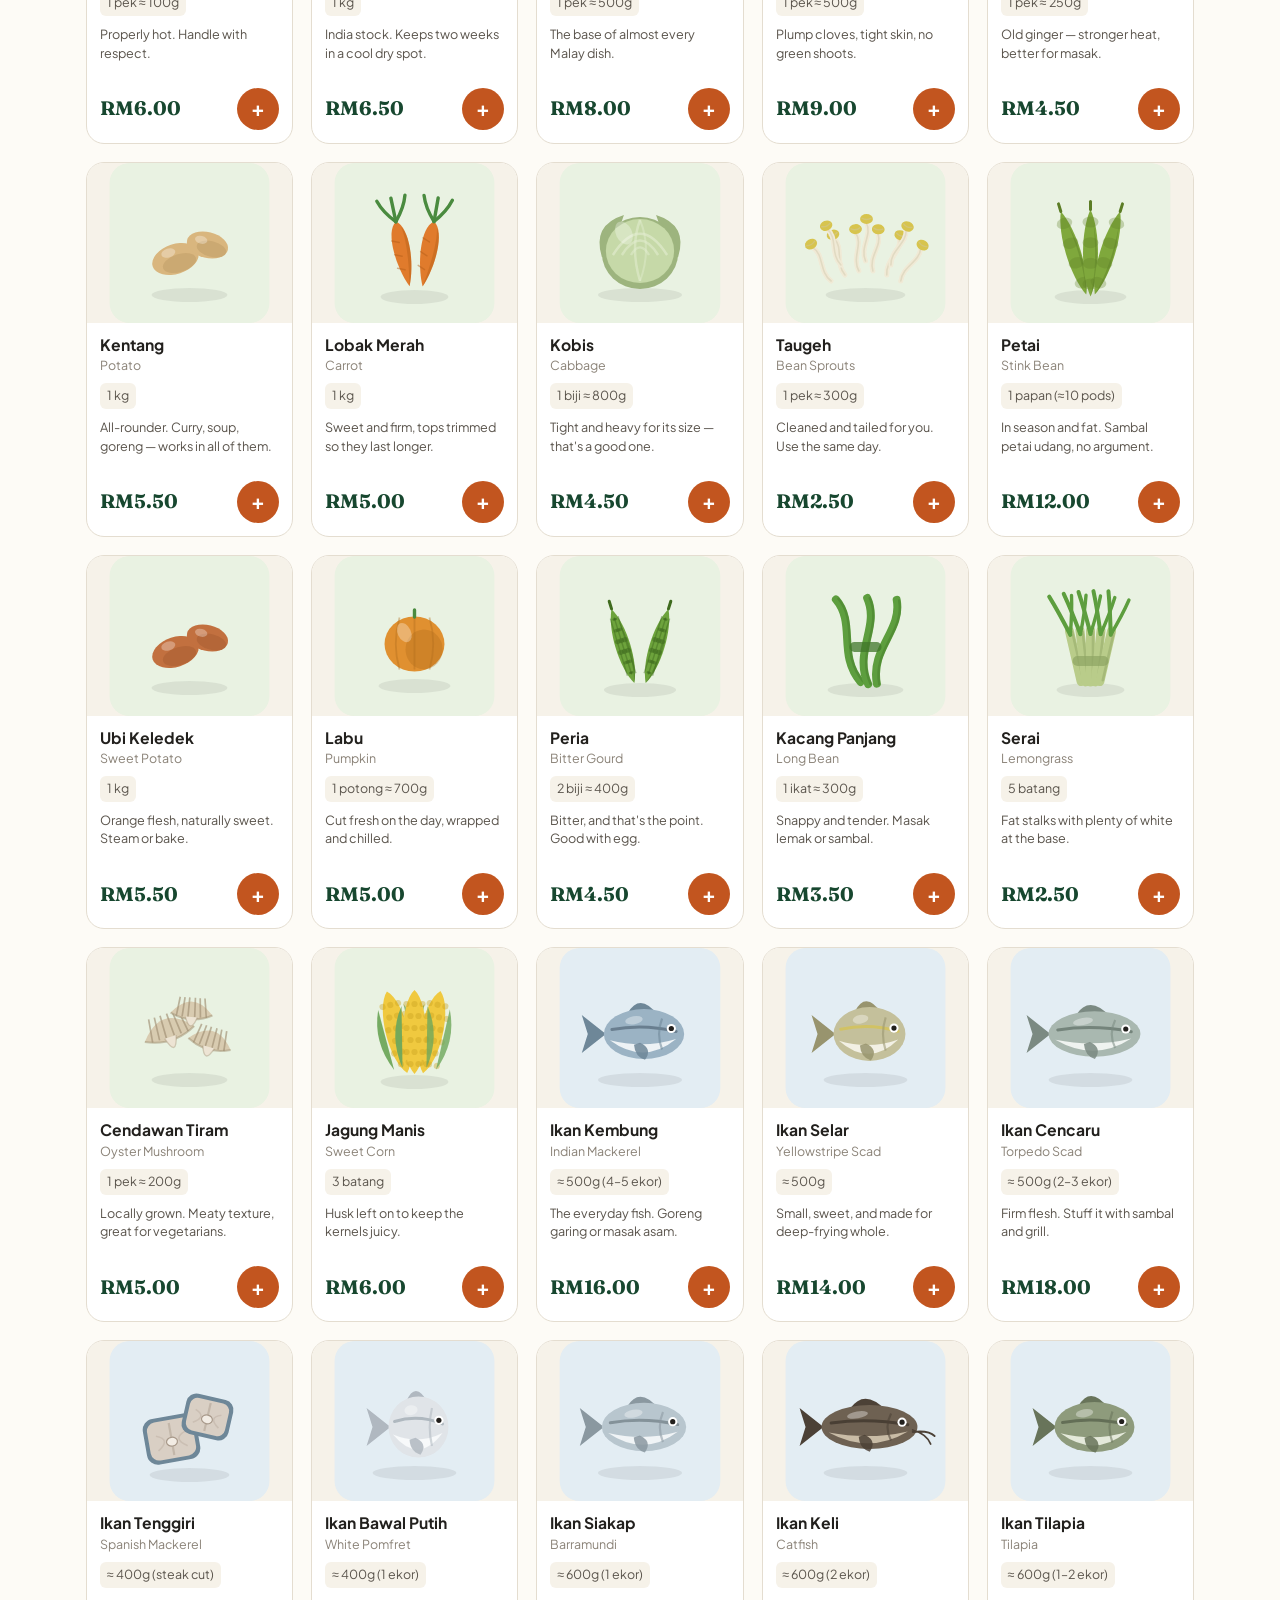
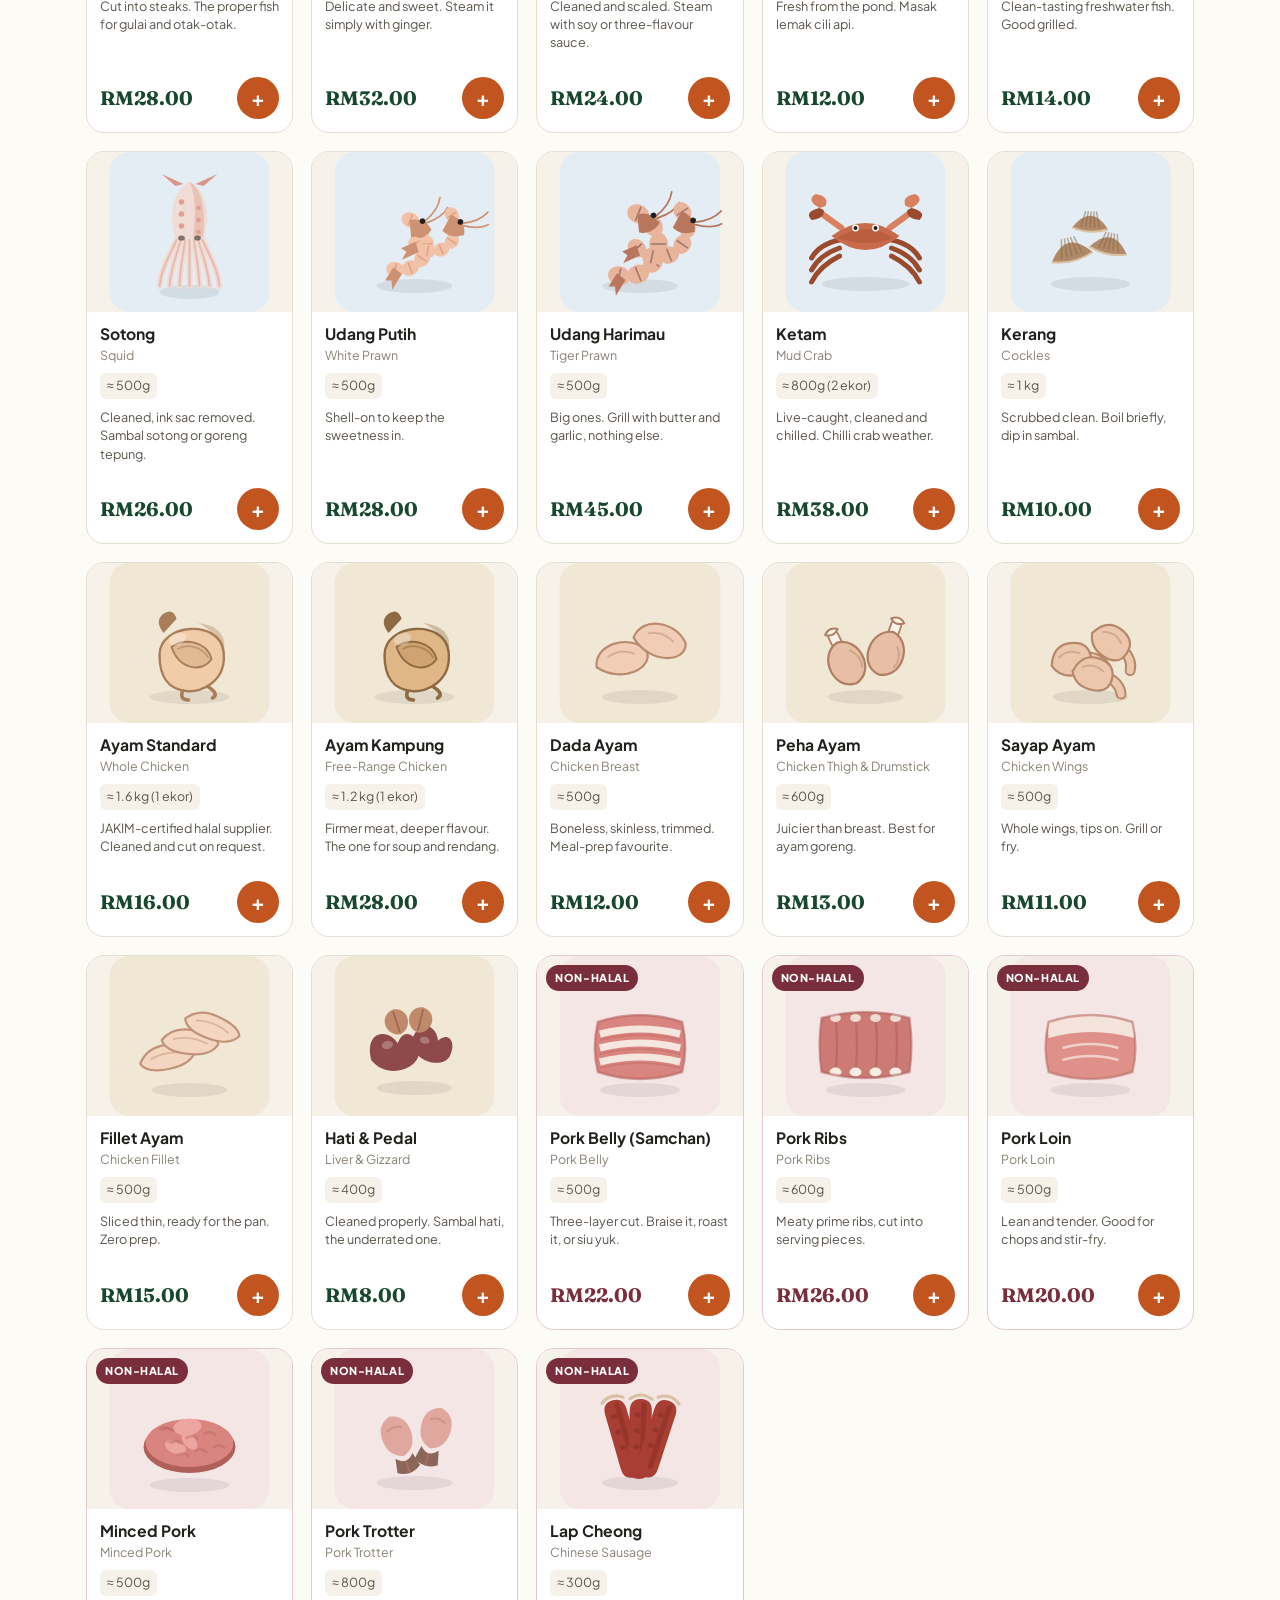
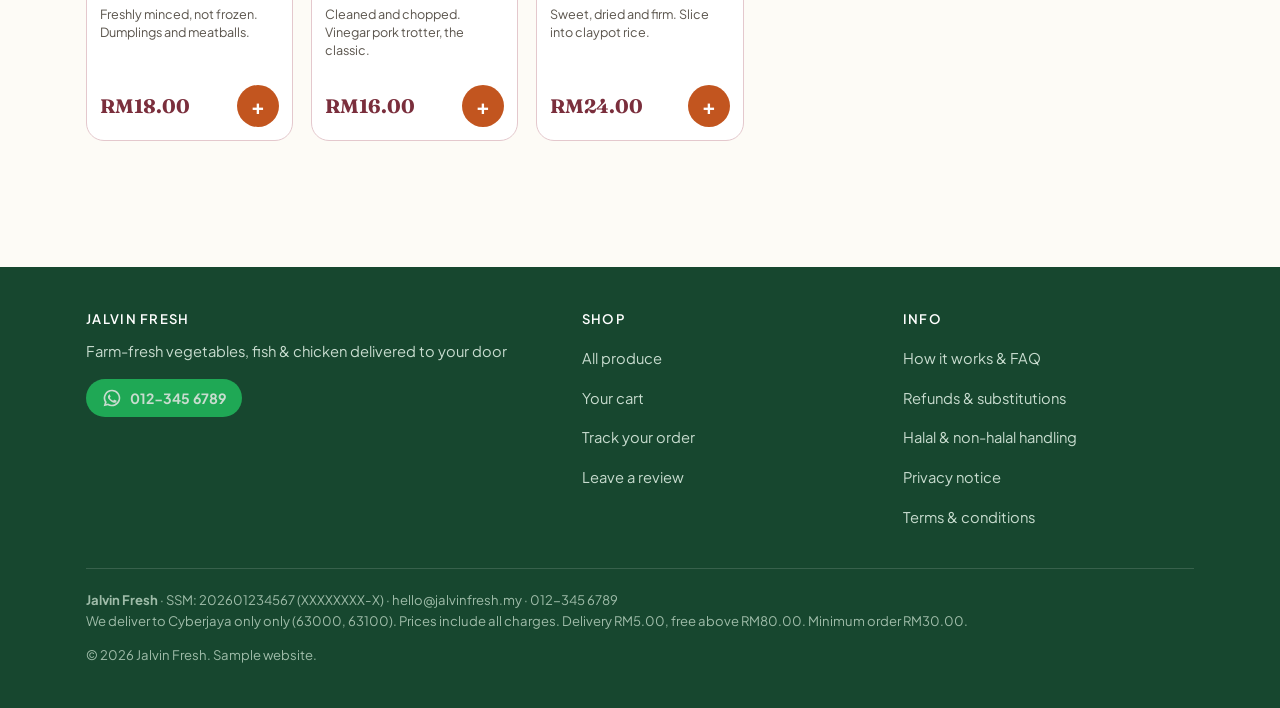
<file: shop.html>
<!doctype html>
<html lang="en">
<head>
<meta charset="utf-8">
<meta name="viewport" content="width=device-width, initial-scale=1">
<title>Shop — Jalvin Fresh</title>
<meta name="description" content="This week's fresh vegetables, fish, halal chicken and non-halal pork. Every price shows its pack size. Delivered in Cyberjaya on Wednesday and Saturday.">
<meta name="theme-color" content="#1F5F3F">
<link rel="icon" href="assets/img/favicon.svg" type="image/svg+xml">
<meta property="og:title" content="Shop this week — Jalvin Fresh">
<meta property="og:description" content="Fresh sayur, ikan and ayam bought from the farmer after you order. Cyberjaya delivery, Wednesday and Saturday.">
<meta property="og:image" content="assets/img/og-cover.svg">
<link rel="stylesheet" href="assets/css/styles.css">
</head>
<body class="has-bar">
<div id="site-head"></div>

<main>
  <section class="section" style="padding-bottom:18px">
    <div class="wrap">
      <p class="eyebrow">This week's list</p>
      <h1 style="margin-bottom:.25em">Shop</h1>
      <p class="lede">Prices move with the market, so they change week to week. What you see now is
        what you pay. Every item shows the pack size you will actually receive.</p>

      <div class="field" style="max-width:420px;margin-top:22px">
        <label for="q" class="label">Search</label>
        <input type="text" id="q" placeholder="Try kangkung, ikan, ayam…" autocomplete="off">
      </div>

      <div class="cats" id="cats" role="group" aria-label="Filter by category"></div>
      <div id="cat-notice"></div>
      <p class="muted small" id="count" aria-live="polite"></p>
    </div>
  </section>

  <section style="padding-bottom:70px">
    <div class="wrap">
      <div class="grid" id="grid"></div>
    </div>
  </section>
</main>

<div class="sticky-bar" id="bar" hidden>
  <div class="grow">
    <div class="money" id="bar-total">RM0.00</div>
    <div class="tiny muted" id="bar-note">Your basket</div>
  </div>
  <a class="btn btn--primary" href="cart.html">View basket</a>
</div>

<div id="site-foot"></div>

<script src="assets/js/config.js"></script>
<script src="data/products.js"></script>
<script src="assets/js/store.js"></script>
<script src="assets/js/catalogue.js"></script>
<script>
(function () {
  const S = window.Store, C = window.CONFIG, Cat = window.Catalogue;
  S.layout("shop.html");

  const grid = document.getElementById("grid");
  const catsEl = document.getElementById("cats");
  const noticeEl = document.getElementById("cat-notice");
  const countEl = document.getElementById("count");
  const qEl = document.getElementById("q");

  let active = "all", query = "";

  catsEl.innerHTML =
    '<button class="cat-tab" data-cat="all" aria-pressed="true">Everything</button>' +
    C.categories.map(c =>
      '<button class="cat-tab" data-cat="' + S.esc(c.id) + '" aria-pressed="false">' +
        S.esc(c.ms) + ' <span class="muted">· ' + S.esc(c.en) + "</span></button>").join("");

  function matches(p) {
    if (active !== "all" && p.category !== active) return false;
    if (!query) return true;
    const hay = (p.ms + " " + p.en + " " + (p.note || "")).toLowerCase();
    return hay.includes(query);
  }

  function draw() {
    const all = S.allProducts();
    const list = all.filter(matches);

    // In "Everything", push non-halal to the end so a shopper browsing halal
    // goods does not run into pork mid-scroll.
    if (active === "all") {
      list.sort((a, b) => (S.isNonHalal(a) ? 1 : 0) - (S.isNonHalal(b) ? 1 : 0));
    }

    Cat.render(grid, list, query
      ? 'Nothing matches "' + query + '". Try a shorter word, or the Malay name.'
      : "Nothing in this category right now.");

    countEl.textContent = list.length + " of " + all.length + " items" +
      (query ? ' matching "' + query + '"' : "");

    // The non-halal section is a visually separate world, with a notice you
    // have to read before you get to the products.
    const cat = C.categories.find(c => c.id === active);
    noticeEl.innerHTML = (cat && !cat.halal)
      ? '<div class="nonhalal-notice"><h3>Non-halal section</h3><p>These are pork products. ' +
        'They are stored, packed and delivered completely separately from everything else we sell ' +
        '— separate cooler, separate bags, separate handling. Nothing in this section will ever ' +
        'share a bag with your halal items. <a href="policies.html#halal">Read how we handle this</a>.</p></div>'
      : "";

    updateBar();
  }

  function updateBar() {
    const t = S.totals();
    const bar = document.getElementById("bar");
    bar.hidden = t.itemCount === 0;
    document.body.classList.toggle("has-bar", t.itemCount > 0);
    document.getElementById("bar-total").textContent = S.money(t.grand);
    document.getElementById("bar-note").textContent =
      t.belowMinimum ? "Add " + S.money(t.shortBy) + " to reach the " + S.money(C.minimumOrder) + " minimum"
      : t.freeDelivery ? t.itemCount + " items · free delivery"
      : t.itemCount + " items · " + S.money(t.awayFromFree) + " more for free delivery";
  }

  catsEl.addEventListener("click", e => {
    const b = e.target.closest(".cat-tab");
    if (!b) return;
    active = b.getAttribute("data-cat");
    S.$$(".cat-tab", catsEl).forEach(x =>
      x.setAttribute("aria-pressed", x === b ? "true" : "false"));
    draw();
  });

  let debounce;
  qEl.addEventListener("input", () => {
    clearTimeout(debounce);
    debounce = setTimeout(() => { query = qEl.value.trim().toLowerCase(); draw(); }, 140);
  });

  Cat.wire(grid);
  document.addEventListener("cart:change", updateBar);

  // Deep link: shop.html#nonhalal jumps straight to that category.
  const hash = (location.hash || "").replace("#", "");
  if (hash && C.categories.some(c => c.id === hash)) {
    active = hash;
    S.$$(".cat-tab", catsEl).forEach(x =>
      x.setAttribute("aria-pressed", x.getAttribute("data-cat") === hash ? "true" : "false"));
  }
  draw();
})();
</script>
</body>
</html>
</file>
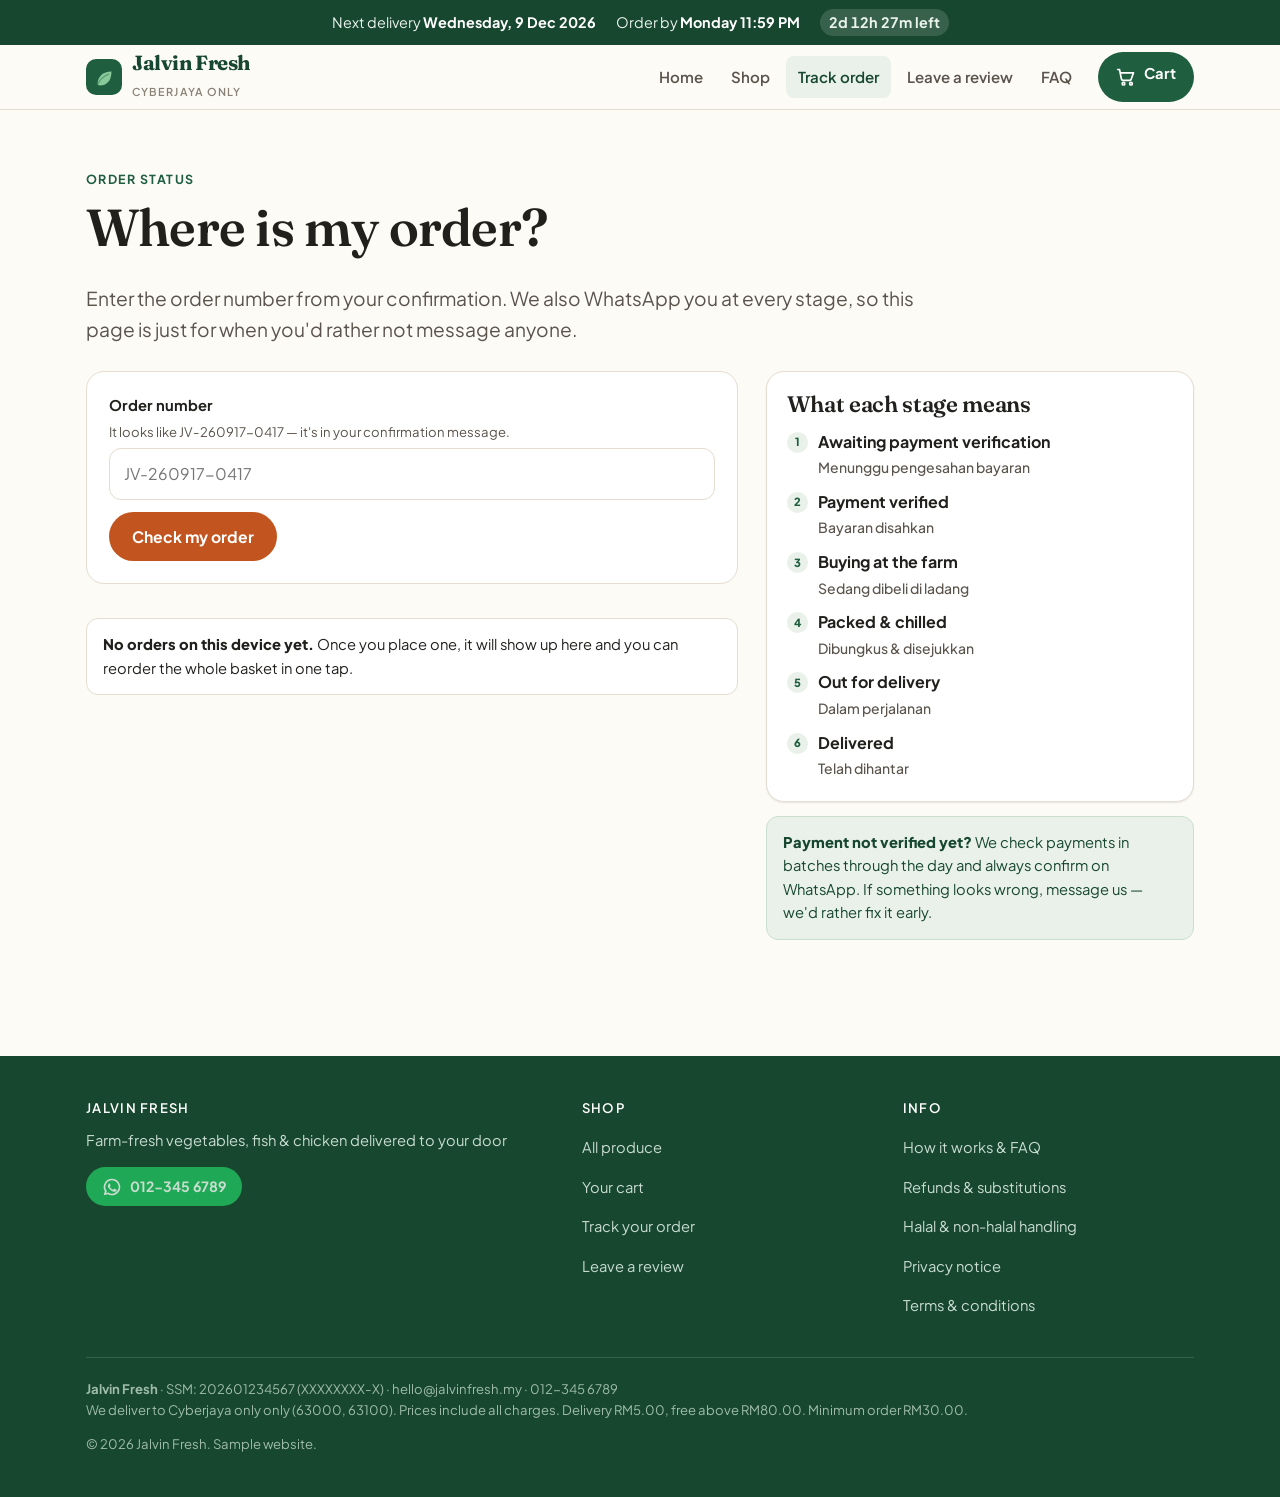
<file: track.html>
<!doctype html>
<html lang="en">
<head>
<meta charset="utf-8">
<meta name="viewport" content="width=device-width, initial-scale=1">
<title>Track your order — Jalvin Fresh</title>
<meta name="description" content="Check whether your payment has been verified, whether we've bought your goods yet, and when your Jalvin Fresh order is out for delivery.">
<meta name="theme-color" content="#1F5F3F">
<link rel="icon" href="assets/img/favicon.svg" type="image/svg+xml">
<link rel="stylesheet" href="assets/css/styles.css">
</head>
<body>
<div id="site-head"></div>

<main>
  <section class="section">
    <div class="wrap">
      <p class="eyebrow">Order status</p>
      <h1>Where is my order?</h1>
      <p class="lede">Enter the order number from your confirmation. We also WhatsApp you at every
        stage, so this page is just for when you'd rather not message anyone.</p>

      <div class="two-col" style="margin-top:26px">
        <div>
          <form class="panel" id="track-form" novalidate>
            <div class="field" style="margin-bottom:12px">
              <label for="ref">Order number</label>
              <p class="hint">It looks like JV-260917-0417 — it's in your confirmation message.</p>
              <input type="text" id="ref" name="ref" placeholder="JV-260917-0417" autocomplete="off"
                     spellcheck="false" style="text-transform:uppercase">
            </div>
            <button class="btn btn--primary" type="submit">Check my order</button>
          </form>

          <div id="result" style="margin-top:20px"></div>

          <!-- The customer's own saved orders, from this browser. -->
          <div id="mine" style="margin-top:34px"></div>
        </div>

        <div class="sticky-col">
          <div class="card">
            <h3 style="margin-top:0">What each stage means</h3>
            <div id="legend"></div>
          </div>
          <div class="notice notice--info" style="margin-top:14px">
            <b>Payment not verified yet?</b> We check payments in batches through the day and always
            confirm on WhatsApp. If something looks wrong, message us — we'd rather fix it early.
          </div>
        </div>
      </div>
    </div>
  </section>
</main>

<div id="site-foot"></div>

<script src="assets/js/config.js"></script>
<script src="data/products.js"></script>
<script src="data/order-status.js"></script>
<script src="assets/js/store.js"></script>
<script src="assets/js/track.js"></script>
<script>
(function () {
  const S = window.Store, C = window.CONFIG, T = window.Track;
  S.layout("track.html");

  const form = document.getElementById("track-form");
  const result = document.getElementById("result");

  document.getElementById("legend").innerHTML =
    '<ul class="hero__points" style="margin:0">' +
    C.orderStatuses.filter(s => s.step > 0).map(s =>
      '<li><span class="tick">' + s.step + "</span><span><b>" + S.esc(s.en) + "</b><br>" +
      '<span class="muted small">' + S.esc(s.ms) + "</span></span></li>").join("") + "</ul>";

  function run(ref) {
    const r = T.lookup(ref);
    result.innerHTML = T.resultHtml(r.ref, r.record);
    result.scrollIntoView({ behavior: "smooth", block: "nearest" });
  }

  form.addEventListener("submit", e => {
    e.preventDefault();
    const ref = form.ref.value.trim();
    if (!ref) { S.toast("Enter your order number first"); return; }
    run(ref);
    history.replaceState(null, "", "?ref=" + encodeURIComponent(ref.toUpperCase()));
  });

  // Deep link from a WhatsApp message: track.html?ref=JV-260917-0417
  const qs = new URLSearchParams(location.search).get("ref");
  if (qs) { form.ref.value = qs; run(qs); }

  /* ---- the customer's own orders, and one-tap reorder ------------------
     Weekly grocery orders repeat. Reordering last week's basket in one tap is
     the single highest-value feature for keeping a customer. */
  const mine = S.savedOrders();
  const host = document.getElementById("mine");
  if (mine.length) {
    host.innerHTML = "<h2>Your recent orders</h2>" +
      '<p class="muted small">Saved on this device only.</p>' +
      mine.slice(0, 5).map(o =>
        '<div class="card" style="margin-bottom:12px">' +
          '<div class="row between">' +
            "<div><b>" + S.esc(o.ref) + "</b><br>" +
              '<span class="muted small">' + S.esc(o.deliveryText) + " · " +
              S.money(o.grand) + " · " +
              (o.halal.length + o.nonhalal.length) + " items</span></div>" +
            '<div class="row" style="gap:8px">' +
              '<button class="btn btn--ghost btn--sm" data-check="' + S.esc(o.ref) + '">Check status</button>' +
              '<button class="btn btn--primary btn--sm" data-reorder="' + S.esc(o.ref) + '">Order again</button>' +
            "</div></div></div>").join("");

    host.addEventListener("click", e => {
      const c = e.target.closest("[data-check]");
      if (c) { form.ref.value = c.getAttribute("data-check"); run(c.getAttribute("data-check")); return; }
      const r = e.target.closest("[data-reorder]");
      if (!r) return;
      const o = mine.find(x => x.ref === r.getAttribute("data-reorder"));
      if (!o) return;
      let added = 0, skipped = [];
      o.halal.concat(o.nonhalal).forEach(l => {
        const p = S.productById(l.id);
        if (p && p.inStock !== false) { S.setQty(l.id, l.qty); added++; }
        else skipped.push(l.name);
      });
      S.toast(added + " items back in your basket" +
              (skipped.length ? " (" + skipped.join(", ") + " unavailable)" : ""));
      setTimeout(() => { location.href = "cart.html"; }, 900);
    });
  } else {
    host.innerHTML = '<div class="notice"><b>No orders on this device yet.</b> Once you place one, ' +
      'it will show up here and you can reorder the whole basket in one tap.</div>';
  }
})();
</script>
</body>
</html>
</file>
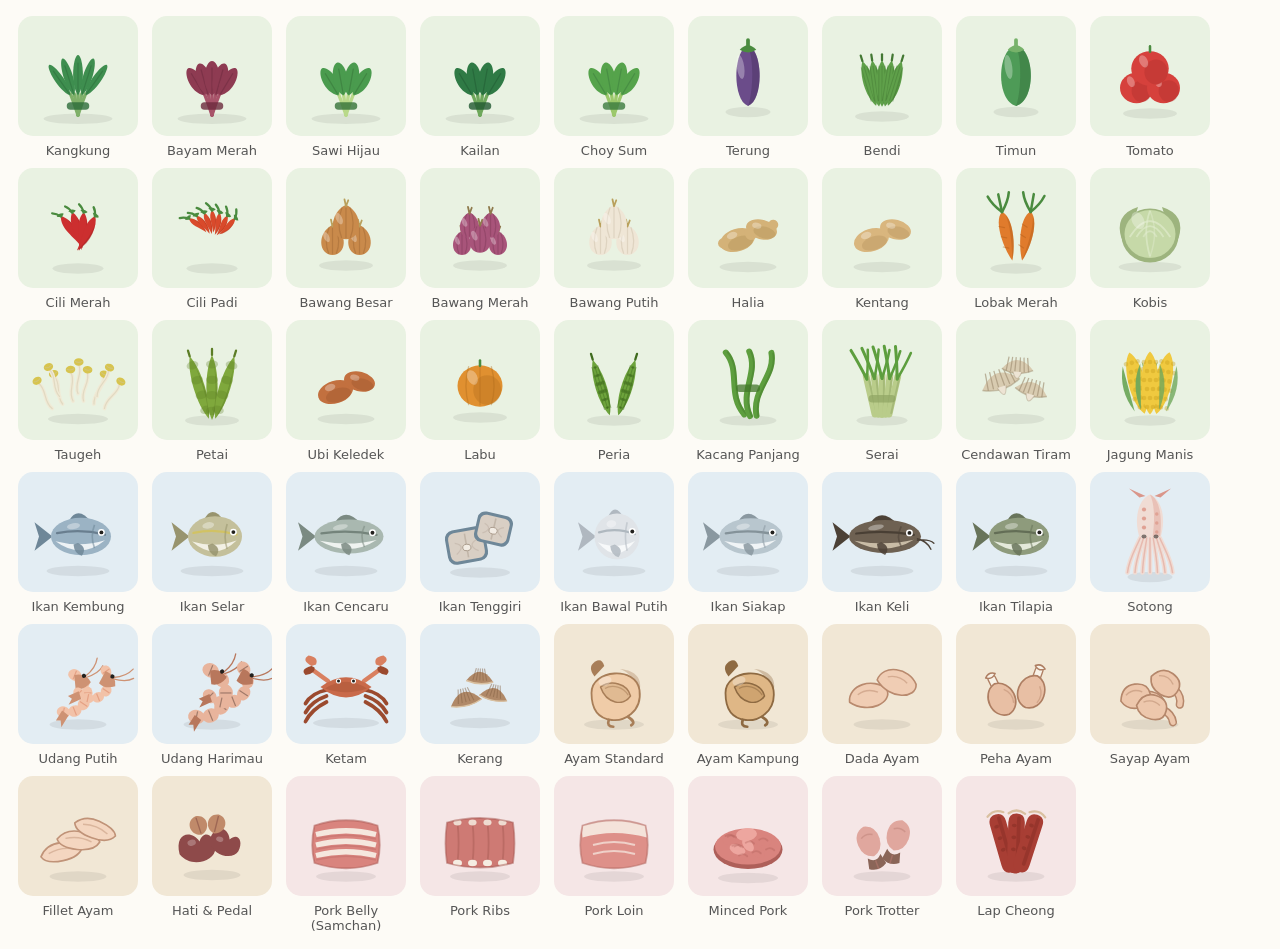
<file: tools/contact-sheet.html>
<!doctype html><meta charset="utf-8"><title>Art contact sheet</title><style>body{background:#FDFBF6;font:13px system-ui;margin:16px;display:flex;flex-wrap:wrap;gap:10px}figure{margin:0;width:124px;text-align:center}figcaption{margin-top:4px;color:#555}</style><figure><img src="../assets/img/products/kangkung.svg" width="120" height="120" alt=""><figcaption>Kangkung</figcaption></figure><figure><img src="../assets/img/products/bayam.svg" width="120" height="120" alt=""><figcaption>Bayam Merah</figcaption></figure><figure><img src="../assets/img/products/sawi.svg" width="120" height="120" alt=""><figcaption>Sawi Hijau</figcaption></figure><figure><img src="../assets/img/products/kailan.svg" width="120" height="120" alt=""><figcaption>Kailan</figcaption></figure><figure><img src="../assets/img/products/choysum.svg" width="120" height="120" alt=""><figcaption>Choy Sum</figcaption></figure><figure><img src="../assets/img/products/terung.svg" width="120" height="120" alt=""><figcaption>Terung</figcaption></figure><figure><img src="../assets/img/products/bendi.svg" width="120" height="120" alt=""><figcaption>Bendi</figcaption></figure><figure><img src="../assets/img/products/timun.svg" width="120" height="120" alt=""><figcaption>Timun</figcaption></figure><figure><img src="../assets/img/products/tomato.svg" width="120" height="120" alt=""><figcaption>Tomato</figcaption></figure><figure><img src="../assets/img/products/cili-merah.svg" width="120" height="120" alt=""><figcaption>Cili Merah</figcaption></figure><figure><img src="../assets/img/products/cili-padi.svg" width="120" height="120" alt=""><figcaption>Cili Padi</figcaption></figure><figure><img src="../assets/img/products/bawang-besar.svg" width="120" height="120" alt=""><figcaption>Bawang Besar</figcaption></figure><figure><img src="../assets/img/products/bawang-merah.svg" width="120" height="120" alt=""><figcaption>Bawang Merah</figcaption></figure><figure><img src="../assets/img/products/bawang-putih.svg" width="120" height="120" alt=""><figcaption>Bawang Putih</figcaption></figure><figure><img src="../assets/img/products/halia.svg" width="120" height="120" alt=""><figcaption>Halia</figcaption></figure><figure><img src="../assets/img/products/kentang.svg" width="120" height="120" alt=""><figcaption>Kentang</figcaption></figure><figure><img src="../assets/img/products/lobak-merah.svg" width="120" height="120" alt=""><figcaption>Lobak Merah</figcaption></figure><figure><img src="../assets/img/products/kobis.svg" width="120" height="120" alt=""><figcaption>Kobis</figcaption></figure><figure><img src="../assets/img/products/taugeh.svg" width="120" height="120" alt=""><figcaption>Taugeh</figcaption></figure><figure><img src="../assets/img/products/petai.svg" width="120" height="120" alt=""><figcaption>Petai</figcaption></figure><figure><img src="../assets/img/products/ubi-keledek.svg" width="120" height="120" alt=""><figcaption>Ubi Keledek</figcaption></figure><figure><img src="../assets/img/products/labu.svg" width="120" height="120" alt=""><figcaption>Labu</figcaption></figure><figure><img src="../assets/img/products/peria.svg" width="120" height="120" alt=""><figcaption>Peria</figcaption></figure><figure><img src="../assets/img/products/kacang-panjang.svg" width="120" height="120" alt=""><figcaption>Kacang Panjang</figcaption></figure><figure><img src="../assets/img/products/serai.svg" width="120" height="120" alt=""><figcaption>Serai</figcaption></figure><figure><img src="../assets/img/products/cendawan-tiram.svg" width="120" height="120" alt=""><figcaption>Cendawan Tiram</figcaption></figure><figure><img src="../assets/img/products/jagung.svg" width="120" height="120" alt=""><figcaption>Jagung Manis</figcaption></figure><figure><img src="../assets/img/products/ikan-kembung.svg" width="120" height="120" alt=""><figcaption>Ikan Kembung</figcaption></figure><figure><img src="../assets/img/products/ikan-selar.svg" width="120" height="120" alt=""><figcaption>Ikan Selar</figcaption></figure><figure><img src="../assets/img/products/ikan-cencaru.svg" width="120" height="120" alt=""><figcaption>Ikan Cencaru</figcaption></figure><figure><img src="../assets/img/products/ikan-tenggiri.svg" width="120" height="120" alt=""><figcaption>Ikan Tenggiri</figcaption></figure><figure><img src="../assets/img/products/ikan-bawal.svg" width="120" height="120" alt=""><figcaption>Ikan Bawal Putih</figcaption></figure><figure><img src="../assets/img/products/ikan-siakap.svg" width="120" height="120" alt=""><figcaption>Ikan Siakap</figcaption></figure><figure><img src="../assets/img/products/ikan-keli.svg" width="120" height="120" alt=""><figcaption>Ikan Keli</figcaption></figure><figure><img src="../assets/img/products/ikan-tilapia.svg" width="120" height="120" alt=""><figcaption>Ikan Tilapia</figcaption></figure><figure><img src="../assets/img/products/sotong.svg" width="120" height="120" alt=""><figcaption>Sotong</figcaption></figure><figure><img src="../assets/img/products/udang-putih.svg" width="120" height="120" alt=""><figcaption>Udang Putih</figcaption></figure><figure><img src="../assets/img/products/udang-harimau.svg" width="120" height="120" alt=""><figcaption>Udang Harimau</figcaption></figure><figure><img src="../assets/img/products/ketam.svg" width="120" height="120" alt=""><figcaption>Ketam</figcaption></figure><figure><img src="../assets/img/products/kerang.svg" width="120" height="120" alt=""><figcaption>Kerang</figcaption></figure><figure><img src="../assets/img/products/ayam-standard.svg" width="120" height="120" alt=""><figcaption>Ayam Standard</figcaption></figure><figure><img src="../assets/img/products/ayam-kampung.svg" width="120" height="120" alt=""><figcaption>Ayam Kampung</figcaption></figure><figure><img src="../assets/img/products/dada-ayam.svg" width="120" height="120" alt=""><figcaption>Dada Ayam</figcaption></figure><figure><img src="../assets/img/products/peha-ayam.svg" width="120" height="120" alt=""><figcaption>Peha Ayam</figcaption></figure><figure><img src="../assets/img/products/sayap-ayam.svg" width="120" height="120" alt=""><figcaption>Sayap Ayam</figcaption></figure><figure><img src="../assets/img/products/fillet-ayam.svg" width="120" height="120" alt=""><figcaption>Fillet Ayam</figcaption></figure><figure><img src="../assets/img/products/hati-pedal.svg" width="120" height="120" alt=""><figcaption>Hati & Pedal</figcaption></figure><figure><img src="../assets/img/products/pork-belly.svg" width="120" height="120" alt=""><figcaption>Pork Belly (Samchan)</figcaption></figure><figure><img src="../assets/img/products/pork-ribs.svg" width="120" height="120" alt=""><figcaption>Pork Ribs</figcaption></figure><figure><img src="../assets/img/products/pork-loin.svg" width="120" height="120" alt=""><figcaption>Pork Loin</figcaption></figure><figure><img src="../assets/img/products/minced-pork.svg" width="120" height="120" alt=""><figcaption>Minced Pork</figcaption></figure><figure><img src="../assets/img/products/pork-trotter.svg" width="120" height="120" alt=""><figcaption>Pork Trotter</figcaption></figure><figure><img src="../assets/img/products/lap-cheong.svg" width="120" height="120" alt=""><figcaption>Lap Cheong</figcaption></figure>
</file>
<file: assets/css/styles.css>
/* ============================================================================
   JALVIN FRESH — design system
   ----------------------------------------------------------------------------
   Type:   Fraunces (display) — a warm, slightly imperfect serif. Reads "farm,
           hand-picked, real people" rather than "supermarket chain".
           Plus Jakarta Sans (UI) — designed in Southeast Asia, very legible at
           small sizes on phones, clean numerals for prices.
   Colour: warm cream ground (food looks fresher on cream than on stark white),
           deep leaf green for the brand, terracotta reserved ONLY for actions
           so the eye learns that orange = do something, maroon for non-halal.
   ========================================================================= */

@import url('fonts.css');   /* self-hosted — see assets/fonts/README.txt */

:root {
  /* Ground + surfaces */
  --cream:        #FDFBF6;
  --surface:      #FFFFFF;
  --surface-2:    #F6F2E9;
  --border:       #E4DDD0;
  --border-soft:  #EFE9DD;

  /* Ink — never pure black on cream, it fatigues the eye */
  --ink:          #22201D;
  --ink-soft:     #5A544C;
  --ink-faint:    #8A8277;

  /* Brand */
  --green:        #1F5F3F;
  --green-dark:   #17472F;
  --green-tint:   #E9F1EA;
  --green-line:   #C9DFCE;

  /* Action — used for nothing except "do this" */
  --action:       #C2551F;
  --action-dark:  #A34413;
  --action-tint:  #FBEEE6;

  /* Non-halal — a visually different world from the green halal side */
  --maroon:       #7A2E3C;
  --maroon-dark:  #5E212C;
  --maroon-tint:  #F7EBED;
  --maroon-line:  #E4C8CD;

  /* Signals */
  --amber:        #8A6212;
  --amber-tint:   #FBF2DC;
  --danger:       #A32018;
  --danger-tint:  #FBEBE9;

  --shadow-sm: 0 1px 2px rgba(34,32,29,.06), 0 1px 3px rgba(34,32,29,.05);
  --shadow-md: 0 2px 4px rgba(34,32,29,.05), 0 8px 20px rgba(34,32,29,.07);
  --shadow-lg: 0 4px 10px rgba(34,32,29,.07), 0 18px 40px rgba(34,32,29,.10);

  --r-sm: 8px;  --r-md: 12px;  --r-lg: 18px;  --r-xl: 26px;
  --wrap: 1140px;

  --sans: 'Plus Jakarta Sans', -apple-system, BlinkMacSystemFont, 'Segoe UI',
          Roboto, 'Helvetica Neue', Arial, sans-serif;
  --serif: 'Fraunces', 'Iowan Old Style', 'Palatino Linotype', Palatino,
           Georgia, 'Times New Roman', serif;
}

/* ---------- reset ---------- */
*, *::before, *::after { box-sizing: border-box; }
html { -webkit-text-size-adjust: 100%; scroll-behavior: smooth; }
body {
  margin: 0;
  background: var(--cream);
  color: var(--ink);
  font-family: var(--sans);
  font-size: 16px;            /* never below 16 — iOS zooms on focus otherwise */
  line-height: 1.6;
  -webkit-font-smoothing: antialiased;
  overflow-x: hidden;
}
img, svg { max-width: 100%; display: block; }
/* [hidden] must beat component display rules like .sticky-bar{display:flex} */
[hidden] { display: none !important; }
/* Inline icons inherit no intrinsic size from an SVG without width/height. */
.btn svg, .cart-btn svg, .nav-toggle svg { width: 20px; height: 20px; flex: 0 0 auto; }
.brand__mark svg { width: 21px; height: 21px; }
.tick svg { width: 12px; height: 12px; }
button, input, select, textarea { font: inherit; color: inherit; }
a { color: var(--green); text-decoration-thickness: 1.5px; text-underline-offset: 3px; }
a:hover { color: var(--green-dark); }
:focus-visible { outline: 3px solid var(--action); outline-offset: 2px; border-radius: 4px; }
hr { border: 0; border-top: 1px solid var(--border); margin: 28px 0; }

/* ---------- type ---------- */
h1, h2, h3, h4 { font-family: var(--serif); font-weight: 600; line-height: 1.15;
                 letter-spacing: -.015em; margin: 0 0 .5em; color: var(--ink); }
h1 { font-size: clamp(2rem, 6vw, 3.25rem); }
h2 { font-size: clamp(1.5rem, 4vw, 2.2rem); }
h3 { font-size: clamp(1.15rem, 3vw, 1.4rem); }
h4 { font-size: 1.05rem; }
p  { margin: 0 0 1em; }
.lede { font-size: clamp(1.05rem, 2.4vw, 1.2rem); color: var(--ink-soft); max-width: 62ch; }
small, .small { font-size: .875rem; }
.tiny { font-size: .8rem; }
.muted { color: var(--ink-soft); }
.faint { color: var(--ink-faint); }
strong, b { font-weight: 700; }

/* Prices use tabular figures so columns line up down the page — it reads as
   "this shop is organised", which is worth more than it sounds. */
.price, .num, td.num, .money {
  font-variant-numeric: tabular-nums;
  font-feature-settings: 'tnum' 1;
}

.eyebrow {
  font-size: .78rem; font-weight: 700; letter-spacing: .12em;
  text-transform: uppercase; color: var(--green); margin-bottom: .6em;
}
.eyebrow.alt { color: var(--action); }

/* ---------- layout ---------- */
.wrap { width: 100%; max-width: var(--wrap); margin-inline: auto; padding-inline: 16px; }
.section { padding: 48px 0; }
.section-lg { padding: 64px 0; }
.stack > * + * { margin-top: 16px; }
.row { display: flex; gap: 12px; flex-wrap: wrap; align-items: center; }
.row.between { justify-content: space-between; }
.row.end { justify-content: flex-end; }
.grow { flex: 1 1 auto; }
.center { text-align: center; }
.hide { display: none !important; }

/* ---------- header ---------- */
.site-head { position: sticky; top: 0; z-index: 50; background: rgba(253,251,246,.94);
             backdrop-filter: blur(10px); border-bottom: 1px solid var(--border); }
.site-head__inner { display: flex; align-items: center; gap: 14px; height: 64px; }
.brand { display: flex; align-items: center; gap: 10px; text-decoration: none; flex: 0 0 auto; }
.brand__mark { width: 36px; height: 36px; border-radius: 10px; background: var(--green);
               display: grid; place-items: center; flex: 0 0 auto; }
.brand__name { font-family: var(--serif); font-weight: 700; font-size: 1.28rem;
               color: var(--green-dark); letter-spacing: -.02em; line-height: 1; }
.brand__sub { font-size: .68rem; letter-spacing: .1em; text-transform: uppercase;
              color: var(--ink-faint); font-weight: 600; }

.nav { display: flex; gap: 4px; margin-left: auto; align-items: center; }
.nav a { padding: 9px 12px; border-radius: var(--r-sm); text-decoration: none;
         color: var(--ink-soft); font-weight: 600; font-size: .94rem; white-space: nowrap; }
.nav a:hover { background: var(--green-tint); color: var(--green-dark); }
.nav a[aria-current="page"] { color: var(--green-dark); background: var(--green-tint); }

.cart-btn { position: relative; display: inline-flex; align-items: center; gap: 8px;
            background: var(--green); color: #fff; border: 0; border-radius: 999px;
            padding: 10px 18px; font-weight: 700; cursor: pointer; text-decoration: none;
            min-height: 44px; }
.cart-btn:hover { background: var(--green-dark); color: #fff; }
.cart-btn__count { background: var(--action); border-radius: 999px; min-width: 22px;
                   height: 22px; display: grid; place-items: center; font-size: .78rem;
                   padding: 0 6px; font-variant-numeric: tabular-nums; }

.nav-toggle { display: none; margin-left: auto; background: none; border: 1px solid var(--border);
              border-radius: var(--r-sm); width: 44px; height: 44px; cursor: pointer; }

/* ---------- cut-off bar: honest urgency, and it stops late orders ---------- */
.cutoff-bar { background: var(--green-dark); color: #EAF3EC; font-size: .9rem; }
.cutoff-bar__inner { display: flex; gap: 10px 20px; align-items: center; justify-content: center;
                     padding: 9px 0; flex-wrap: wrap; text-align: center; }
.cutoff-bar b { color: #fff; }
.cutoff-bar .clock { font-variant-numeric: tabular-nums; background: rgba(255,255,255,.14);
                     padding: 2px 9px; border-radius: 999px; font-weight: 700; }
.cutoff-bar.urgent { background: var(--danger); }

/* ---------- buttons ---------- */
.btn { display: inline-flex; align-items: center; justify-content: center; gap: 8px;
       min-height: 46px; padding: 11px 22px; border-radius: 999px; border: 1.5px solid transparent;
       font-weight: 700; font-size: .98rem; cursor: pointer; text-decoration: none;
       transition: background .15s, border-color .15s, transform .08s; white-space: nowrap; }
.btn:active { transform: translateY(1px); }
.btn--primary { background: var(--action); color: #fff; }
.btn--primary:hover { background: var(--action-dark); color: #fff; }
.btn--green { background: var(--green); color: #fff; }
.btn--green:hover { background: var(--green-dark); color: #fff; }
.btn--ghost { background: transparent; color: var(--green-dark); border-color: var(--border); }
.btn--ghost:hover { background: var(--green-tint); border-color: var(--green-line); }
.btn--wa { background: #1FA855; color: #fff; }
.btn--wa:hover { background: #178643; color: #fff; }
.btn--danger { background: transparent; color: var(--danger); border-color: var(--danger); }
.btn--danger:hover { background: var(--danger-tint); }
.btn--sm { min-height: 38px; padding: 7px 15px; font-size: .88rem; }
.btn--block { width: 100%; }
.btn[disabled], .btn[aria-disabled="true"] { opacity: .45; pointer-events: none; }

/* ---------- cards & panels ---------- */
.card { background: var(--surface); border: 1px solid var(--border); border-radius: var(--r-lg);
        padding: 20px; box-shadow: var(--shadow-sm); }
.panel { background: var(--surface); border: 1px solid var(--border); border-radius: var(--r-lg);
         padding: 22px; }
.tint { background: var(--green-tint); border-color: var(--green-line); }
.tint-warn { background: var(--amber-tint); border-color: #E8D9AE; }
.tint-danger { background: var(--danger-tint); border-color: #EFC9C5; }
.tint-action { background: var(--action-tint); border-color: #F0D7C6; }

/* ---------- hero ---------- */
.hero { padding: 40px 0 8px; }
.hero__grid { display: grid; gap: 28px; align-items: center; }
.hero h1 { margin-bottom: .35em; }
.hero h1 em { font-style: normal; color: var(--green); }
.hero__art { display: grid; grid-template-columns: repeat(3, 1fr); gap: 10px; }
.hero__art img { border-radius: var(--r-md); background: var(--surface-2); width: 100%; height: auto; }
.hero__points { list-style: none; padding: 0; margin: 20px 0 0; display: grid; gap: 9px; }
.hero__points li { display: flex; gap: 10px; align-items: flex-start; font-weight: 500; }
.tick { flex: 0 0 auto; width: 21px; height: 21px; border-radius: 50%; background: var(--green-tint);
        color: var(--green); display: grid; place-items: center; font-size: .7rem; font-weight: 800;
        margin-top: 3px; }

/* ---------- trust strip ---------- */
.trust { display: grid; grid-template-columns: repeat(2, 1fr); gap: 1px; background: var(--border);
         border: 1px solid var(--border); border-radius: var(--r-lg); overflow: hidden; }
.trust > div { background: var(--surface); padding: 16px 14px; text-align: center; }
.trust b { display: block; font-family: var(--serif); font-size: 1.15rem; color: var(--green-dark); }
.trust span { font-size: .82rem; color: var(--ink-soft); }

/* ---------- how it works ---------- */
.steps { display: grid; gap: 16px; counter-reset: step;
         grid-template-columns: repeat(auto-fit, minmax(210px, 1fr)); }
.step { background: var(--surface); border: 1px solid var(--border); border-radius: var(--r-lg);
        padding: 22px 20px; position: relative; }
.step::before { counter-increment: step; content: counter(step);
                font-family: var(--serif); font-size: 1.15rem; font-weight: 700; color: #fff;
                background: var(--green); width: 38px; height: 38px; border-radius: 50%;
                display: grid; place-items: center; margin-bottom: 12px; }
.step h3 { margin-bottom: .3em; font-size: 1.1rem; }
.step p { margin: 0; color: var(--ink-soft); font-size: .94rem; }

/* ---------- category tabs ---------- */
.cats { display: flex; gap: 8px; overflow-x: auto; padding: 4px 0 10px;
        scrollbar-width: thin; -webkit-overflow-scrolling: touch; }
.cat-tab { flex: 0 0 auto; border: 1.5px solid var(--border); background: var(--surface);
           border-radius: 999px; padding: 9px 17px; font-weight: 600; cursor: pointer;
           color: var(--ink-soft); min-height: 44px; white-space: nowrap; }
.cat-tab:hover { border-color: var(--green-line); color: var(--green-dark); }
.cat-tab[aria-pressed="true"] { background: var(--green); border-color: var(--green); color: #fff; }
.cat-tab[data-cat="nonhalal"][aria-pressed="true"] { background: var(--maroon); border-color: var(--maroon); }

/* ---------- product grid ---------- */
.grid { display: grid; gap: 14px; grid-template-columns: repeat(auto-fill, minmax(158px, 1fr)); }
.product { background: var(--surface); border: 1px solid var(--border); border-radius: var(--r-lg);
           overflow: hidden; display: flex; flex-direction: column; position: relative;
           transition: box-shadow .15s, transform .15s, border-color .15s; }
.product:hover { box-shadow: var(--shadow-md); transform: translateY(-2px); border-color: var(--green-line); }
.product--nonhalal { border-color: var(--maroon-line); }
.product--nonhalal:hover { border-color: var(--maroon); }
.product__img { width: 100%; aspect-ratio: 1; background: var(--surface-2); }
.product__body { padding: 12px 13px 13px; display: flex; flex-direction: column; gap: 2px; flex: 1; }
.product__ms { font-weight: 700; font-size: .98rem; line-height: 1.25; }
.product__en { font-size: .78rem; color: var(--ink-faint); }
/* Pack size is always visible. Hidden weights destroy trust in grocery. */
.product__pack { font-size: .78rem; color: var(--ink-soft); margin-top: 5px;
                 background: var(--surface-2); border-radius: 6px; padding: 3px 7px;
                 display: inline-block; align-self: flex-start; }
.product__note { font-size: .79rem; color: var(--ink-soft); margin-top: 7px; line-height: 1.45; }
.product__foot { margin-top: auto; padding-top: 11px; display: flex; align-items: center;
                 justify-content: space-between; gap: 8px; }
.product__price { font-family: var(--serif); font-size: 1.22rem; font-weight: 700;
                  color: var(--green-dark); font-variant-numeric: tabular-nums; }
.product--nonhalal .product__price { color: var(--maroon); }
.product__add { width: 42px; height: 42px; border-radius: 50%; border: 0; background: var(--action);
                color: #fff; font-size: 1.3rem; font-weight: 700; cursor: pointer; flex: 0 0 auto;
                display: grid; place-items: center; line-height: 1; }
.product__add:hover { background: var(--action-dark); }
.product.is-out { opacity: .62; }
.product.is-out .product__add { background: var(--ink-faint); pointer-events: none; }

.stepper { display: flex; align-items: center; gap: 2px; background: var(--action);
           border-radius: 999px; padding: 3px; }
.stepper button { width: 36px; height: 36px; border: 0; background: transparent; color: #fff;
                  font-size: 1.15rem; font-weight: 700; cursor: pointer; border-radius: 50%; line-height: 1; }
.stepper button:hover { background: rgba(255,255,255,.2); }
.stepper span { min-width: 24px; text-align: center; color: #fff; font-weight: 700;
                font-variant-numeric: tabular-nums; }

.badge { position: absolute; top: 9px; left: 9px; font-size: .68rem; font-weight: 800;
         letter-spacing: .05em; text-transform: uppercase; padding: 4px 9px; border-radius: 999px;
         background: var(--green); color: #fff; }
.badge--nonhalal { background: var(--maroon); }
.badge--out { background: var(--ink-faint); }
.badge--halal { background: var(--green); }

/* ---------- non-halal gate: a visually separate world ---------- */
.nonhalal-notice { background: var(--maroon-tint); border: 1.5px solid var(--maroon-line);
                   border-left: 5px solid var(--maroon); border-radius: var(--r-md);
                   padding: 16px 18px; margin-bottom: 18px; }
.nonhalal-notice h3 { color: var(--maroon-dark); margin-bottom: .3em; font-size: 1.05rem; }
.nonhalal-notice p { margin: 0; font-size: .9rem; color: var(--maroon-dark); }

/* ---------- forms ---------- */
.field { margin-bottom: 16px; }
.field label, .label { display: block; font-weight: 700; font-size: .92rem; margin-bottom: 6px; }
.field .hint { font-size: .82rem; color: var(--ink-soft); margin: -2px 0 6px; font-weight: 400; }
.input, input[type="text"], input[type="tel"], input[type="email"], input[type="number"],
select, textarea {
  width: 100%; padding: 12px 14px; border: 1.5px solid var(--border); border-radius: var(--r-md);
  background: var(--surface); font-size: 16px; min-height: 48px;
}
textarea { min-height: 88px; resize: vertical; }
.input:focus, input:focus, select:focus, textarea:focus {
  border-color: var(--green); outline: none; box-shadow: 0 0 0 3px var(--green-tint); }
.input.is-error, input.is-error, select.is-error { border-color: var(--danger);
  box-shadow: 0 0 0 3px var(--danger-tint); }
.err { color: var(--danger); font-size: .85rem; font-weight: 600; margin-top: 6px; display: none; }
.err.show { display: block; }
.field-row { display: grid; gap: 14px; }

.choice { display: block; border: 1.5px solid var(--border); border-radius: var(--r-md);
          padding: 13px 15px; cursor: pointer; background: var(--surface); margin-bottom: 9px; }
.choice:hover { border-color: var(--green-line); background: var(--green-tint); }
.choice input { margin-right: 9px; accent-color: var(--green); width: auto; min-height: 0; }
.choice.is-on { border-color: var(--green); background: var(--green-tint); box-shadow: 0 0 0 1px var(--green); }
.choice b { display: inline; }
.choice .why { display: block; font-size: .85rem; color: var(--ink-soft); margin-top: 3px;
               margin-left: 25px; }
.choice.is-disabled { opacity: .5; pointer-events: none; }

/* ---------- cart ---------- */
.line { display: grid; grid-template-columns: 58px 1fr auto; gap: 12px; align-items: center;
        padding: 13px 0; border-bottom: 1px solid var(--border-soft); }
.line:last-child { border-bottom: 0; }
.line img { width: 58px; height: 58px; border-radius: var(--r-sm); background: var(--surface-2); }
.line__name { font-weight: 700; font-size: .95rem; line-height: 1.3; }
.line__meta { font-size: .8rem; color: var(--ink-soft); }
.line__right { text-align: right; display: grid; gap: 6px; justify-items: end; }
.line__total { font-weight: 700; font-variant-numeric: tabular-nums; }
.link-remove { background: none; border: 0; color: var(--ink-faint); font-size: .8rem;
               cursor: pointer; text-decoration: underline; padding: 4px; }
.link-remove:hover { color: var(--danger); }

.totals { display: grid; gap: 9px; }
.totals div { display: flex; justify-content: space-between; gap: 12px; }
.totals .grand { border-top: 1.5px solid var(--border); padding-top: 12px; margin-top: 3px;
                 font-family: var(--serif); font-size: 1.32rem; font-weight: 700; color: var(--green-dark); }
.totals .money { font-variant-numeric: tabular-nums; }

.cart-group-head { display: flex; align-items: center; gap: 9px; margin: 22px 0 2px;
                   font-weight: 800; font-size: .82rem; letter-spacing: .08em; text-transform: uppercase; }
.cart-group-head.halal { color: var(--green); }
.cart-group-head.nonhalal { color: var(--maroon); }
.cart-group-head::after { content: ""; flex: 1; height: 1px; background: currentColor; opacity: .25; }

/* ---------- QR payment ---------- */
.qr-box { text-align: center; }
.qr-box img { width: 210px; height: 210px; margin: 0 auto; border-radius: var(--r-md);
              border: 1px solid var(--border); background: #fff; }
.orderref { font-family: var(--serif); font-size: clamp(1.4rem, 5vw, 1.9rem); font-weight: 700;
            letter-spacing: .04em; color: var(--green-dark); background: var(--green-tint);
            border: 1.5px dashed var(--green); border-radius: var(--r-md); padding: 12px 16px;
            display: inline-block; font-variant-numeric: tabular-nums; }

/* ---------- stars & reviews ---------- */
.stars { display: inline-flex; gap: 2px; color: #E0A11B; }
.stars svg { width: 18px; height: 18px; }
.stars--lg svg { width: 30px; height: 30px; }
.star-pick { display: flex; gap: 6px; }
.star-pick button { background: none; border: 0; cursor: pointer; padding: 3px; line-height: 0;
                    color: var(--border); min-height: 44px; }
.star-pick button svg { width: 38px; height: 38px; }
.star-pick button.on { color: #E0A11B; }

.review { background: var(--surface); border: 1px solid var(--border); border-radius: var(--r-lg);
          padding: 20px; display: flex; flex-direction: column; gap: 9px; }
.review__text { font-family: var(--serif); font-size: 1.04rem; line-height: 1.5; color: var(--ink); }
.review__who { font-size: .86rem; color: var(--ink-soft); }
.review__who b { color: var(--ink); }
.avatar { width: 40px; height: 40px; border-radius: 50%; background: var(--green-tint);
          color: var(--green-dark); display: grid; place-items: center; font-weight: 800;
          font-size: .95rem; flex: 0 0 auto; }

/* ---------- order status tracker ---------- */
.track-steps { list-style: none; padding: 0; margin: 0; }
.track-steps li { display: grid; grid-template-columns: 34px 1fr; gap: 14px; position: relative;
                  padding-bottom: 22px; }
.track-steps li::before { content: ""; position: absolute; left: 16px; top: 30px; bottom: -4px;
                          width: 2px; background: var(--border); }
.track-steps li:last-child { padding-bottom: 0; }
.track-steps li:last-child::before { display: none; }
.track-dot { width: 34px; height: 34px; border-radius: 50%; background: var(--surface);
             border: 2px solid var(--border); display: grid; place-items: center;
             font-weight: 800; font-size: .85rem; color: var(--ink-faint); z-index: 1; }
.track-steps li.done .track-dot { background: var(--green); border-color: var(--green); color: #fff; }
.track-steps li.done::before { background: var(--green); }
.track-steps li.now .track-dot { background: var(--action); border-color: var(--action); color: #fff;
                                 box-shadow: 0 0 0 5px var(--action-tint); }
.track-steps li.now .track-label { color: var(--action-dark); font-weight: 800; }
.track-label { font-weight: 700; padding-top: 4px; display: block; }
.track-sub { font-size: .84rem; color: var(--ink-soft); display: block; }

/* ---------- tables (admin) ---------- */
.table-wrap { overflow-x: auto; -webkit-overflow-scrolling: touch;
              border: 1px solid var(--border); border-radius: var(--r-md); background: var(--surface); }
table { border-collapse: collapse; width: 100%; font-size: .9rem; min-width: 620px; }
th, td { padding: 10px 12px; text-align: left; border-bottom: 1px solid var(--border-soft);
         vertical-align: middle; }
th { background: var(--surface-2); font-weight: 700; font-size: .8rem; letter-spacing: .04em;
     text-transform: uppercase; color: var(--ink-soft); position: sticky; top: 0; }
tbody tr:hover { background: var(--green-tint); }
td input, td select { min-height: 38px; padding: 6px 9px; font-size: .9rem; }
td.num, th.num { text-align: right; font-variant-numeric: tabular-nums; }
.pill { display: inline-block; padding: 2px 9px; border-radius: 999px; font-size: .76rem;
        font-weight: 700; background: var(--surface-2); color: var(--ink-soft); white-space: nowrap; }
.pill--good { background: var(--green-tint); color: var(--green-dark); }
.pill--warn { background: var(--amber-tint); color: var(--amber); }
.pill--bad  { background: var(--danger-tint); color: var(--danger); }

/* ---------- admin tabs ---------- */
.tabs { display: flex; gap: 4px; border-bottom: 2px solid var(--border); margin-bottom: 22px;
        overflow-x: auto; }
.tabs button { background: none; border: 0; border-bottom: 3px solid transparent; margin-bottom: -2px;
               padding: 11px 15px; font-weight: 700; color: var(--ink-soft); cursor: pointer;
               white-space: nowrap; min-height: 46px; }
.tabs button[aria-selected="true"] { color: var(--green-dark); border-bottom-color: var(--green); }

/* ---------- misc ---------- */
.notice { border-radius: var(--r-md); padding: 14px 16px; font-size: .92rem;
          border: 1.5px solid var(--border); background: var(--surface); }
.notice--info { background: var(--green-tint); border-color: var(--green-line); color: var(--green-dark); }
.notice--warn { background: var(--amber-tint); border-color: #E8D9AE; color: var(--amber); }
.notice--danger { background: var(--danger-tint); border-color: #EFC9C5; color: var(--danger); }
.notice b { font-weight: 800; }

.empty { text-align: center; padding: 50px 20px; color: var(--ink-soft); }
.empty h3 { color: var(--ink); }

.faq details { border: 1px solid var(--border); border-radius: var(--r-md); background: var(--surface);
               padding: 0; margin-bottom: 10px; }
.faq summary { cursor: pointer; padding: 15px 18px; font-weight: 700; list-style: none;
               display: flex; justify-content: space-between; gap: 12px; align-items: center; }
.faq summary::-webkit-details-marker { display: none; }
.faq summary::after { content: "+"; font-size: 1.4rem; color: var(--green); font-weight: 400;
                      line-height: 1; flex: 0 0 auto; }
.faq details[open] summary::after { content: "–"; }
.faq .body { padding: 0 18px 16px; color: var(--ink-soft); font-size: .95rem; }
.faq .body > :last-child { margin-bottom: 0; }

/* Sticky mobile cart bar — thumb-reachable, the single most important
   conversion control on a phone. */
.sticky-bar { position: fixed; left: 0; right: 0; bottom: 0; z-index: 60;
              background: var(--surface); border-top: 1px solid var(--border);
              box-shadow: 0 -4px 20px rgba(34,32,29,.09);
              padding: 11px 16px calc(11px + env(safe-area-inset-bottom));
              display: flex; align-items: center; gap: 12px; }
.sticky-bar .money { font-family: var(--serif); font-size: 1.15rem; font-weight: 700;
                     color: var(--green-dark); }
body.has-bar { padding-bottom: 86px; }

/* ---------- footer ---------- */
.site-foot { background: var(--green-dark); color: #C8DCCF; margin-top: 56px;
             padding: 44px 0 30px; font-size: .92rem; }
.site-foot h4 { color: #fff; font-family: var(--sans); font-size: .82rem; letter-spacing: .1em;
                text-transform: uppercase; margin-bottom: 14px; }
.site-foot a { color: #C8DCCF; text-decoration: none; }
.site-foot a:hover { color: #fff; text-decoration: underline; }
.site-foot ul { list-style: none; padding: 0; margin: 0; display: grid; gap: 2px; }
.site-foot ul a { display: inline-block; padding: 7px 0; min-height: 24px; }
.foot-grid { display: grid; gap: 30px; }
.foot-legal { border-top: 1px solid rgba(255,255,255,.14); margin-top: 32px; padding-top: 20px;
              font-size: .82rem; color: #9FBCA9; }

/* ---------- responsive ---------- */
@media (max-width: 860px) {
  .nav { position: fixed; inset: 64px 0 auto; background: var(--cream); flex-direction: column;
         align-items: stretch; padding: 12px 16px 20px; border-bottom: 1px solid var(--border);
         box-shadow: var(--shadow-md); display: none; }
  .nav.open { display: flex; }
  .nav a { padding: 13px 12px; font-size: 1rem; }
  .nav-toggle { display: grid; place-items: center; }
  .site-head__inner { gap: 10px; }
  .cart-btn { padding: 10px 14px; }
  .cart-btn .label { display: none; }
}
@media (min-width: 620px) {
  .field-row { grid-template-columns: 1fr 1fr; }
  .trust { grid-template-columns: repeat(4, 1fr); }
  .grid { grid-template-columns: repeat(auto-fill, minmax(196px, 1fr)); gap: 18px; }
  .foot-grid { grid-template-columns: 1.6fr 1fr 1fr; }
}
@media (min-width: 900px) {
  .hero { padding: 64px 0 20px; }
  .hero__grid { grid-template-columns: 1.05fr .95fr; gap: 44px; }
  .section { padding: 60px 0; }
  .section-lg { padding: 84px 0; }
  .two-col { display: grid; grid-template-columns: 1.4fr .92fr; gap: 28px; align-items: start; }
  .sticky-col { position: sticky; top: 132px; }
}

@media (prefers-reduced-motion: reduce) {
  *, *::before, *::after { animation-duration: .01ms !important; transition-duration: .01ms !important;
                           scroll-behavior: auto !important; }
}

@media print {
  .site-head, .cutoff-bar, .site-foot, .sticky-bar, .tabs, .no-print { display: none !important; }
  body { background: #fff; }
  .card, .panel, .table-wrap { border-color: #999; box-shadow: none; }
  table { min-width: 0; }
}
</file>
